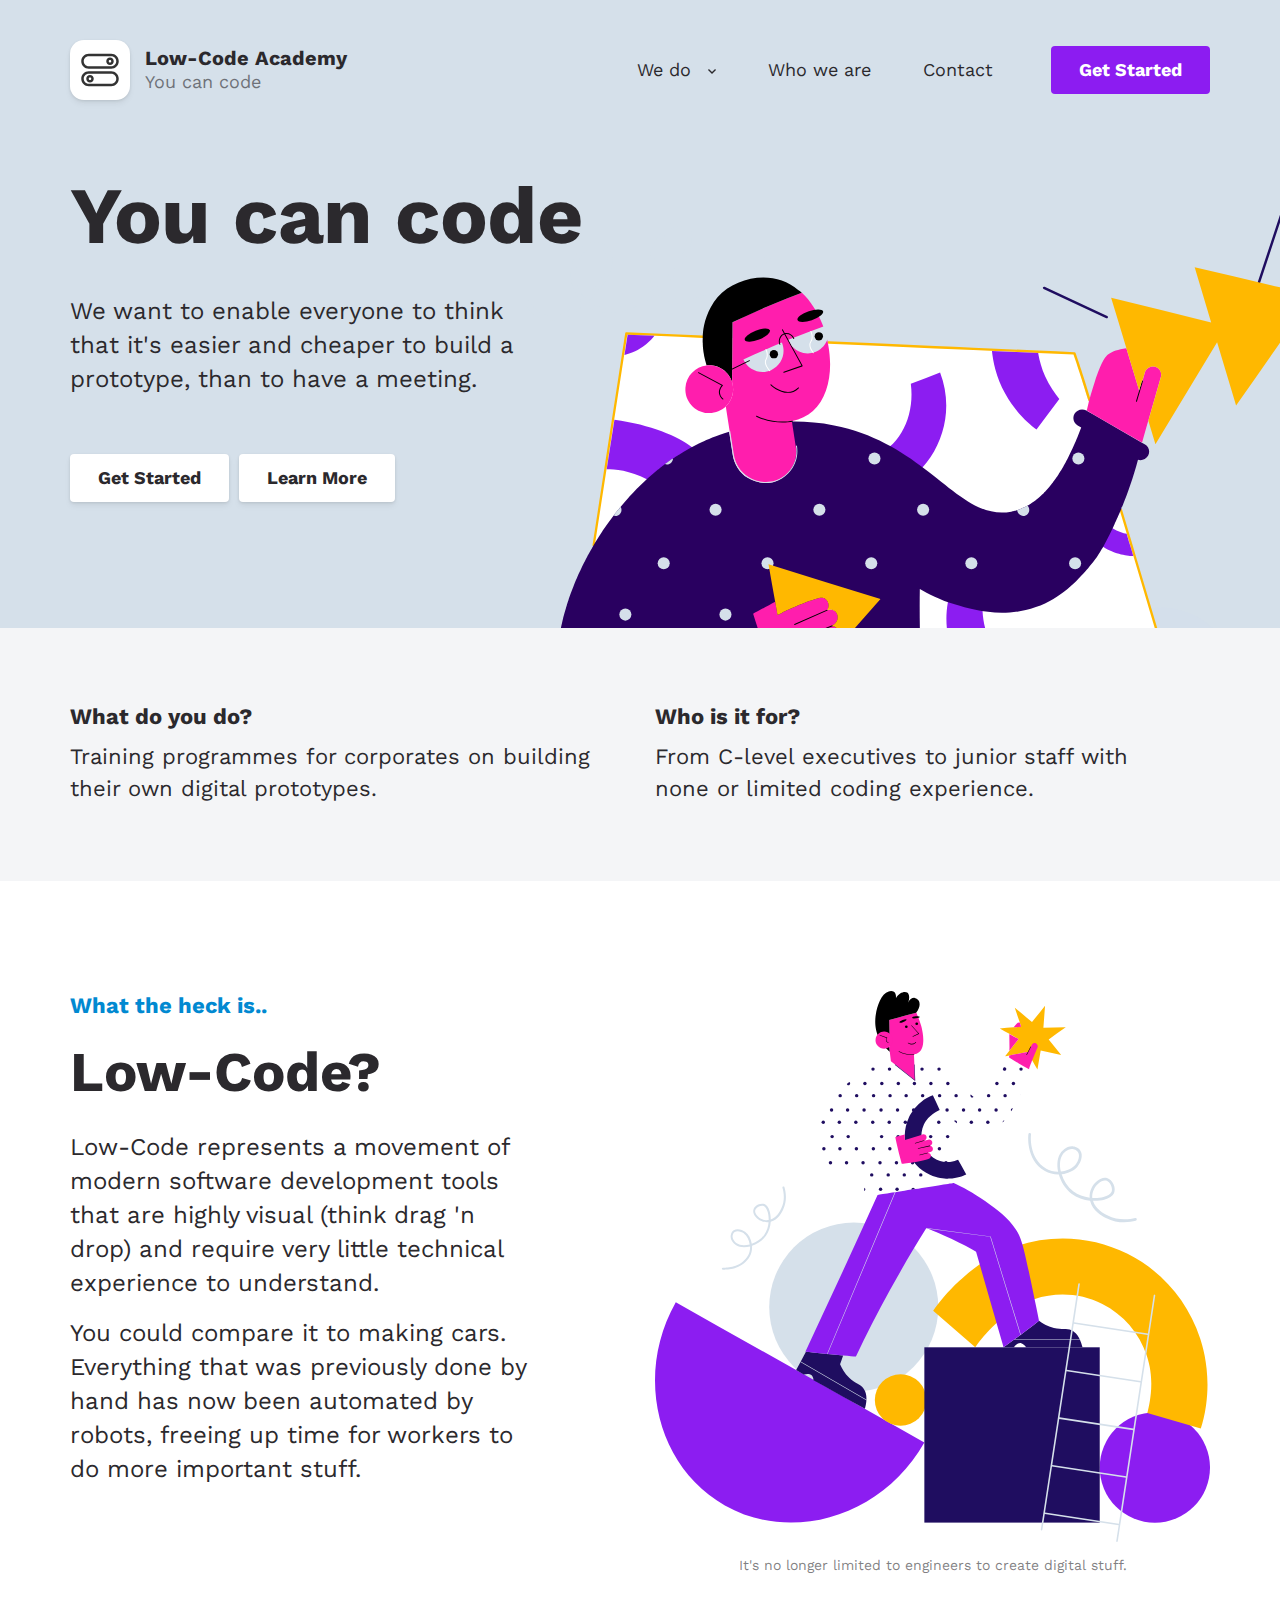
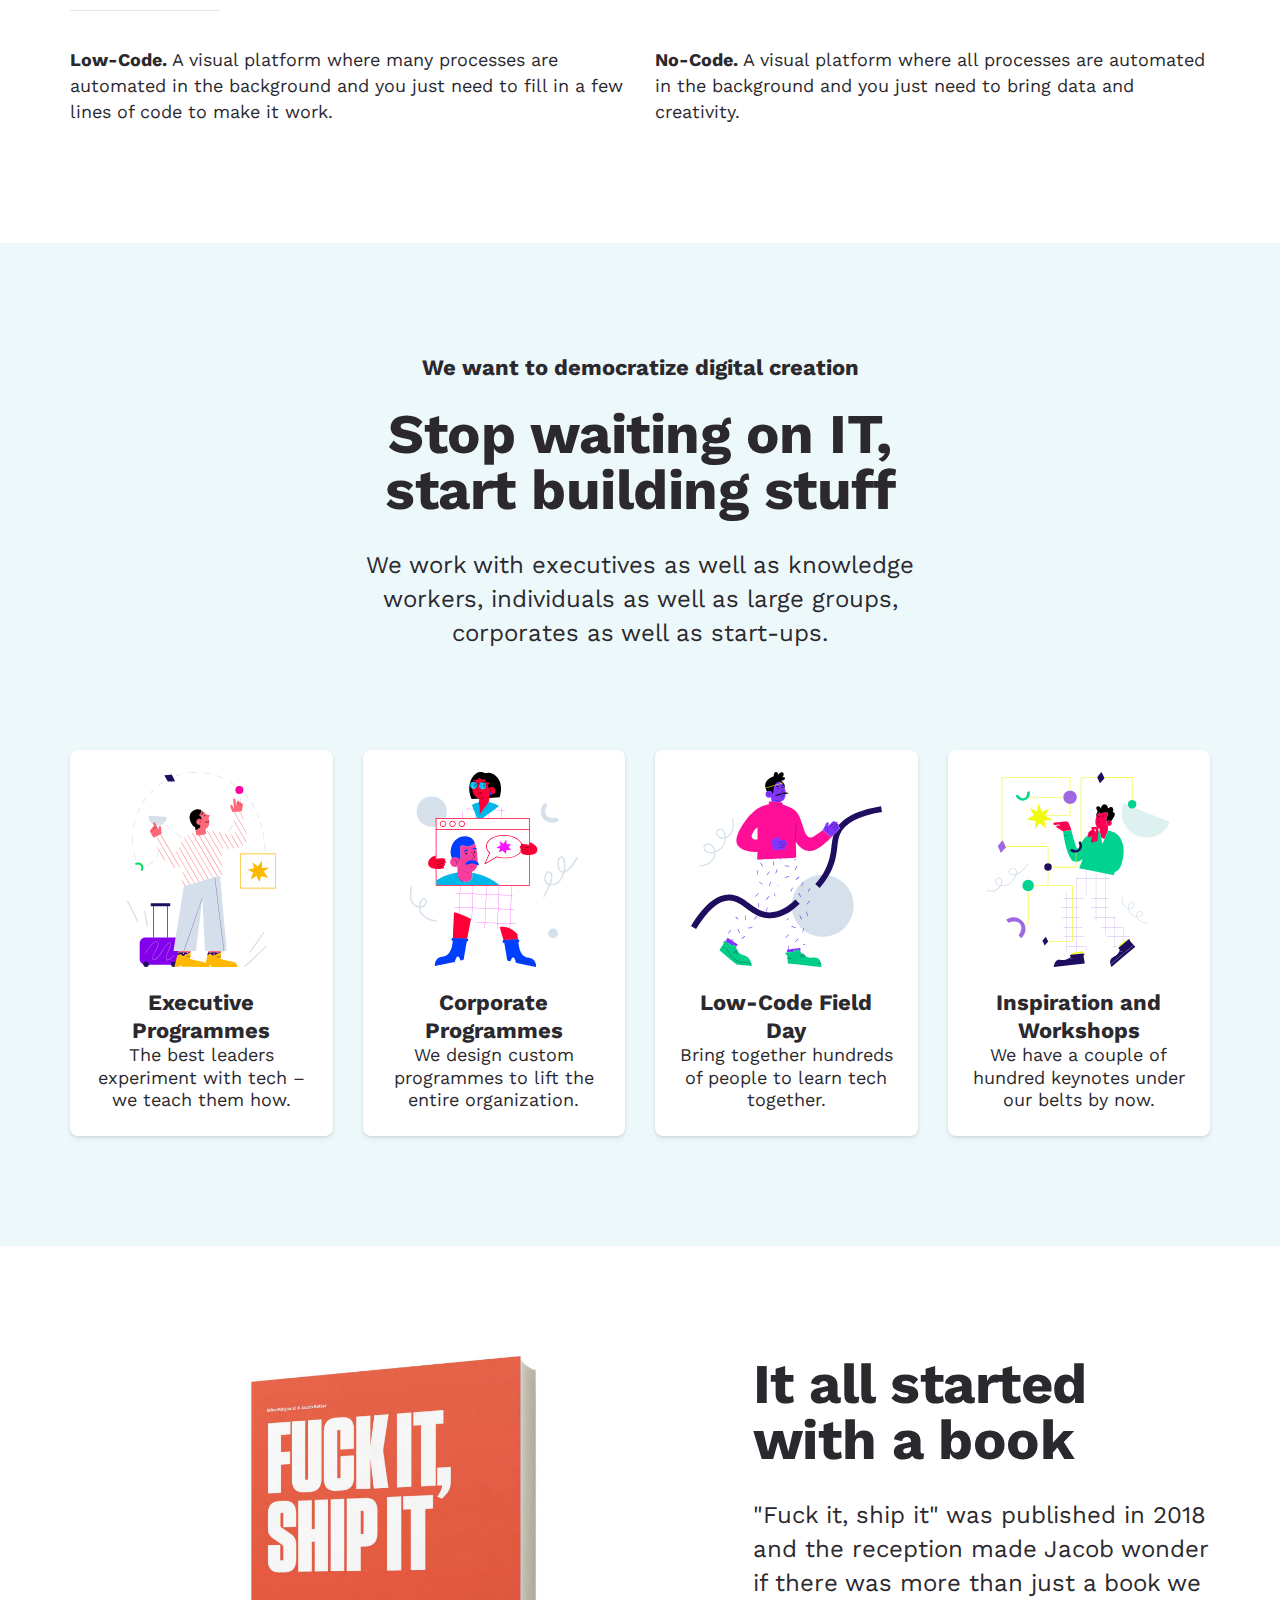
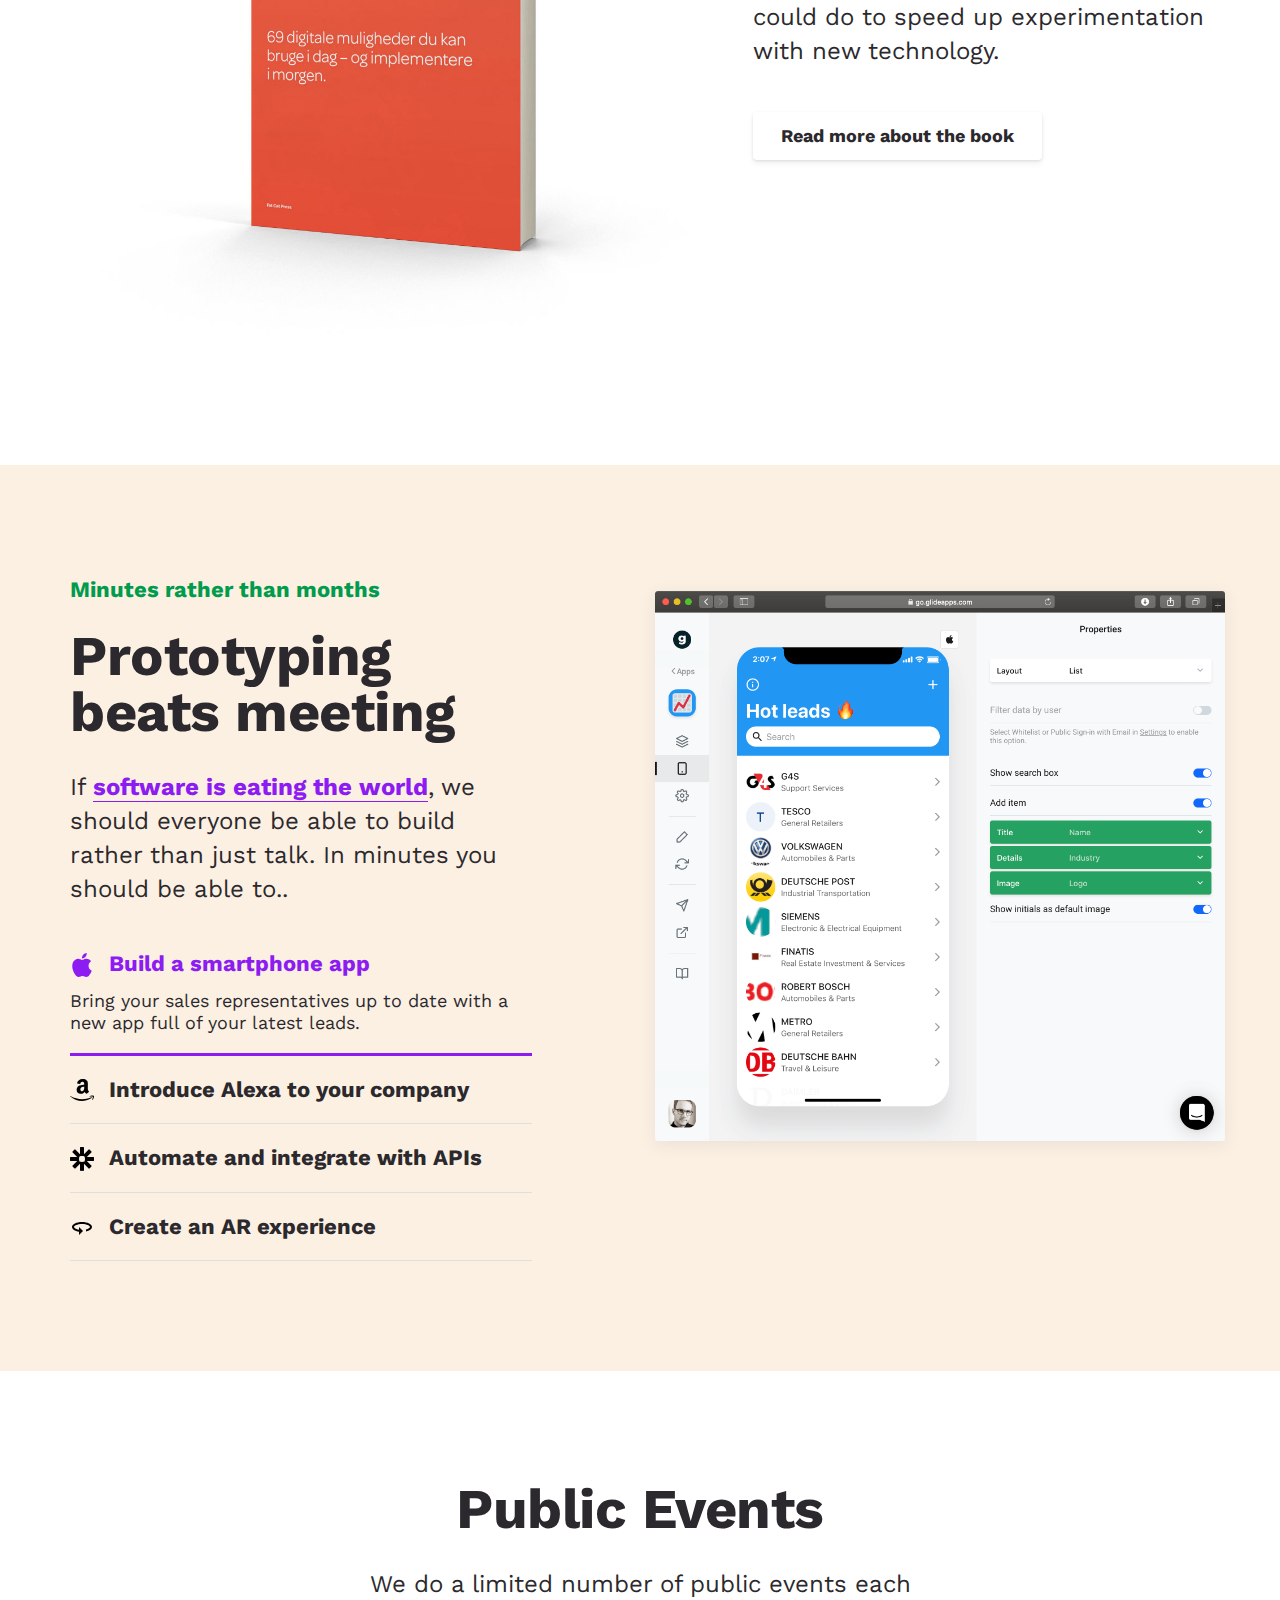
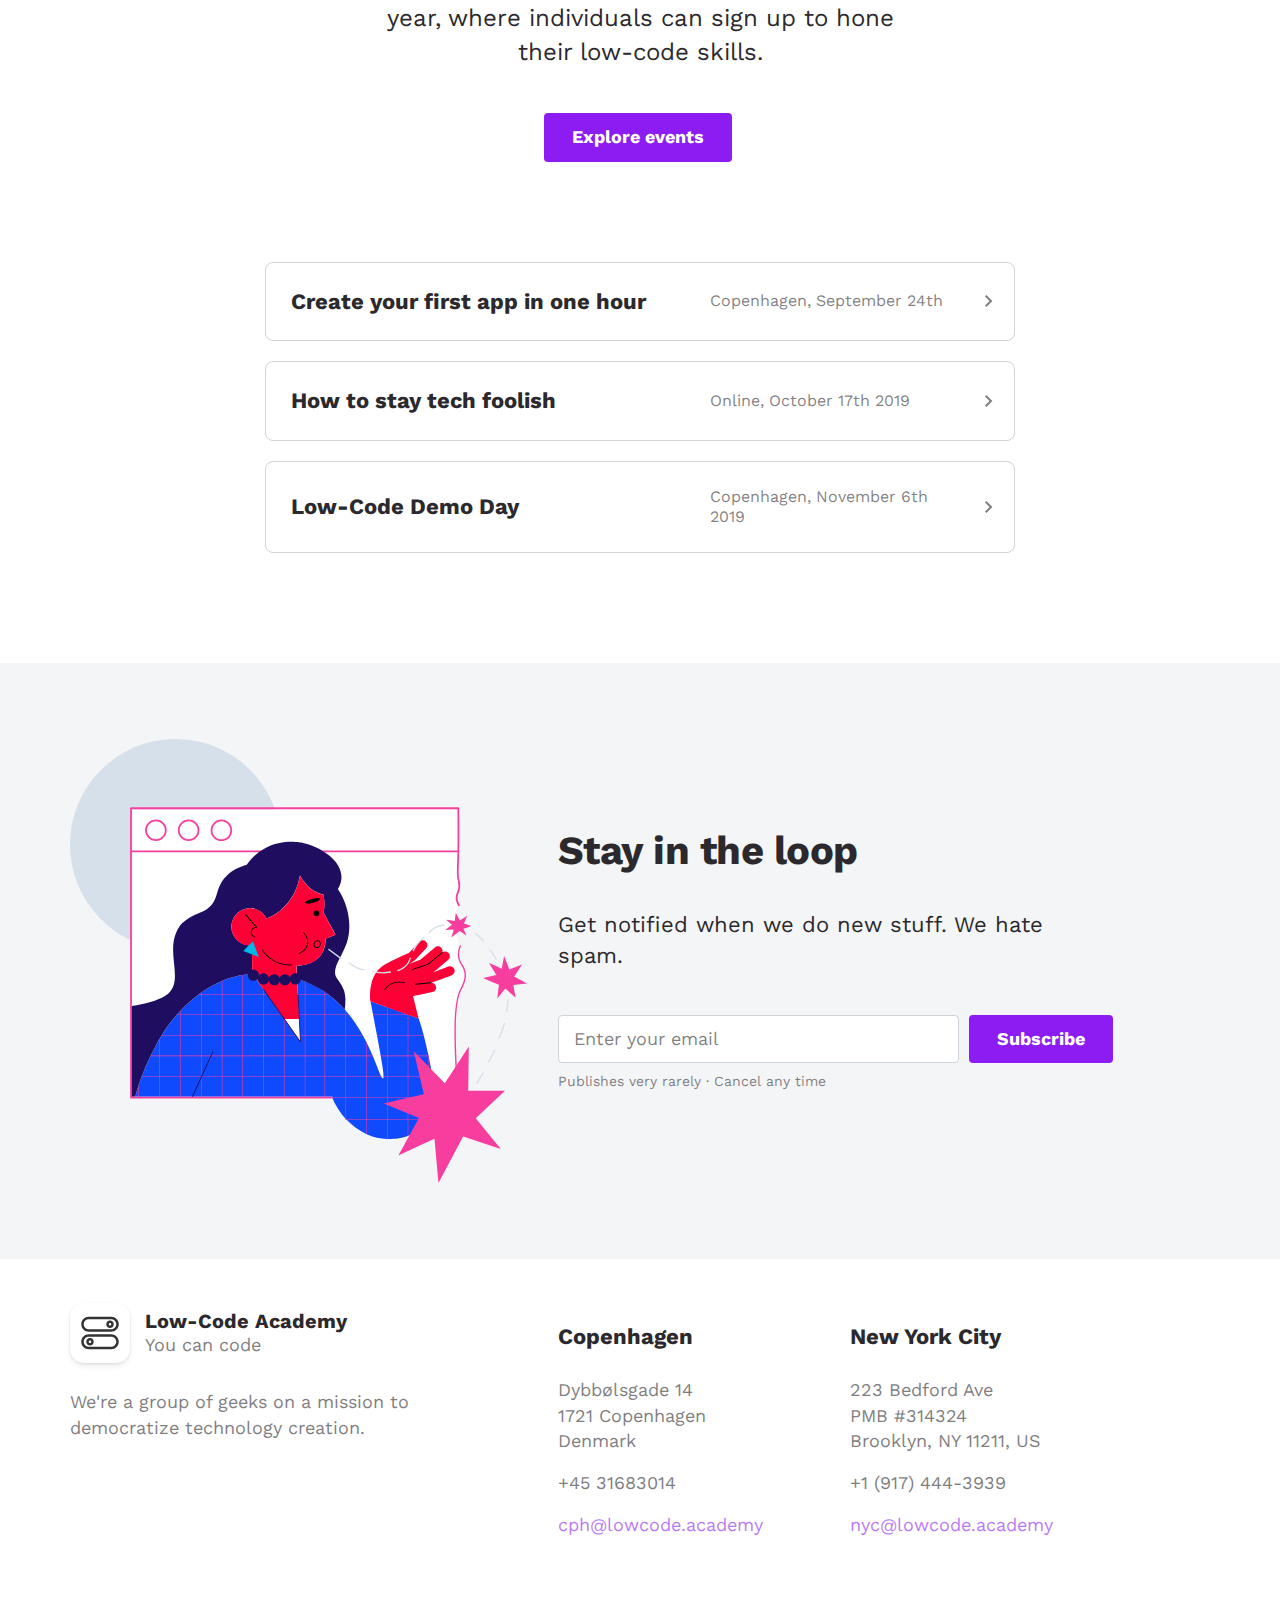
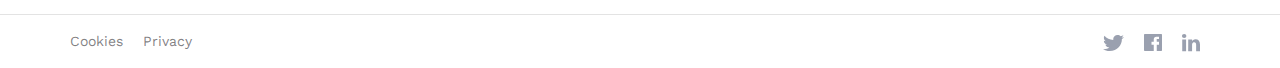
<file: index.html>
<!doctype html>
<html lang="en">
  <head>
    <meta charset="utf-8">
    <title>Low-Code Academy</title>
    <meta http-equiv="X-UA-Compatible" content="IE=Edge">
    <meta name="viewport" content="width=device-width, initial-scale=1">
    <meta name="theme-color" content="#fff">
    <meta name="format-detection" content="telephone=no">
    <link rel="apple-touch-icon" sizes="180x180" href="img/apple-touch-icon.png">
    <link rel="icon" type="image/png" sizes="32x32" href="img/favicon-32x32.png">
    <link rel="icon" type="image/png" sizes="16x16" href="img/favicon-16x16.png">
    <link rel="manifest" href="img/site.webmanifest">
    <link rel="mask-icon" href="img/safari-pinned-tab.svg" color="#2a505b">
    <meta name="msapplication-TileColor" content="#da532c">
    <meta name="theme-color" content="#ffffff">
    <link href="https://fonts.googleapis.com/css?family=Work+Sans:400,700" rel="stylesheet">
    <link rel="stylesheet" media="all" href="css/bootstrap.min.css">
    <link rel="stylesheet" media="all" href="css/lowcode.css">
    <meta name="description" content="">
    <!-- Twitter Card data -->
    <meta name="twitter:card" content="">
    <meta name="twitter:site" content="">
    <meta name="twitter:title" content="">
    <meta name="twitter:description" content="">
    <meta name="twitter:creator" content="">
    <meta name="twitter:image" content="">
    <!-- Open Graph data -->
    <meta property="og:title" content="">
    <meta property="og:type" content="article">
    <meta property="og:url" content="">
    <meta property="og:image" content="">
    <meta property="og:description" content="">
    <meta property="og:site_name" content="">
    <meta property="fb:admins" content="">
  </head>
  <body>
    <!-- BEGIN page -->
    <div class="page">
      <!-- BEGIN header -->
    <header class="header header-main">
      <div class="container">
        <nav class="navbar navbar-expand-lg">
          <a class="navbar-brand" href="/">
            <div class="navbar-logo">
              <img class="navbar-pic" src="img/logo.svg" alt="Low-Code Academy" style="padding:10px;">
            </div>
            <div class="navbar-group">
              <div class="navbar-title">Low-Code Academy</div>
              <div class="navbar-text">You can code</div>
            </div>
          </a>
          <button class="navbar-toggler" type="button" data-toggle="collapse" data-target="#navbarDropdown" aria-controls="navbarDropdown" aria-expanded="false" aria-label="Toggle navigation">
            <span class="navbar-toggler-icon"></span>
          </button>
          <div class="collapse navbar-collapse" id="navbarDropdown">
            <ul class="navbar-nav">

              <li class="nav-item">
                <a class="nav-link nav-link-drop" href="#">
                  <span>We do</span>
                  <svg class="nav-arrow" xmlns="http://www.w3.org/2000/svg" width="8" height="5" viewBox="0 0 8 5">
                    <polygon points=".94 0 4 3.09 7.06 0 8 .951 4 5 0 .951" />
                  </svg>
                </a>
                <div class="nav-drop">
                  <div class="row">
                    <div class="col-md-6">
                      <a class="nav-group" href="/executive-programmes/">
                        <div class="nav-title">Executive Programmes</div>
                        <div class="nav-text">Training in experimentation for the C-suite and beyond.</div>
                      </a>
                    </div>
                    <div class="col-md-6">
                      <a class="nav-group" href="/corporate-programmes/">
                        <div class="nav-title">Corporate Programmes</div>
                        <div class="nav-text">Tailor-made programmes to lift the entire organization.</div>
                      </a>
                    </div>
                    <div class="col-md-6">
                      <a class="nav-group" href="/field-day/">
                        <div class="nav-title">Low-Code Field Day</div>
                        <div class="nav-text">Train up to 1.000 people at the same time!</div>
                      </a>
                    </div>
                    <div class="col-md-6">
                      <a class="nav-group" href="/inspiration/">
                        <div class="nav-title">Inspiration</div>
                        <div class="nav-text">Experienced keynote speakers ready to rock.</div>
                      </a>
                    </div>
                    <div class="col-md-6">
                      <a class="nav-group" href="/events/">
                        <div class="nav-title">Public Events</div>
                        <div class="nav-text">A limited number of public events where everyone can join.</div>
                      </a>
                    </div>
                  </div>
                </div>
              </li>
                              <li class="nav-item">
                <a class="nav-link" href="/we-are/">Who we are</a>
              </li>
                              <li class="nav-item">
                <a class="nav-link" href="/contact/">Contact</a>
              </li>
            </ul>
            <a class="btn btn-primary" href="/get-started/">Get Started</a>
          </div>
        </nav>
      </div>
    </header>
    <!-- END header -->
      <!-- BEGIN inner -->
      <div class="inner">
        <div class="section section-main" style="background: #D5E0EA">
          <div class="container">
            <div class="section-body">
              <h1 class="title">You can code</h1>
              <div class="text">We want to enable everyone to think that it's easier and cheaper to build a prototype, than to have a meeting.</div>
              <div class="btn-group-simple">
                <button class="btn btn-secondary">Get Started</button>
                <button class="btn btn-secondary">Learn More</button>
              </div>
              <div class="preview">
                <img class="preview-pic" src="img/illustrations/nocomments/5_coming_soon.svg" alt="Foundation">
              </div>
            </div>
          </div>
        </div>
        <div class="section section-sm section-gray">
          <div class="container">
            <div class="row">
              <div class="col-md-6 mb-5 mb-lg-0">
                <div class="about">
                  <h4 class="about-title">What do you do?</h4>
                  <div class="about-text">Training programmes for corporates on building their own digital prototypes.</div>
                </div>
              </div>
              <div class="col-md-6">
                <div class="about">
                  <h4 class="about-title">Who is it for?</h4>
                  <div class="about-text">From C-level executives to junior staff with none or limited coding experience.</div>
                </div>
              </div>
            </div>
          </div>
        </div>

<div class="section">
          <div class="container">
            <div class="row">
              <div class="col-md-6 mb-5 mb-lg-0">
                <div class="wrap">
                  <div class="theme" style="color: #0189D1">What the heck is..</div>
                  <div class="title title-2">Low-Code?</div>
                  <div class="text"><p>Low-Code represents a movement of modern software development tools that are highly visual (think drag 'n drop) and require very little technical experience to understand.</p>
                    <p>You could compare it to making cars. Everything that was previously done by hand has now been automated by robots, freeing up time for workers to do more important stuff.</p></div>

                </div>
              </div>
              <div class="col-md-6">
                <figure class="preview">
                  <img class="preview-pic" src="img/illustrations/nocomments/18_page_under_construction.svg" alt="">
                  <figcaption class="preview-figcaption">It's no longer limited to engineers to create digital stuff.</figcaption>
                </figure>
              </div>
            </div>
            <div class="hr"></div>
            <div class="row">
              <div class="col-md-6 mb-5 mb-lg-0">
                <div class="benefit">
                  <div class="benefit-content"><strong>Low-Code.</strong> A visual platform where many processes are automated in the background and you just need to fill in a few lines of code to make it work.</div>
                </div>
              </div>
              <div class="col-md-6 mb-5 mb-lg-0">
                <div class="benefit">
                  <div class="benefit-content"><strong>No-Code.</strong> A visual platform where all processes are automated in the background and you just need to bring data and creativity.</div>

                </div>
              </div>

            </div>
          </div>
        </div>





                 <div class="section" style="background: #EDF8FB">
                  <div class="container">
                    <div class="center">
                      <div class="theme">We want to democratize digital creation</div>
                      <div class="title title-2">Stop waiting on IT, start building stuff</div>
                      <div class="text">We work with executives as well as knowledge workers, individuals as well as large groups, corporates as well as start-ups.</div>

                    </div>
                    <div class="row audience">
                      <div class="col-lg-3 col-md-6 mb-3 mb-lg-0">
                        <a href="/executive-programmes/" class="audience-item">
                          <div class="audience-preview">
                            <img class="audience-pic" src="img/illustrations/nocomments/14_location.svg" style="max-height:100%" alt="">
                          </div>
                          <div class="audience-title">Executive Programmes</div>
                            <div class="audience-content">The best leaders experiment with tech – we teach them how.</div>
                        </a>
                      </div>
                      <div class="col-lg-3 col-md-6 mb-3 mb-lg-0">
                        <a href="/corporate-programmes/" class="audience-item">
                          <div class="audience-preview">
                            <img class="audience-pic" src="img/illustrations/nocomments/4_welcome.svg" style="max-height:100%;" alt="">
                          </div>
                          <div class="audience-title">Corporate Programmes</div>
                            <div class="audience-content">We design custom programmes to lift the entire organization.</div>
                        </a>
                      </div>
                      <div class="col-lg-3 col-md-6 mb-3 mb-lg-0">
                        <a href="/field-day/" class="audience-item">
                          <div class="audience-preview">
                            <img class="audience-pic" src="img/illustrations/nocomments/1_done.svg" style="max-height:100%" alt="">
                          </div>
                          <div class="audience-title">Low-Code Field Day</div>
                            <div class="audience-content">Bring together hundreds of people to learn tech together.</div>
                        </a>
                      </div>
                      <div class="col-lg-3 col-md-6 mb-md-3 mb-lg-0">
                        <a href="/inspiration/" class="audience-item">
                          <div class="audience-preview">
                            <img class="audience-pic" src="img/illustrations/nocomments/8_searching.svg" style="max-height:100%" alt="">
                          </div>
                                            <div class="audience-title">Inspiration and Workshops</div>
                            <div class="audience-content">We have a couple of hundred keynotes under our belts by now.</div>
                        </a>
                      </div>
                    </div>
                  </div>
                </div>




        <div class="section">
          <div class="container">
            <div class="row">
              <div class="col-md-7">
                <figure class="preview">
                  <img class="preview-pic" src="img/fisi.jpg" alt="">
                </figure>
              </div>
              <div class="col-md-5 mb-0 mb-lg-0">
                <div class="wrap">

                  <div class="title title-2">It all started with a book</div>
                  <div class="text">"Fuck it, ship it" was published in 2018 and the reception made Jacob wonder if there was more than just a book we could do to speed up experimentation with new technology.</div>
                  <a class="btn btn-secondary" href="https://fckitshipit.dk">Read more about the book</a>
                </div>
              </div>

            </div>



          </div>
        </div>




                <div class="section" style="background: #FCF0E3">
                  <div class="container">
                    <div class="row">
                      <div class="col-md-6 mb-5 mb-lg-0">
                        <div class="wrap">
                          <div class="theme" style="color: #009B4D">Minutes rather than months</div>
                          <h2 class="title title-2">Prototyping beats meeting</h2>
                          <div class="text">If <a href="https://a16z.com/2011/08/20/why-software-is-eating-the-world/" class="link">software is eating the world</a>, we should everyone be able to build rather than just talk. In minutes you should be able to..</div>
                          <div class="accordion">
                            <div class="accordion-item active">
                              <div class="accordion-head">
                                <div class="accordion-icon">
                                  <svg xmlns="http://www.w3.org/2000/svg" width="24" height="24" viewBox="0 0 24 24">
                                    <path d="M7.078 23.55c-.473-.316-.893-.703-1.244-1.15-.383-.463-.738-.95-1.064-1.454-.766-1.12-1.365-2.345-1.78-3.636-.5-1.502-.743-2.94-.743-4.347 0-1.57.34-2.94 1.002-4.09.49-.9 1.22-1.653 2.1-2.182.85-.53 1.84-.82 2.84-.84.35 0 .73.05 1.13.15.29.08.64.21 1.07.37.55.21.85.34.95.37.32.12.59.17.8.17.16 0 .39-.05.645-.13.145-.05.42-.14.81-.31.386-.14.692-.26.935-.35.37-.11.728-.21 1.05-.26.39-.06.777-.08 1.148-.05.71.05 1.36.2 1.94.42 1.02.41 1.843 1.05 2.457 1.96-.26.16-.5.346-.725.55-.487.43-.9.94-1.23 1.505-.43.77-.65 1.64-.644 2.52.015 1.083.29 2.035.84 2.86.387.6.904 1.114 1.534 1.536.31.21.582.355.84.45-.12.375-.252.74-.405 1.1-.347.807-.76 1.58-1.25 2.31-.432.63-.772 1.1-1.03 1.41-.402.48-.79.84-1.18 1.097-.43.285-.935.436-1.452.436-.35.015-.7-.03-1.034-.127-.29-.095-.576-.202-.856-.323-.293-.134-.596-.248-.905-.34-.38-.1-.77-.148-1.164-.147-.4 0-.79.05-1.16.145-.31.088-.61.196-.907.325-.42.175-.695.29-.855.34-.324.096-.656.154-.99.175-.52 0-1.004-.15-1.486-.45zm6.854-18.46c-.68.34-1.326.484-1.973.436-.1-.646 0-1.31.27-2.037.24-.62.56-1.18 1-1.68.46-.52 1.01-.95 1.63-1.26.66-.34 1.29-.52 1.89-.55.08.68 0 1.35-.25 2.07-.228.64-.568 1.23-1 1.76-.435.52-.975.95-1.586 1.26z"/>
                                  </svg>
                                </div>
                                <div class="accordion-title">Build a smartphone app</div>
                              </div>
                              <div class="accordion-body">
                                <div class="accordion-text">Bring your sales representatives up to date with a new app full of your latest leads.</div>
                                <div class="accordion-preview">
                                  <img class="accordion-pic" src="img/glide.png" alt="">
                                </div>
                              </div>
                            </div>
                            <div class="accordion-item">
                              <div class="accordion-head">
                                <div class="accordion-icon">
                                  <svg xmlns="http://www.w3.org/2000/svg" width="24" height="24" viewBox="0 0 24 24">
                                    <path d="M.045 18.02c.072-.116.187-.124.348-.022 3.636 2.11 7.594 3.166 11.87 3.166 2.852 0 5.668-.533 8.447-1.595l.315-.14c.138-.06.234-.1.293-.13.226-.088.39-.046.525.13.12.174.09.336-.12.48-.256.19-.6.41-1.006.654-1.244.743-2.64 1.316-4.185 1.726-1.53.406-3.045.61-4.516.61-2.265 0-4.41-.396-6.435-1.187-2.02-.794-3.82-1.91-5.43-3.35-.1-.074-.15-.15-.15-.22 0-.047.02-.09.05-.13zm6.565-6.218c0-1.005.247-1.863.743-2.577.495-.71 1.17-1.25 2.04-1.615.796-.335 1.756-.575 2.912-.72.39-.046 1.033-.103 1.92-.174v-.37c0-.93-.105-1.558-.3-1.875-.302-.43-.78-.65-1.44-.65h-.182c-.48.046-.896.196-1.246.46-.35.27-.575.63-.675 1.096-.06.3-.206.465-.435.51l-2.52-.315c-.248-.06-.372-.18-.372-.39 0-.046.007-.09.022-.15.247-1.29.855-2.25 1.82-2.88.976-.616 2.1-.975 3.39-1.05h.54c1.65 0 2.957.434 3.888 1.29.135.15.27.3.405.48.12.165.224.314.283.45.075.134.15.33.195.57.06.254.105.42.135.51.03.104.062.3.076.615.01.313.02.493.02.553v5.28c0 .376.06.72.165 1.036.105.313.21.54.315.674l.51.674c.09.136.136.256.136.36 0 .12-.06.226-.18.314-1.2 1.05-1.86 1.62-1.963 1.71-.165.135-.375.15-.63.045-.195-.166-.375-.332-.526-.496l-.31-.347c-.06-.074-.166-.21-.317-.42l-.3-.435c-.81.886-1.603 1.44-2.4 1.665-.494.15-1.093.227-1.83.227-1.11 0-2.04-.343-2.76-1.034-.72-.69-1.08-1.665-1.08-2.94l-.05-.076zm3.753-.438c0 .566.14 1.02.425 1.364.285.34.675.512 1.155.512.045 0 .106-.007.195-.02.09-.016.134-.023.166-.023.614-.16 1.08-.553 1.424-1.178.165-.28.285-.58.36-.91.09-.32.12-.59.135-.8.015-.195.015-.54.015-1.005v-.54c-.84 0-1.484.06-1.92.18-1.275.36-1.92 1.17-1.92 2.43l-.035-.02zm9.162 7.027c.03-.06.075-.11.132-.17.362-.243.714-.41 1.05-.5.55-.133 1.09-.222 1.612-.24.14-.012.28 0 .41.03.65.06 1.05.168 1.172.33.063.09.09.228.09.39v.15c0 .51-.14 1.11-.415 1.8-.278.69-.664 1.248-1.156 1.68-.073.06-.14.09-.197.09-.03 0-.06 0-.09-.012-.09-.044-.107-.12-.064-.24.54-1.26.806-2.143.806-2.64 0-.15-.03-.27-.087-.344-.145-.166-.55-.257-1.224-.257-.243 0-.533.016-.87.046-.363.045-.7.09-1 .135-.09 0-.148-.014-.18-.044-.03-.03-.036-.047-.02-.077 0-.017.006-.03.02-.063v-.06z"/>
                                  </svg>
                                </div>
                                <div class="accordion-title">Introduce Alexa to your company</div>
                              </div>
                              <div class="accordion-body">
                                <div class="accordion-text">Develop a voice skill for Amazon Alexa, where any customer can order products by just speaking to their smart device.</div>
                                <div class="accordion-preview">
                                  <img class="accordion-pic" src="img/voiceflow.png" alt="">
                                </div>
                              </div>
                            </div>

                            <div class="accordion-item">
                              <div class="accordion-head">
                                <div class="accordion-icon">
                                  <svg xmlns="http://www.w3.org/2000/svg" width="24" height="24" viewBox="0 0 24 24">
        <path d="M15 12.004c0 .893-.165 1.746-.461 2.535-.787.297-1.643.461-2.535.461h-.009c-.893 0-1.745-.165-2.534-.461C9.164 13.75 9 12.896 9 12.004v-.009c0-.893.164-1.745.461-2.534C10.25 9.164 11.103 9 11.995 9h.009c.893 0 1.748.164 2.535.462.297.788.461 1.641.461 2.535v.007zM23.835 10H16.83l4.948-4.952c-.39-.548-.82-1.06-1.295-1.533-.473-.474-.985-.907-1.53-1.296l-4.954 4.949V.165C13.35.061 12.686 0 12.004 0h-.01c-.68 0-1.346.061-1.995.165V7.17l-4.95-4.949c-.549.386-1.06.821-1.534 1.294-.474.474-.908.987-1.296 1.533L7.168 10H.165S0 11.316 0 11.995v.009c0 .68.061 1.348.165 1.995H7.17l-4.949 4.952c.777 1.096 1.733 2.051 2.827 2.83L10 16.831v7.004c.648.105 1.313.165 1.991.165h.017c.679 0 1.344-.06 1.991-.165v-7.004l4.952 4.95c.548-.375 1.06-.812 1.529-1.29h.005c.473-.465.906-.976 1.296-1.531l-4.95-4.949h7.004c.105-.645.165-1.304.165-1.98V12c0-.678-.06-1.343-.165-1.99"/>
                                  </svg>
                                </div>
                                <div class="accordion-title">Automate and integrate with APIs</div>
                              </div>
                              <div class="accordion-body">
                                <div class="accordion-text">Make sure that every time someone signs up for a new e-learning product, they are automatically added to Litmos right away.</div>
                                <div class="accordion-preview">
                                  <img class="accordion-pic" src="img/zapier.png" alt="">
                                </div>
                              </div>
                            </div>

                            <div class="accordion-item">
                              <div class="accordion-head">
                                <div class="accordion-icon">
                                  <svg xmlns="http://www.w3.org/2000/svg" width="24" height="24" viewBox="0 0 24 24">
                                    <path d="M12 7C6.48 7 2 9.24 2 12c0 2.24 2.94 4.13 7 4.77V20l4-4-4-4v2.73c-3.15-.56-5-1.9-5-2.73 0-1.06 3.04-3 8-3s8 1.94 8 3c0 .73-1.46 1.89-4 2.53v2.05c3.53-.77 6-2.53 6-4.58 0-2.76-4.48-5-10-5z"/><path fill="none" d="M0 0h24v24H0z"/>
                                  </svg>
                                </div>
                                <div class="accordion-title">Create an AR experience</div>
                              </div>
                              <div class="accordion-body">
                                <div class="accordion-text">Create an immersive Augmented Reality (AR) experience for your customers to experience your products in new ways.</div>
                                <div class="accordion-preview">
                                  <img class="accordion-pic" src="img/torch.png" alt="">
                                </div>
                              </div>
                            </div>
                          </div>
                        </div>
                      </div>
                    </div>
                  </div>
                </div>




        <div class="section">
          <div class="container">
            <div class="center">
              <div class="title title-2">Public Events</div>
              <div class="text">We do a limited number of public events each year, where individuals can sign up to hone their low-code skills.</div>
              <div class="btn-group-simple">
                <button class="btn btn-primary">Explore events</button>
              </div>
            </div>
            <div class="vacancy">
              <a href="#" class="vacancy-item">
                <div class="vacancy-title">Create your first app in one hour</div>
                <div class="vacancy-text">Copenhagen, September 24th</div>
                <div class="vacancy-arrow">
                  <svg xmlns="http://www.w3.org/2000/svg" width="8" height="12" viewBox="0 0 8 12">
                    <polygon points="0 10.59 4.58 6 0 1.41 1.41 0 7.41 6 1.41 12" />
                  </svg>
                </div>
              </a>
              <a href="#" class="vacancy-item">
                <div class="vacancy-title">How to stay tech foolish</div>
                <div class="vacancy-text">Online, October 17th 2019</div>
                <div class="vacancy-arrow">
                  <svg xmlns="http://www.w3.org/2000/svg" width="8" height="12" viewBox="0 0 8 12">
                    <polygon points="0 10.59 4.58 6 0 1.41 1.41 0 7.41 6 1.41 12" />
                  </svg>
                </div>
              </a>
              <a href="#" class="vacancy-item">
                <div class="vacancy-title">Low-Code Demo Day</div>
                <div class="vacancy-text">Copenhagen, November 6th 2019</div>
                <div class="vacancy-arrow">
                  <svg xmlns="http://www.w3.org/2000/svg" width="8" height="12" viewBox="0 0 8 12">
                    <polygon points="0 10.59 4.58 6 0 1.41 1.41 0 7.41 6 1.41 12" />
                  </svg>
                </div>
              </a>
            </div>
          </div>
        </div>



        <div class="section section-sm section-gray">
          <div class="container">
            <div class="row align-items-center">
              <div class="col-md-5 mb-4 mb-lg-0">
                <figure class="preview">
                  <img class="preview-pic" src="img/illustrations/nocomments/12_message_sent.svg" alt="">
                </figure>
              </div>
              <div class="col-md-7 col-xl-6">
                <div class="title title-3">Stay in the loop</div>
                <div class="text text-sm">Get notified when we do new stuff. We hate spam.</div>
                <div class="subscribe">
                  <form class="subscribe-form">
                    <div class="form-group">
                      <input class="form-control" type="email" placeholder="Enter your email" required="">
                    </div>
                    <button class="btn btn-primary" type="submit">Subscribe</button>
                  </form>
                  <div class="subscribe-content">Publishes very rarely · Cancel any time</div>
                </div>
              </div>
            </div>
          </div>
        </div>
      </div>

      <!-- END inner -->
      <!-- BEGIN footer -->
      <footer class="footer">
        <div class="footer-section">
          <div class="container">
            <div class="row">
              <div class="col-lg-5 mb-3 mb-lg-0">
                <a class="navbar-brand" href="/">
                  <div class="navbar-logo">
                    <img class="navbar-pic" src="img/logo.svg" alt="Low-Code Academy" style="padding:10px;">
                  </div>
                  <div class="navbar-group">
                    <div class="navbar-title">Low-Code Academy</div>
                    <div class="navbar-text">You can code</div>
                  </div>
                </a>
                <div class="footer-text">We're a group of geeks on a mission to democratize technology creation.</div>

              </div>
              <div class="hr"></div>
              <div class="col-lg-3 col-md-6 mb-3 mb-lg-0">
                <div class="footer-category">Copenhagen</div>
<div class="footer-text"><p>Dybbølsgade 14<br />1721 Copenhagen<br />Denmark</p><p>+45 31683014</p><p><a href="mailto:cph@lowcode.academy">cph@lowcode.academy</a></div>
              </div>
              <div class="col-lg-3 col-md-6 mb-md-3 mb-lg-0">
                <div class="footer-category">New York City</div>
<div class="footer-text"><p>223 Bedford Ave<br />PMB #314324<br />Brooklyn, NY 11211, US<p>+1 (917) 444-3939</p><p><a href="mailto:nyc@lowcode.academy">nyc@lowcode.academy</a></div>

              </div>
            </div>
          </div>
        </div>
        <div class="footer-down">
          <div class="container">
            <div class="row align-items-center">
              <div class="col-lg-6">
                <nav class="footer-nav">
                  <a href="#" class="footer-link">Cookies</a>
                  <a href="#" class="footer-link">Privacy</a>
                </nav>
              </div>
              <div class="col-lg-6">
                <div class="socials">
                  <a class="socials-item" href="#">
                    <img class="socials-pic" src="img/icon-twitter.svg" alt="Twitter">
                  </a>
                  <a class="socials-item" href="#">
                    <img class="socials-pic" src="img/icon-facebook.svg" alt="Facebook">
                  </a>
                  <a class="socials-item" href="#">
                    <img class="socials-pic" src="img/icon-linkedin.svg" alt="LinkedIn">
                  </a>
                </div>
              </div>
            </div>
          </div>
        </div>
      </footer>
      <!-- END footer -->
    </div>
    <!-- END page -->
    <!-- BEGIN scripts -->
    <script src="js/lib/jquery-3.3.1.min.js"></script>
    <script src="js/lib/bootstrap.min.js"></script>
    <script src="js/lowcode.js"></script>
    <!-- END scripts -->
  </body>
</html>
</file>
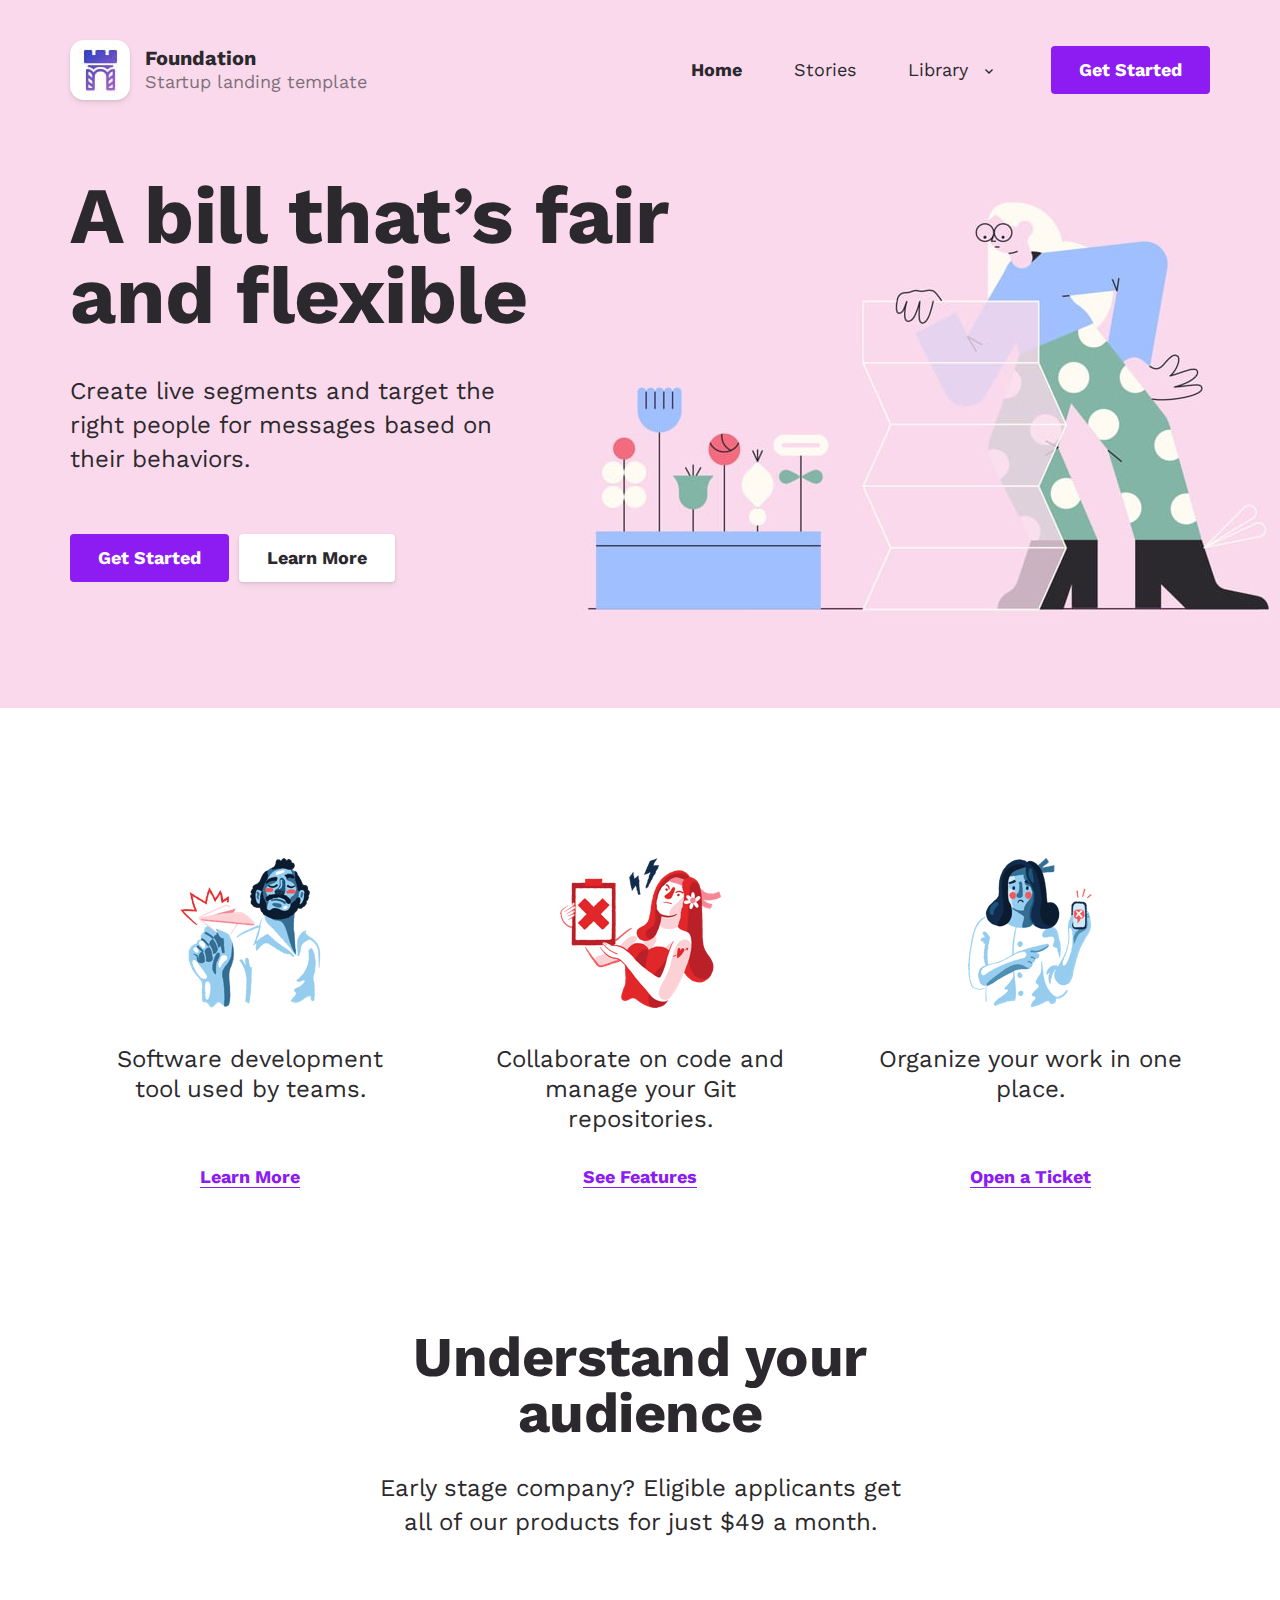
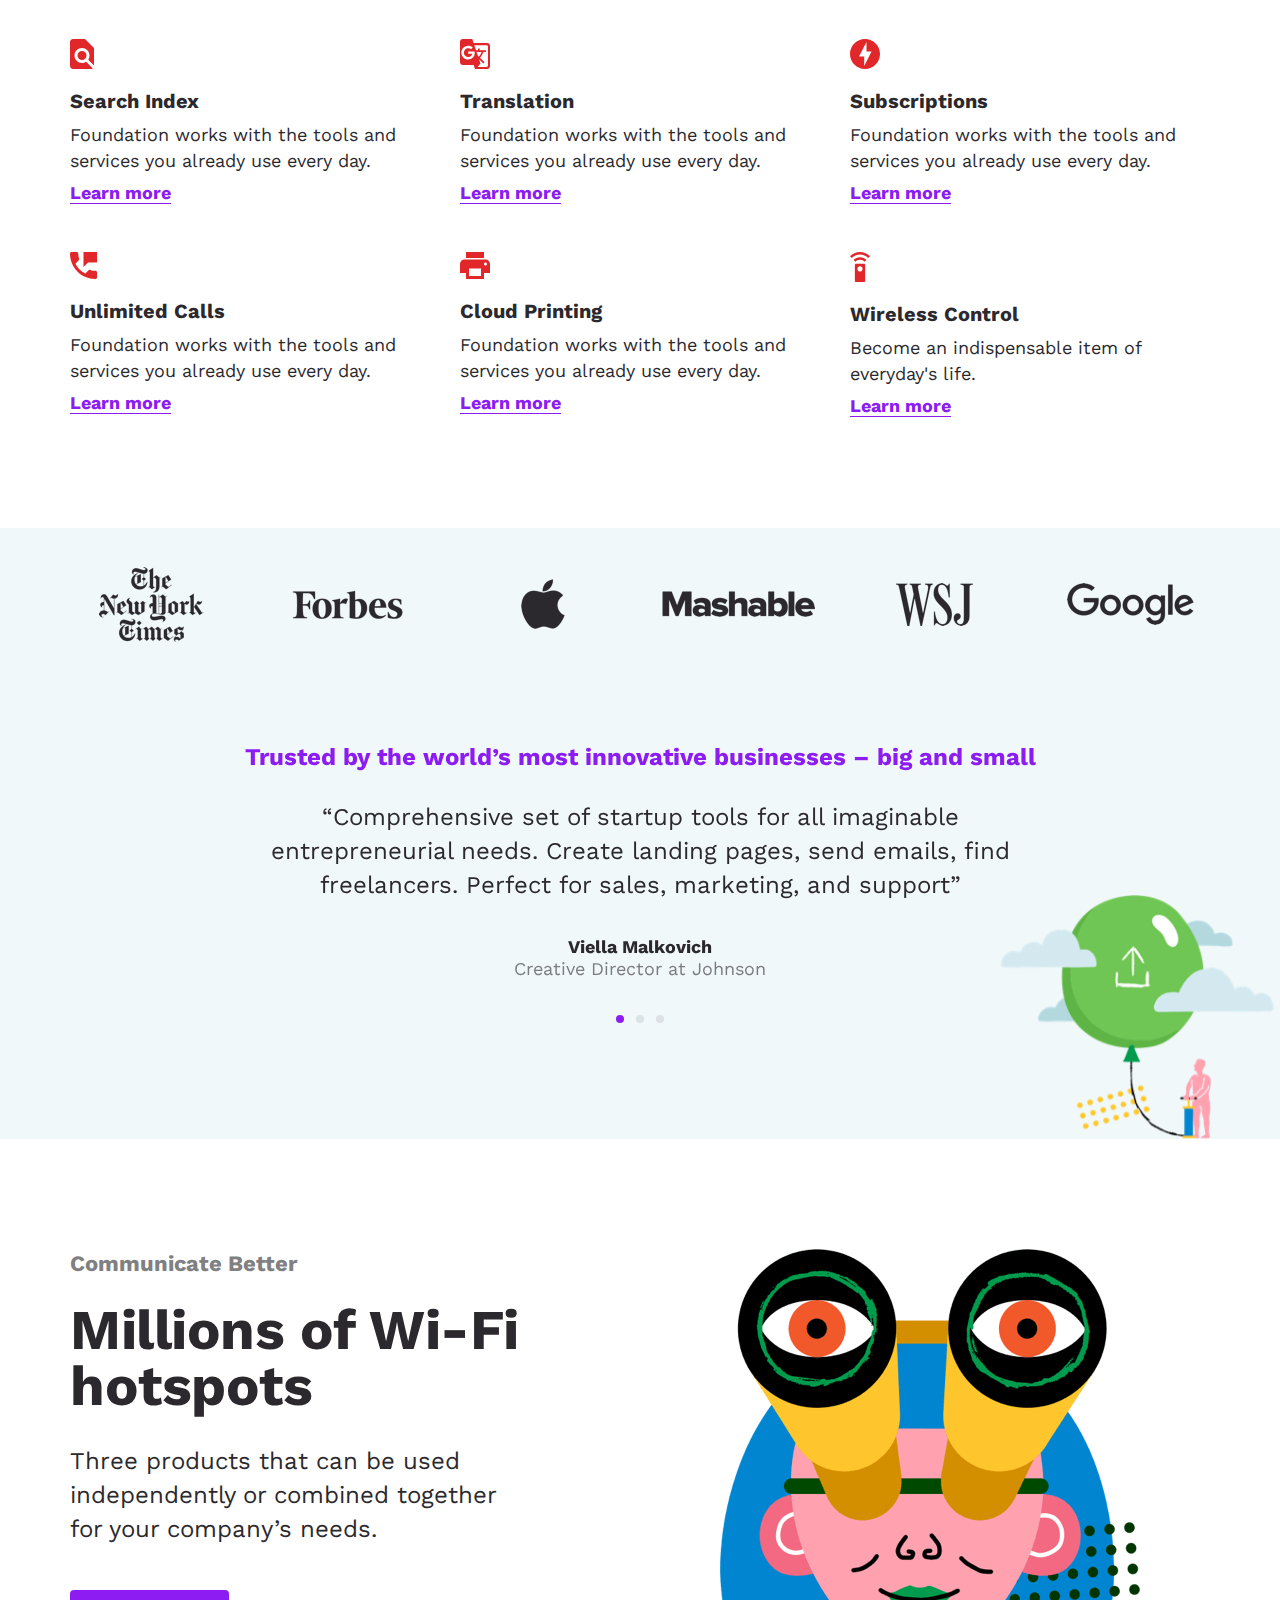
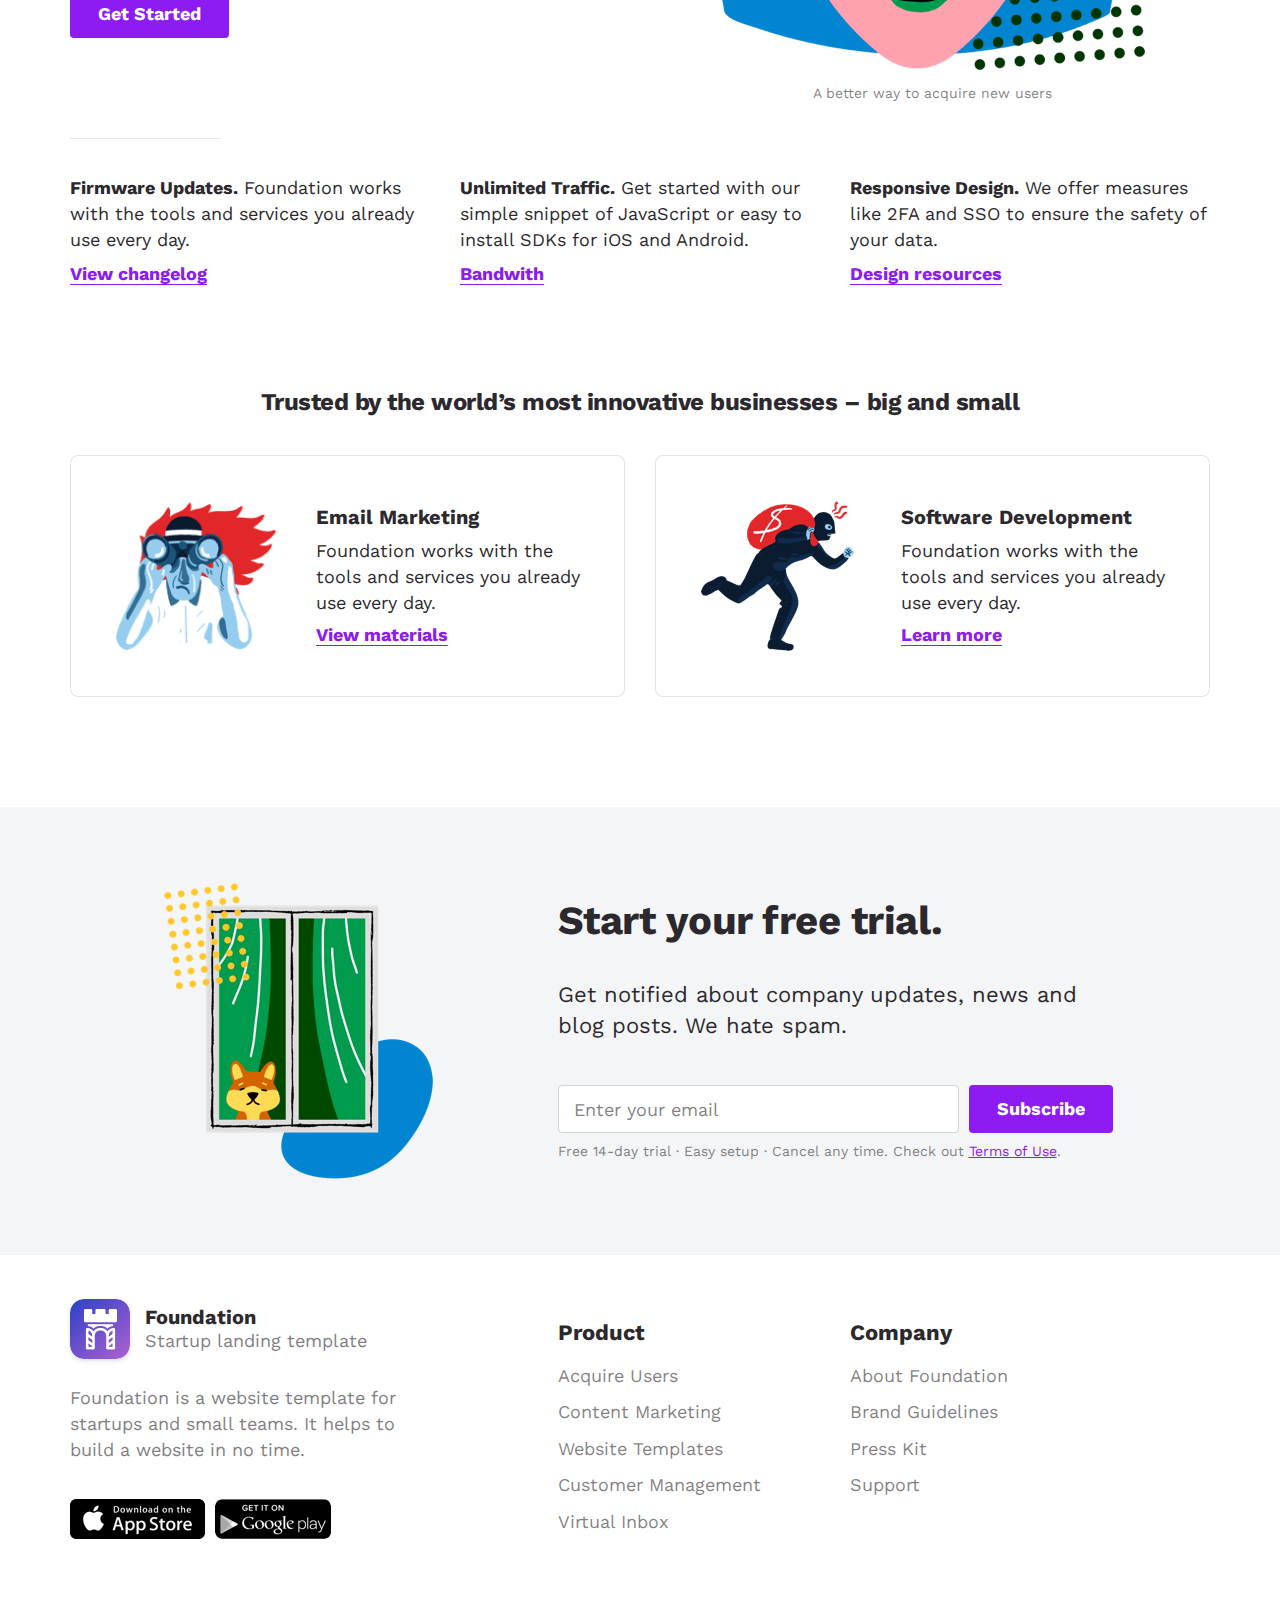
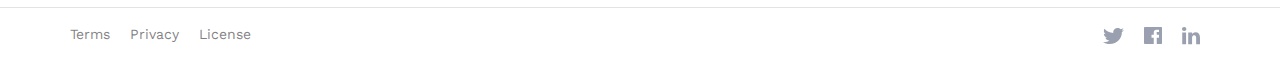
<file: additional.html>
<!doctype html>
<html lang="en">
  <head>
    <meta charset="utf-8">
    <title>Foundation - Startup landing template</title>
    <meta http-equiv="X-UA-Compatible" content="IE=Edge">
    <meta name="viewport" content="width=device-width, initial-scale=1">
    <meta name="theme-color" content="#fff">
    <meta name="format-detection" content="telephone=no">
    <link rel="apple-touch-icon" sizes="180x180" href="img/apple-touch-icon.png">
    <link rel="icon" type="image/png" sizes="32x32" href="img/favicon-32x32.png">
    <link rel="icon" type="image/png" sizes="16x16" href="img/favicon-16x16.png">
    <link rel="manifest" href="img/site.webmanifest">
    <link rel="mask-icon" href="img/safari-pinned-tab.svg" color="#2a505b">
    <meta name="msapplication-TileColor" content="#da532c">
    <meta name="theme-color" content="#ffffff">
    <link href="https://fonts.googleapis.com/css?family=Work+Sans:400,700" rel="stylesheet">
    <link rel="stylesheet" media="all" href="css/bootstrap.min.css">
    <link rel="stylesheet" media="all" href="css/lowcode.css">
    <meta name="description" content="">
    <!-- Twitter Card data -->
    <meta name="twitter:card" content="">
    <meta name="twitter:site" content="">
    <meta name="twitter:title" content="">
    <meta name="twitter:description" content="">
    <meta name="twitter:creator" content="">
    <meta name="twitter:image" content="">
    <!-- Open Graph data -->
    <meta property="og:title" content="">
    <meta property="og:type" content="article">
    <meta property="og:url" content="">
    <meta property="og:image" content="">
    <meta property="og:description" content="">
    <meta property="og:site_name" content="">
    <meta property="fb:admins" content="">
  </head>
  <body>
    <!-- BEGIN page -->
    <div class="page">
      <!-- BEGIN header -->
      <header class="header header-main">
        <div class="container">
          <nav class="navbar navbar-expand-lg">
            <a class="navbar-brand" href="/">
              <div class="navbar-logo">
                <img class="navbar-pic" src="img/foundation.jpg" srcset="img/foundation@2x.jpg 2x" alt="Foundation">
              </div>
              <div class="navbar-group">
                <div class="navbar-title">Foundation</div>
                <div class="navbar-text">Startup landing template</div>
              </div>
            </a>
            <button class="navbar-toggler" type="button" data-toggle="collapse" data-target="#navbarDropdown" aria-controls="navbarDropdown" aria-expanded="false" aria-label="Toggle navigation">
              <span class="navbar-toggler-icon"></span>
            </button>
            <div class="collapse navbar-collapse" id="navbarDropdown">
              <ul class="navbar-nav">
                <li class="nav-item">
                  <a class="nav-link active" href="#">Home</a>
                </li>
                <li class="nav-item">
                  <a class="nav-link" href="#">Stories</a>
                </li>
                <li class="nav-item">
                  <a class="nav-link nav-link-drop" href="#">
                    <span>Library</span>
                    <svg class="nav-arrow" xmlns="http://www.w3.org/2000/svg" width="8" height="5" viewBox="0 0 8 5">
                      <polygon points=".94 0 4 3.09 7.06 0 8 .951 4 5 0 .951" />
                    </svg>
                  </a>
                  <div class="nav-drop">
                    <div class="row">
                      <div class="col-md-6">
                        <a class="nav-group" href="#">
                          <div class="nav-title">Acquire Users</div>
                          <div class="nav-text">Work with the tools and services you use.</div>
                        </a>
                      </div>
                      <div class="col-md-6">
                        <a class="nav-group" href="#">
                          <div class="nav-title">Engage Customers</div>
                          <div class="nav-text">Get started with our simple snippet of JavaScript.</div>
                        </a>
                      </div>
                      <div class="col-md-6">
                        <a class="nav-group" href="#">
                          <div class="nav-title">Book Appointments</div>
                          <div class="nav-text">We offer measures like 2FA to ensure the safety.</div>
                        </a>
                      </div>
                      <div class="col-md-6">
                        <a class="nav-group" href="#">
                          <div class="nav-title">Generate Leads</div>
                          <div class="nav-text">Become a better designer by learning this courses.</div>
                        </a>
                      </div>
                    </div>
                  </div>
                </li>
              </ul>
              <a class="btn btn-primary" href="#">Get Started</a>
            </div>
          </nav>
        </div>
      </header>
      <!-- END header -->
      <!-- BEGIN inner -->
      <div class="inner">
        <div class="section section-main" style="background: #F9D9EB">
          <div class="container">
            <div class="section-body">
              <h1 class="title">A bill that’s fair and flexible</h1>
              <div class="text">Create live segments and target the right people for messages based on their behaviors.</div>
              <div class="btn-group-simple">
                <button class="btn btn-primary">Get Started</button>
                <button class="btn btn-secondary">Learn More</button>
              </div>
              <div class="preview">
                <img class="preview-pic" src="img/pablo-list-is-empty.jpg" srcset="img/pablo-list-is-empty@2x.jpg 2x" alt="Foundation">
              </div>
            </div>
          </div>
        </div>
        <div class="section">
          <div class="container">
            <div class="row mb-100">
              <div class="col-md-4">
                <div class="card">
                  <div class="card-preview">
                    <img class="card-pic" src="img/cherry-message-sent.png" srcset="img/cherry-message-sent@2x.png 2x" alt="">
                  </div>
                  <div class="card-text">Software development tool used by teams.</div>
                  <div class="card-foot">
                    <a class="link" href="#">Learn More</a>
                  </div>
                </div>
              </div>
              <div class="col-md-4">
                <div class="card">
                  <div class="card-preview">
                    <img class="card-pic" src="img/cherry-list-is-empty.png" srcset="img/cherry-list-is-empty@2x.png 2x" alt="">
                  </div>
                  <div class="card-text">Collaborate on code and manage your Git repositories.</div>
                  <div class="card-foot">
                    <a class="link" href="#">See Features</a>
                  </div>
                </div>
              </div>
              <div class="col-md-4">
                <div class="card">
                  <div class="card-preview">
                    <img class="card-pic" src="img/cherry-no-messages.png" srcset="img/cherry-no-messages@2x.png 2x" alt="">
                  </div>
                  <div class="card-text">Organize your work in one place.</div>
                  <div class="card-foot">
                    <a class="link" href="#">Open a Ticket</a>
                  </div>
                </div>
              </div>
            </div>
            <div class="center">
              <div class="title title-2">Understand your audience</div>
              <div class="text">Early stage company? Eligible applicants get all of our products for just $49 a month.</div>
            </div>
            <div class="row">
              <div class="col-md-4 mb-5">
                <div class="service">
                  <div class="service-preview">
                    <img class="service-icon" src="img/icon-1.svg" alt="">
                  </div>
                  <div class="service-title">Search Index</div>
                  <div class="service-text">Foundation works with the tools and services you already use every day.</div>
                  <a class="link" href="#">Learn more</a>
                </div>
              </div>
              <div class="col-md-4 mb-5">
                <div class="service">
                  <div class="service-preview">
                    <img class="service-icon" src="img/icon-2.svg" alt="">
                  </div>
                  <div class="service-title">Translation</div>
                  <div class="service-text">Foundation works with the tools and services you already use every day.</div>
                  <a class="link" href="#">Learn more</a>
                </div>
              </div>
              <div class="col-md-4 mb-5">
                <div class="service">
                  <div class="service-preview">
                    <img class="service-icon" src="img/icon-3.svg" alt="">
                  </div>
                  <div class="service-title">Subscriptions</div>
                  <div class="service-text">Foundation works with the tools and services you already use every day.</div>
                  <a class="link" href="#">Learn more</a>
                </div>
              </div>
              <div class="col-md-4 mb-5 mb-md-0">
                <div class="service">
                  <div class="service-preview">
                    <img class="service-icon" src="img/icon-4.svg" alt="">
                  </div>
                  <div class="service-title">Unlimited Calls</div>
                  <div class="service-text">Foundation works with the tools and services you already use every day.</div>
                  <a class="link" href="#">Learn more</a>
                </div>
              </div>
              <div class="col-md-4 mb-5 mb-md-0">
                <div class="service">
                  <div class="service-preview">
                    <img class="service-icon" src="img/icon-5.svg" alt="">
                  </div>
                  <div class="service-title">Cloud Printing</div>
                  <div class="service-text">Foundation works with the tools and services you already use every day.</div>
                  <a class="link" href="#">Learn more</a>
                </div>
              </div>
              <div class="col-md-4 mb-5 mb-md-0">
                <div class="service">
                  <div class="service-preview">
                    <img class="service-icon" src="img/icon-6.svg" alt="">
                  </div>
                  <div class="service-title">Wireless Control</div>
                  <div class="service-text">Become an indispensable item of everyday's life.</div>
                  <a class="link" href="#">Learn more</a>
                </div>
              </div>
            </div>
          </div>
        </div>
        <div class="section section-with-logos" style="background: #F1F8FA">
          <div class="container">
            <div class="row logos">
              <div class="col-lg-2 col-4">
                <img class="logos-pic" src="/img/the-new-york-times.png" srcset="img/the-new-york-times@2x.png 2x" alt="">
              </div>
              <div class="col-lg-2 col-4">
                <img class="logos-pic" src="/img/forbes.png" srcset="img/forbes@2x.png 2x" alt="">
              </div>
              <div class="col-lg-2 col-4">
                <img class="logos-pic" src="/img/apple.png" srcset="img/apple@2x.png 2x" alt="">
              </div>
              <div class="col-lg-2 col-4">
                <img class="logos-pic" src="/img/mashable.png" srcset="img/mashable@2x.png 2x" alt="">
              </div>
              <div class="col-lg-2 col-4">
                <img class="logos-pic" src="/img/wsj.png" srcset="img/wsj@2x.png 2x" alt="">
              </div>
              <div class="col-lg-2 col-4">
                <img class="logos-pic" src="/img/google.png" srcset="img/google@2x.png 2x" alt="">
              </div>
            </div>
            <div id="carouselExampleIndicators" class="carousel slide text-lg-center" data-ride="carousel">
              <div class="carousel-inner">
                <div class="carousel-item active">
                  <div class="review">
                    <div class="review-title">Trusted by the world’s most innovative businesses – big and small</div>
                    <div class="review-text">“Comprehensive set of startup tools for all imaginable entrepreneurial needs. Create landing pages, send emails, find freelancers. Perfect for sales, marketing, and support”</div>
                    <div class="review-name">Viella Malkovich</div>
                    <div class="review-position">Creative Director at Johnson</div>
                  </div>
                </div>
                <div class="carousel-item">
                  <div class="review">
                    <div class="review-title">Trusted by the world’s most innovative businesses – big and small</div>
                    <div class="review-text">“Comprehensive set of startup tools for all imaginable entrepreneurial needs. Create landing pages, send emails, find freelancers. Perfect for sales, marketing, and support”</div>
                    <div class="review-name">Viella Malkovich</div>
                    <div class="review-position">Creative Director at Johnson</div>
                  </div>
                </div>
                <div class="carousel-item">
                  <div class="review">
                    <div class="review-title">Trusted by the world’s most innovative businesses – big and small</div>
                    <div class="review-text">“Comprehensive set of startup tools for all imaginable entrepreneurial needs. Create landing pages, send emails, find freelancers. Perfect for sales, marketing, and support”</div>
                    <div class="review-name">Viella Malkovich</div>
                    <div class="review-position">Creative Director at Johnson</div>
                  </div>
                </div>
              </div>
              <ol class="carousel-indicators">
                <li data-target="#carouselExampleIndicators" data-slide-to="0" class="active"></li>
                <li data-target="#carouselExampleIndicators" data-slide-to="1"></li>
                <li data-target="#carouselExampleIndicators" data-slide-to="2"></li>
              </ol>
            </div>
            <div class="preview preview-review">
              <img class="preview-pic" src="img/rush-1.png" srcset="img/rush-1@2x.png 2x" alt="">
            </div>
          </div>
        </div>
        <div class="section">
          <div class="container">
            <div class="row">
              <div class="col-md-6 mb-5 mb-lg-0">
                <div class="wrap">
                  <div class="theme" style="color: #807F81">Communicate Better</div>
                  <div class="title title-2">Millions of Wi-Fi hotspots</div>
                  <div class="text">Three products that can be used independently or combined together for your company’s needs.</div>
                  <a class="btn btn-primary" href="#">Get Started</a>
                </div>
              </div>
              <div class="col-md-6">
                <figure class="preview">
                  <img class="preview-pic" src="img/rush-5.png" srcset="img/rush-5@2x.png 2x" alt="">
                  <figcaption class="preview-figcaption">A better way to acquire new users</figcaption>
                </figure>
              </div>
            </div>
            <div class="hr"></div>
            <div class="row mb-100">
              <div class="col-md-4 mb-5 mb-lg-0">
                <div class="benefit">
                  <div class="benefit-content"><strong>Firmware Updates.</strong> Foundation works with the tools and services you already use every day.</div>
                  <a class="link" href="#">View changelog</a>
                </div>
              </div>
              <div class="col-md-4 mb-5 mb-lg-0">
                <div class="benefit">
                  <div class="benefit-content"><strong>Unlimited Traffic.</strong> Get started with our simple snippet of JavaScript or easy to install SDKs for iOS and Android.</div>
                  <a class="link" href="#">Bandwith</a>
                </div>
              </div>
              <div class="col-md-4">
                <div class="benefit">
                  <div class="benefit-content"><strong>Responsive Design.</strong> We offer measures like 2FA and SSO to ensure the safety of your data.</div>
                  <a class="link" href="#">Design resources</a>
                </div>
              </div>
            </div>
            <div class="title title-4 text-center">Trusted by the world’s most innovative businesses – big and small</div>
            <div class="row">
              <div class="col-lg-6 mb-3 mb-lg-0">
                <div class="service service-horz">
                  <div class="service-preview">
                    <img class="service-pic" src="img/cherry-searching.png" srcset="img/cherry-searching@2x.png 2x" alt="">
                  </div>
                  <div class="service-group">
                    <div class="service-title">Email Marketing</div>
                    <div class="service-text">Foundation works with the tools and services you already use every day.</div>
                    <a class="link" href="#">View materials</a>
                  </div>
                </div>
              </div>
              <div class="col-lg-6">
                <div class="service service-horz">
                  <div class="service-preview">
                    <img class="service-pic" src="img/cherry-logged-out.png" srcset="img/cherry-logged-out@2x.png 2x" alt="">
                  </div>
                  <div class="service-group">
                    <div class="service-title">Software Development</div>
                    <div class="service-text">Foundation works with the tools and services you already use every day.</div>
                    <a class="link" href="#">Learn more</a>
                  </div>
                </div>
              </div>
            </div>
          </div>
        </div>
        <div class="section section-sm section-gray">
          <div class="container">
            <div class="row align-items-center">
              <div class="col-md-5 mb-4 mb-lg-0">
                <figure class="preview">
                  <img class="preview-pic" src="img/rush.png" srcset="img/rush@2x.png 2x" alt="">
                </figure>
              </div>
              <div class="col-md-7 col-xl-6">
                <div class="title title-3">Start your free trial.</div>
                <div class="text text-sm">Get notified about company updates, news and blog posts. We hate spam.</div>
                <div class="subscribe">
                  <form class="subscribe-form">
                    <div class="form-group">
                      <input class="form-control" type="email" placeholder="Enter your email" required="">
                    </div>
                    <button class="btn btn-primary" type="submit">Subscribe</button>
                  </form>
                  <div class="subscribe-content">Free 14-day trial · Easy setup · Cancel any time. Check out <a href="#">Terms of Use</a>.</div>
                </div>
              </div>
            </div>
          </div>
        </div>
      </div>
      <!-- END inner -->
      <!-- BEGIN footer -->
      <footer class="footer">
        <div class="footer-section">
          <div class="container">
            <div class="row">
              <div class="col-lg-5 mb-3 mb-lg-0">
                <a class="navbar-brand" href="/">
                  <div class="navbar-logo">
                    <img class="navbar-pic" src="img/foundation-color.png" srcset="img/foundation-color@2x.png 2x" alt="Foundation">
                  </div>
                  <div class="navbar-group">
                    <div class="navbar-title">Foundation</div>
                    <div class="navbar-text">Startup landing template</div>
                  </div>
                </a>
                <div class="footer-text">Foundation is a website template for startups and small teams. It helps to build a website in no time.</div>
                <div class="apps">
                  <a href="#" class="apps-link">
                    <img class="apps-pic" src="img/appstore.png" srcset="img/appstore@2x.png 2x" alt="Apple Store">
                  </a>
                  <a href="#" class="apps-link">
                    <img class="apps-pic" src="img/googleplay.png" srcset="img/googleplay@2x.png 2x" alt="Google Play">
                  </a>
                </div>
              </div>
              <div class="hr"></div>
              <div class="col-lg-3 col-md-6 mb-3 mb-lg-0">
                <div class="footer-category">Product</div>
                <div class="footer-menu">
                  <a class="footer-link" href="#">Acquire Users</a>
                  <a class="footer-link" href="#">Content Marketing</a>
                  <a class="footer-link" href="#">Website Templates</a>
                  <a class="footer-link" href="#">Customer Management</a>
                  <a class="footer-link" href="#">Virtual Inbox</a>
                </div>
              </div>
              <div class="col-lg-3 col-md-6 mb-md-3 mb-lg-0">
                <div class="footer-category">Company</div>
                <div class="footer-menu">
                  <a class="footer-link" href="#">About Foundation</a>
                  <a class="footer-link" href="#">Brand Guidelines</a>
                  <a class="footer-link" href="#">Press Kit</a>
                  <a class="footer-link" href="#">Support</a>
                </div>
              </div>
            </div>
          </div>
        </div>
        <div class="footer-down">
          <div class="container">
            <div class="row align-items-center">
              <div class="col-lg-6">
                <nav class="footer-nav">
                  <a href="#" class="footer-link">Terms</a>
                  <a href="#" class="footer-link">Privacy</a>
                  <a href="#" class="footer-link">License</a>
                </nav>
              </div>
              <div class="col-lg-6">
                <div class="socials">
                  <a class="socials-item" href="#">
                    <img class="socials-pic" src="img/icon-twitter.svg" alt="Twitter">
                  </a>
                  <a class="socials-item" href="#">
                    <img class="socials-pic" src="img/icon-facebook.svg" alt="Facebook">
                  </a>
                  <a class="socials-item" href="#">
                    <img class="socials-pic" src="img/icon-linkedin.svg" alt="LinkedIn">
                  </a>
                </div>
              </div>
            </div>
          </div>
        </div>
      </footer>
      <!-- END footer -->
    </div>
    <!-- END page -->
    <!-- BEGIN scripts -->
    <script src="js/lib/jquery-3.3.1.min.js"></script>
    <script src="js/lib/bootstrap.min.js"></script>
    <script src="js/lowcode.js"></script>
    <!-- END scripts -->
  </body>
</html>
</file>
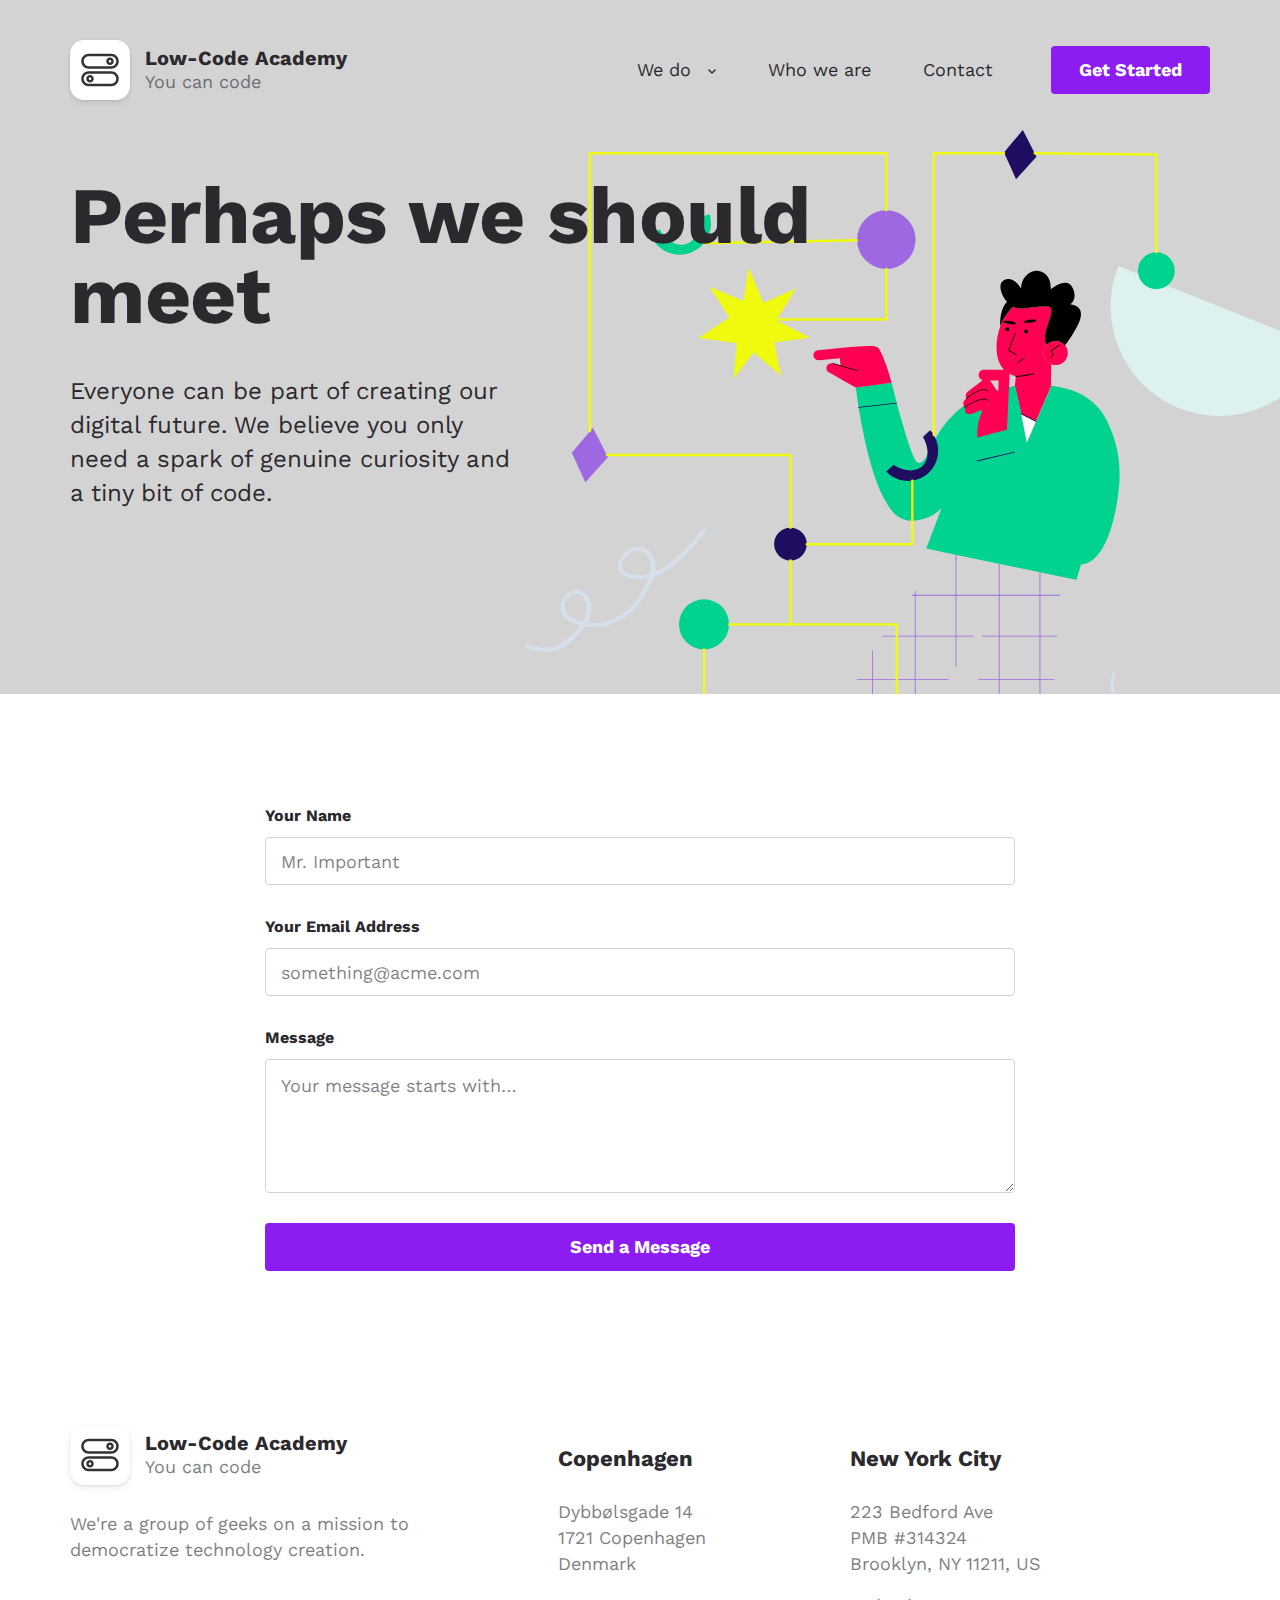
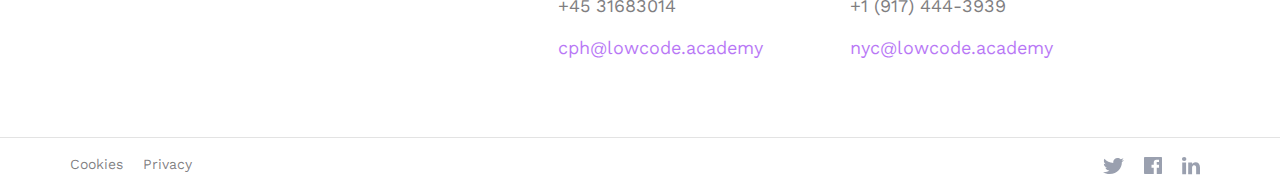
<file: contact.html>
<!doctype html>
<html lang="en">
  <head>
    <meta charset="utf-8">
    <title>Low-Code Academy: Contact</title>
    <meta http-equiv="X-UA-Compatible" content="IE=Edge">
    <meta name="viewport" content="width=device-width, initial-scale=1">
    <meta name="theme-color" content="#fff">
    <meta name="format-detection" content="telephone=no">
    <link rel="apple-touch-icon" sizes="180x180" href="img/apple-touch-icon.png">
    <link rel="icon" type="image/png" sizes="32x32" href="img/favicon-32x32.png">
    <link rel="icon" type="image/png" sizes="16x16" href="img/favicon-16x16.png">
    <link rel="manifest" href="img/site.webmanifest">
    <link rel="mask-icon" href="img/safari-pinned-tab.svg" color="#2a505b">
    <meta name="msapplication-TileColor" content="#da532c">
    <meta name="theme-color" content="#ffffff">
    <link href="https://fonts.googleapis.com/css?family=Work+Sans:400,700" rel="stylesheet">
    <link rel="stylesheet" media="all" href="css/bootstrap.min.css">
    <link rel="stylesheet" media="all" href="css/lowcode.css">
    <meta name="description" content="">
    <!-- Twitter Card data -->
    <meta name="twitter:card" content="">
    <meta name="twitter:site" content="">
    <meta name="twitter:title" content="">
    <meta name="twitter:description" content="">
    <meta name="twitter:creator" content="">
    <meta name="twitter:image" content="">
    <!-- Open Graph data -->
    <meta property="og:title" content="">
    <meta property="og:type" content="article">
    <meta property="og:url" content="">
    <meta property="og:image" content="">
    <meta property="og:description" content="">
    <meta property="og:site_name" content="">
    <meta property="fb:admins" content="">
  </head>
  <body>
    <!-- BEGIN page -->
    <div class="page">
      <!-- BEGIN header -->
    <header class="header header-main">
      <div class="container">
        <nav class="navbar navbar-expand-lg">
          <a class="navbar-brand" href="/">
            <div class="navbar-logo">
              <img class="navbar-pic" src="img/logo.svg" alt="Low-Code Academy" style="padding:10px;">
            </div>
            <div class="navbar-group">
              <div class="navbar-title">Low-Code Academy</div>
              <div class="navbar-text">You can code</div>
            </div>
          </a>
          <button class="navbar-toggler" type="button" data-toggle="collapse" data-target="#navbarDropdown" aria-controls="navbarDropdown" aria-expanded="false" aria-label="Toggle navigation">
            <span class="navbar-toggler-icon"></span>
          </button>
          <div class="collapse navbar-collapse" id="navbarDropdown">
            <ul class="navbar-nav">

              <li class="nav-item">
                <a class="nav-link nav-link-drop" href="#">
                  <span>We do</span>
                  <svg class="nav-arrow" xmlns="http://www.w3.org/2000/svg" width="8" height="5" viewBox="0 0 8 5">
                    <polygon points=".94 0 4 3.09 7.06 0 8 .951 4 5 0 .951" />
                  </svg>
                </a>
                <div class="nav-drop">
                  <div class="row">
                    <div class="col-md-6">
                      <a class="nav-group" href="/executive-programmes/">
                        <div class="nav-title">Executive Programmes</div>
                        <div class="nav-text">Training in experimentation for the C-suite and beyond.</div>
                      </a>
                    </div>
                    <div class="col-md-6">
                      <a class="nav-group" href="/corporate-programmes/">
                        <div class="nav-title">Corporate Programmes</div>
                        <div class="nav-text">Tailor-made programmes to lift the entire organization.</div>
                      </a>
                    </div>
                    <div class="col-md-6">
                      <a class="nav-group" href="/field-day/">
                        <div class="nav-title">Low-Code Field Day</div>
                        <div class="nav-text">Train up to 1.000 people at the same time!</div>
                      </a>
                    </div>
                    <div class="col-md-6">
                      <a class="nav-group" href="/inspiration/">
                        <div class="nav-title">Inspiration</div>
                        <div class="nav-text">Experienced keynote speakers ready to rock.</div>
                      </a>
                    </div>
                  </div>
                </div>
              </li>
                              <li class="nav-item">
                <a class="nav-link" href="/we-are/">Who we are</a>
              </li>
                              <li class="nav-item">
                <a class="nav-link" href="/contact/">Contact</a>
              </li>
            </ul>
            <a class="btn btn-primary" href="/get-started/">Get Started</a>
          </div>
        </nav>
      </div>
    </header>
    <!-- END header -->
      <!-- BEGIN inner -->
      <div class="inner">
        <div class="section section-main" style="background: lightgrey">
          <div class="container">
            <div class="section-body">
              <h1 class="title">Perhaps we should meet</h1>
              <div class="text">Everyone can be part of creating our  digital future. We believe you only need a spark of genuine curiosity and a tiny bit of code.</div>

              <div class="preview">
                <img class="preview-pic" src="img/illustrations/nocomments/8_searching.svg" style="margin-top:-4em;" alt="Foundation">
              </div>
            </div>
          </div>
        </div>



          <div class="section section-white">
            <div class="container container-sm">
              <form class="contacts">
                <div class="form-group">
                  <label for="Subject">Your Name</label>
                  <input type="email" class="form-control" id="Name" placeholder="Mr. Important" required="">
                </div>
                <div class="form-group">
                  <label for="Email">Your Email Address</label>
                  <input type="email" class="form-control" id="Email" placeholder="something@acme.com" required="">
                </div>

                <div class="form-group">
                  <label for="Message">Message</label>
                  <textarea class="form-control" id="Message" placeholder="Your message starts with…" rows="4" required=""></textarea>
                </div>
                <button class="btn btn-primary btn-block" type="submit">Send a Message</button>
              </form>
            </div>
          </div>

      </div>

      <!-- END inner -->
      <!-- BEGIN footer -->
      <footer class="footer">
        <div class="footer-section">
          <div class="container">
            <div class="row">
              <div class="col-lg-5 mb-3 mb-lg-0">
                <a class="navbar-brand" href="/">
                  <div class="navbar-logo">
                    <img class="navbar-pic" src="img/logo.svg" alt="Low-Code Academy" style="padding:10px;">
                  </div>
                  <div class="navbar-group">
                    <div class="navbar-title">Low-Code Academy</div>
                    <div class="navbar-text">You can code</div>
                  </div>
                </a>
                <div class="footer-text">We're a group of geeks on a mission to democratize technology creation.</div>

              </div>
              <div class="hr"></div>
              <div class="col-lg-3 col-md-6 mb-3 mb-lg-0">
                <div class="footer-category">Copenhagen</div>
<div class="footer-text"><p>Dybbølsgade 14<br />1721 Copenhagen<br />Denmark</p><p>+45 31683014</p><p><a href="mailto:cph@lowcode.academy">cph@lowcode.academy</a></div>
              </div>
              <div class="col-lg-3 col-md-6 mb-md-3 mb-lg-0">
                <div class="footer-category">New York City</div>
<div class="footer-text"><p>223 Bedford Ave<br />PMB #314324<br />Brooklyn, NY 11211, US<p>+1 (917) 444-3939</p><p><a href="mailto:nyc@lowcode.academy">nyc@lowcode.academy</a></div>

              </div>
            </div>
          </div>
        </div>
        <div class="footer-down">
          <div class="container">
            <div class="row align-items-center">
              <div class="col-lg-6">
                <nav class="footer-nav">
                  <a href="#" class="footer-link">Cookies</a>
                  <a href="#" class="footer-link">Privacy</a>
                </nav>
              </div>
              <div class="col-lg-6">
                <div class="socials">
                  <a class="socials-item" href="#">
                    <img class="socials-pic" src="img/icon-twitter.svg" alt="Twitter">
                  </a>
                  <a class="socials-item" href="#">
                    <img class="socials-pic" src="img/icon-facebook.svg" alt="Facebook">
                  </a>
                  <a class="socials-item" href="#">
                    <img class="socials-pic" src="img/icon-linkedin.svg" alt="LinkedIn">
                  </a>
                </div>
              </div>
            </div>
          </div>
        </div>
      </footer>
      <!-- END footer -->
    </div>
    <!-- END page -->
    <!-- BEGIN scripts -->
    <script src="js/lib/jquery-3.3.1.min.js"></script>
    <script src="js/lib/bootstrap.min.js"></script>
    <script src="js/lowcode.js"></script>
    <!-- END scripts -->
  </body>
</html>
</file>
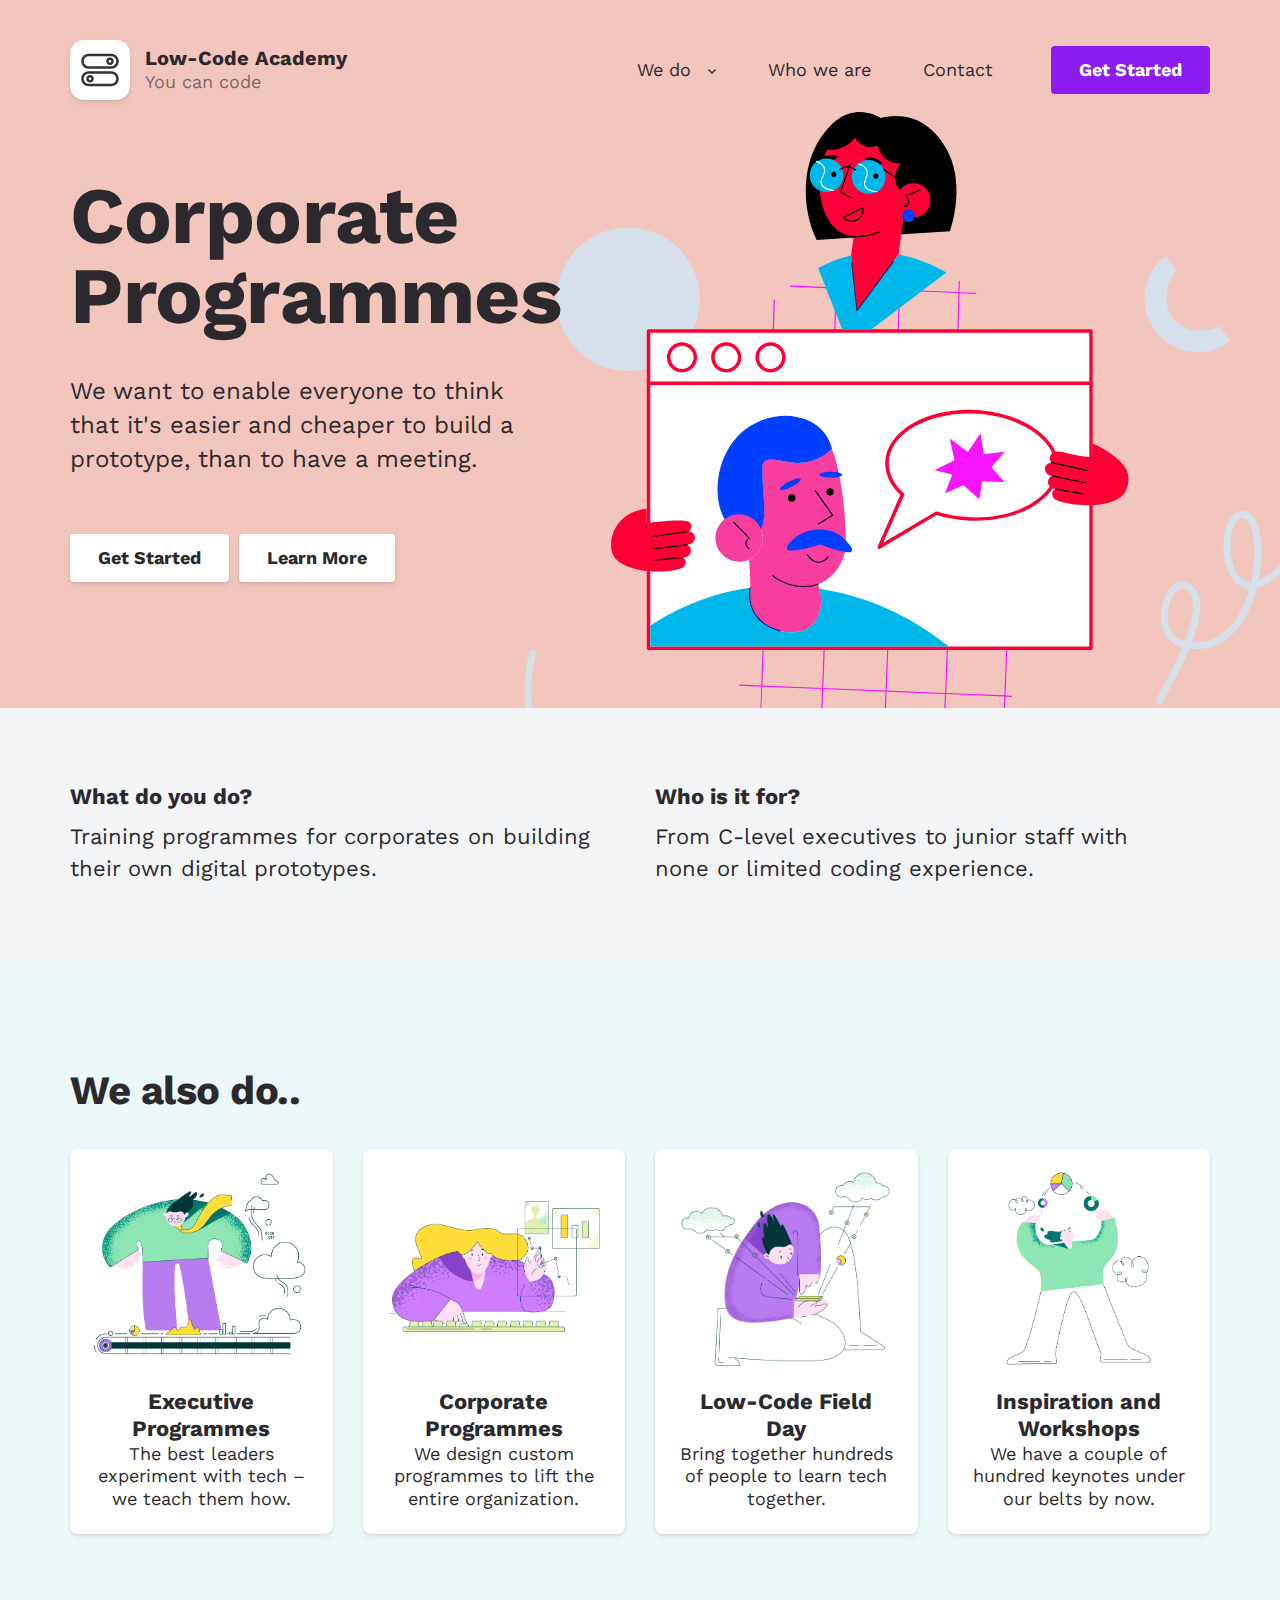
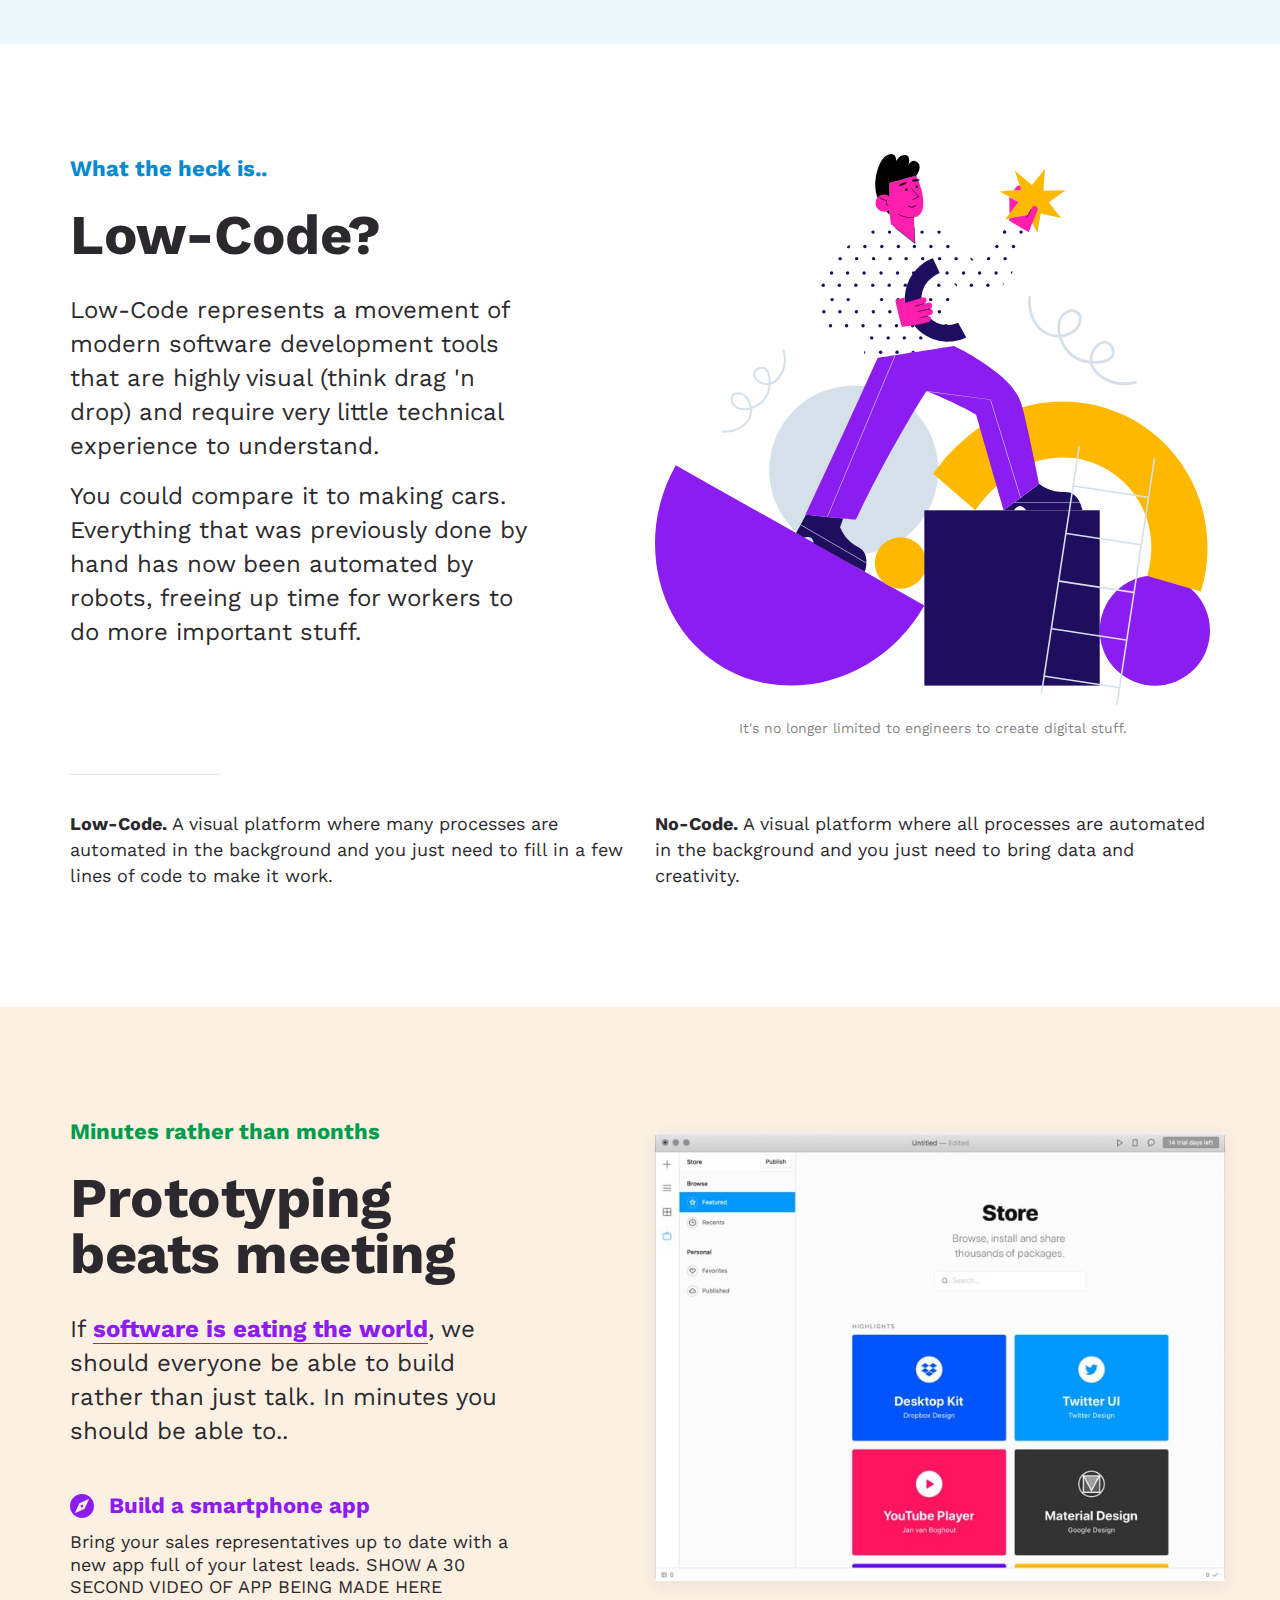
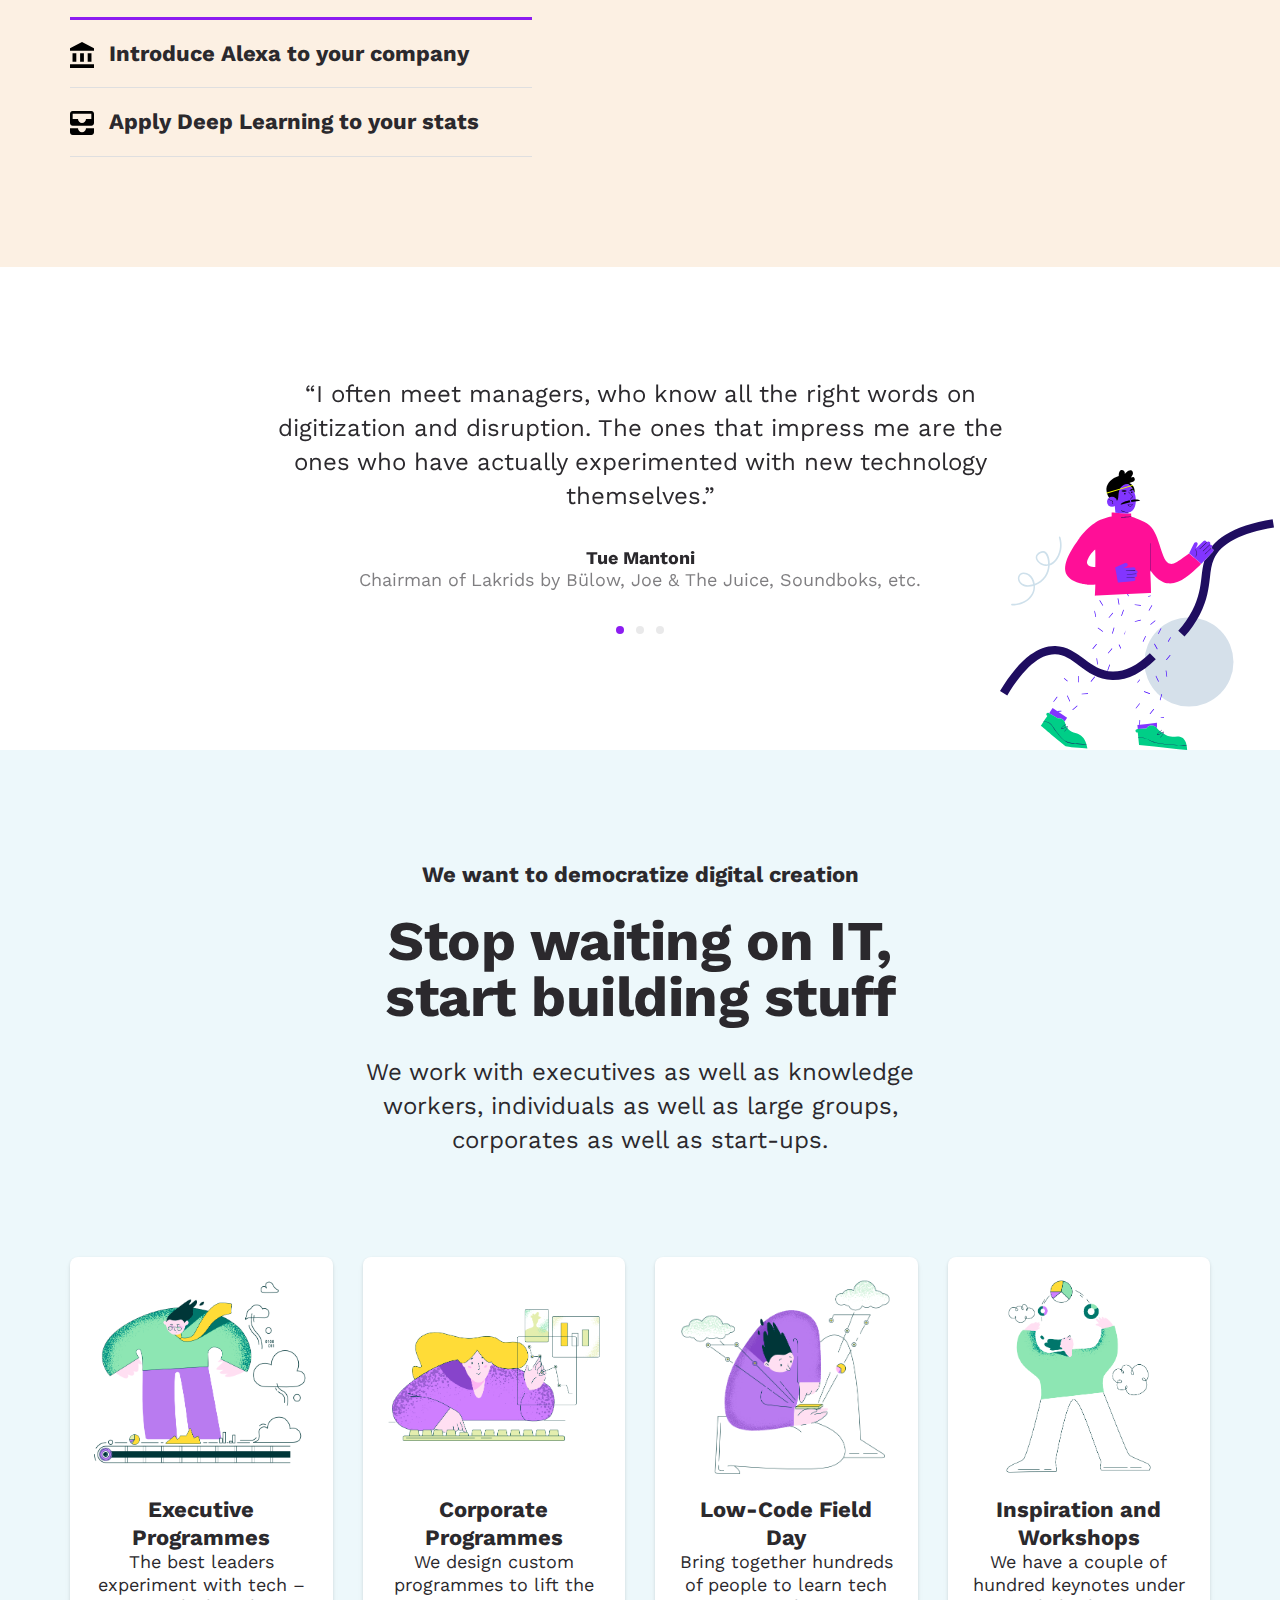
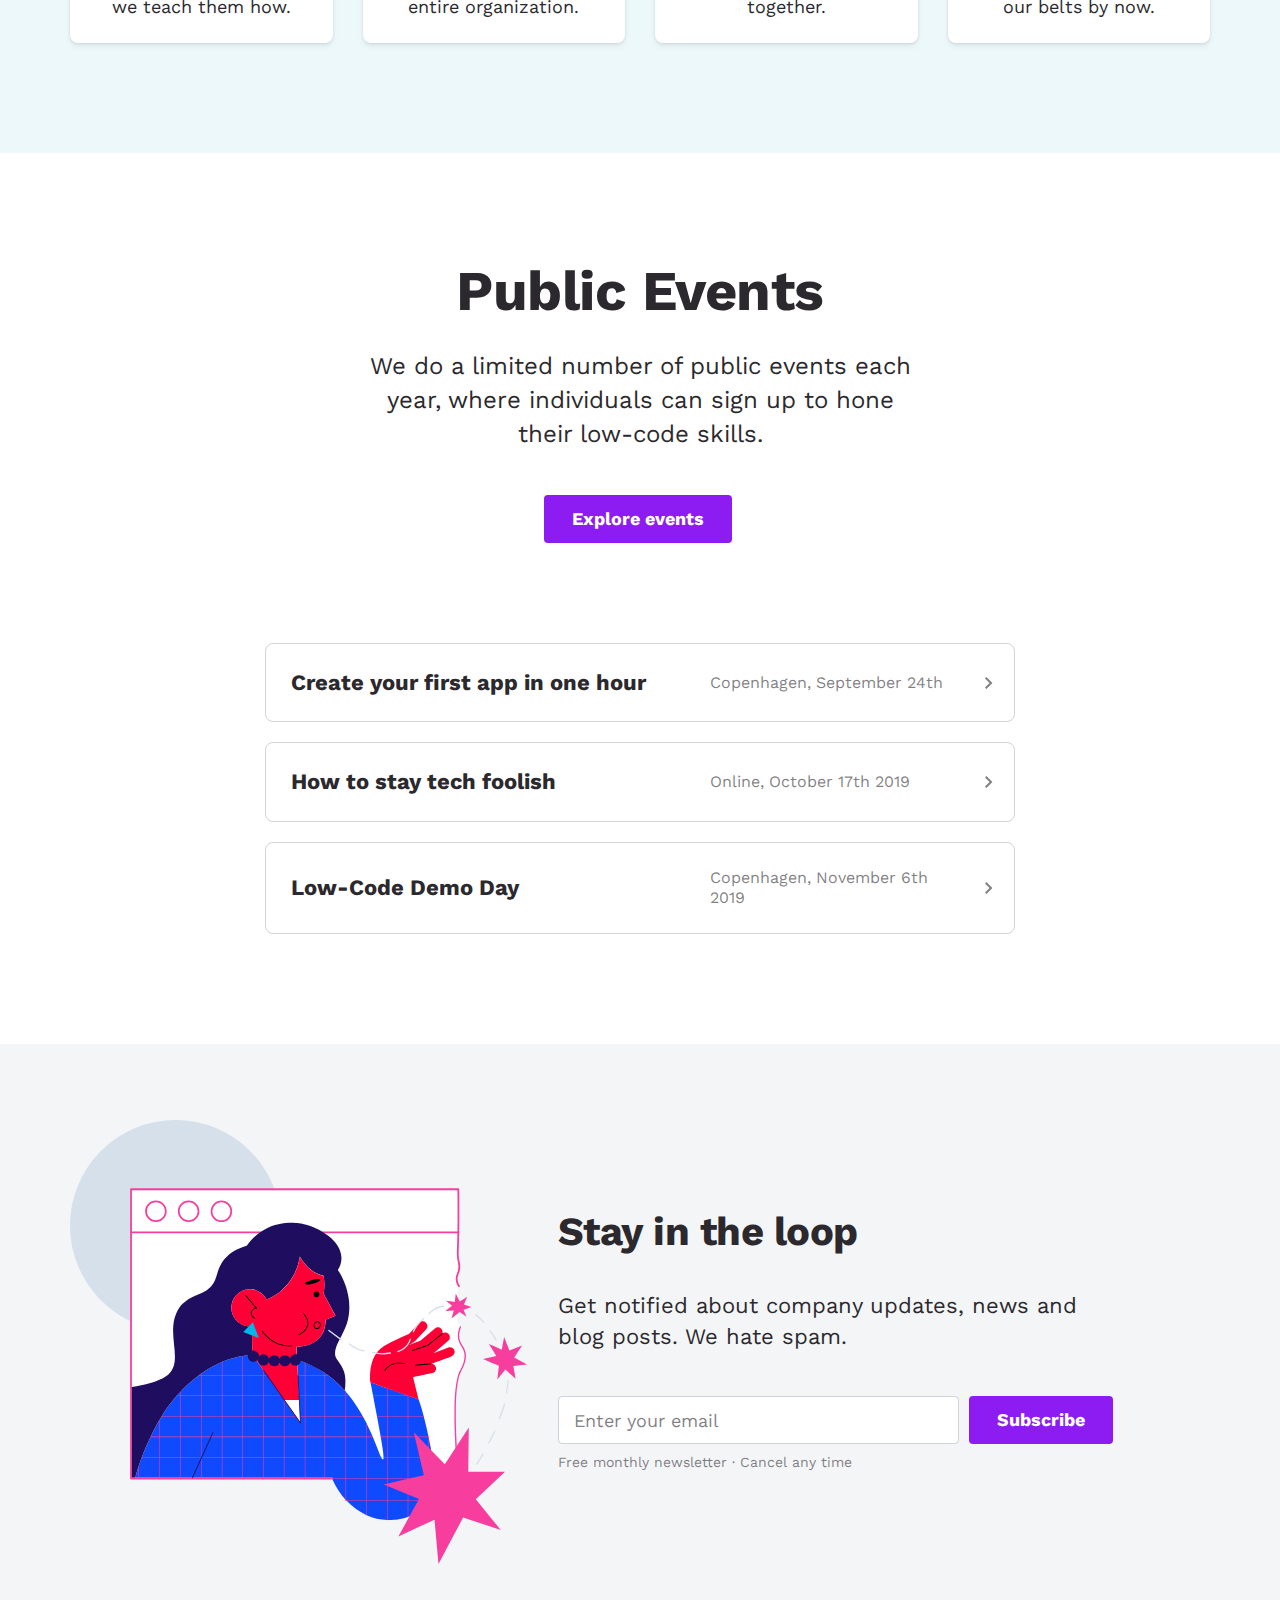
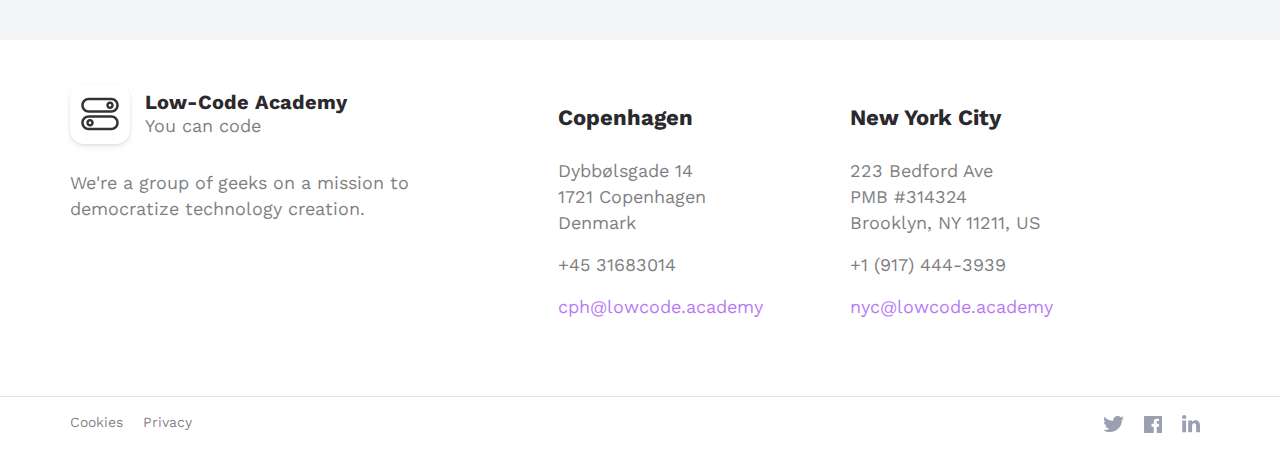
<file: corporate-programmes.html>
<!doctype html>
<html lang="en">
  <head>
    <meta charset="utf-8">
    <title>Low-Code Academy: Corporate Programmes</title>
    <meta http-equiv="X-UA-Compatible" content="IE=Edge">
    <meta name="viewport" content="width=device-width, initial-scale=1">
    <meta name="theme-color" content="#fff">
    <meta name="format-detection" content="telephone=no">
    <link rel="apple-touch-icon" sizes="180x180" href="img/apple-touch-icon.png">
    <link rel="icon" type="image/png" sizes="32x32" href="img/favicon-32x32.png">
    <link rel="icon" type="image/png" sizes="16x16" href="img/favicon-16x16.png">
    <link rel="manifest" href="img/site.webmanifest">
    <link rel="mask-icon" href="img/safari-pinned-tab.svg" color="#2a505b">
    <meta name="msapplication-TileColor" content="#da532c">
    <meta name="theme-color" content="#ffffff">
    <link href="https://fonts.googleapis.com/css?family=Work+Sans:400,700" rel="stylesheet">
    <link rel="stylesheet" media="all" href="css/bootstrap.min.css">
    <link rel="stylesheet" media="all" href="css/lowcode.css">
    <meta name="description" content="">
    <!-- Twitter Card data -->
    <meta name="twitter:card" content="">
    <meta name="twitter:site" content="">
    <meta name="twitter:title" content="">
    <meta name="twitter:description" content="">
    <meta name="twitter:creator" content="">
    <meta name="twitter:image" content="">
    <!-- Open Graph data -->
    <meta property="og:title" content="">
    <meta property="og:type" content="article">
    <meta property="og:url" content="">
    <meta property="og:image" content="">
    <meta property="og:description" content="">
    <meta property="og:site_name" content="">
    <meta property="fb:admins" content="">
  </head>
  <body>
    <!-- BEGIN page -->
    <div class="page">
      <!-- BEGIN header -->
    <header class="header header-main">
      <div class="container">
        <nav class="navbar navbar-expand-lg">
          <a class="navbar-brand" href="/">
            <div class="navbar-logo">
              <img class="navbar-pic" src="img/logo.svg" alt="Low-Code Academy" style="padding:10px;">
            </div>
            <div class="navbar-group">
              <div class="navbar-title">Low-Code Academy</div>
              <div class="navbar-text">You can code</div>
            </div>
          </a>
          <button class="navbar-toggler" type="button" data-toggle="collapse" data-target="#navbarDropdown" aria-controls="navbarDropdown" aria-expanded="false" aria-label="Toggle navigation">
            <span class="navbar-toggler-icon"></span>
          </button>
          <div class="collapse navbar-collapse" id="navbarDropdown">
            <ul class="navbar-nav">

              <li class="nav-item">
                <a class="nav-link nav-link-drop" href="#">
                  <span>We do</span>
                  <svg class="nav-arrow" xmlns="http://www.w3.org/2000/svg" width="8" height="5" viewBox="0 0 8 5">
                    <polygon points=".94 0 4 3.09 7.06 0 8 .951 4 5 0 .951" />
                  </svg>
                </a>
                <div class="nav-drop">
                  <div class="row">
                    <div class="col-md-6">
                      <a class="nav-group" href="/executive-programmes/">
                        <div class="nav-title">Executive Programmes</div>
                        <div class="nav-text">Training in experimentation for the C-suite and beyond.</div>
                      </a>
                    </div>
                    <div class="col-md-6">
                      <a class="nav-group" href="/corporate-programmes/">
                        <div class="nav-title">Corporate Programmes</div>
                        <div class="nav-text">Tailor-made programmes to lift the entire organization.</div>
                      </a>
                    </div>
                    <div class="col-md-6">
                      <a class="nav-group" href="/field-day/">
                        <div class="nav-title">Low-Code Field Day</div>
                        <div class="nav-text">Train up to 1.000 people at the same time!</div>
                      </a>
                    </div>
                    <div class="col-md-6">
                      <a class="nav-group" href="/inspiration/">
                        <div class="nav-title">Inspiration</div>
                        <div class="nav-text">Experienced keynote speakers ready to rock.</div>
                      </a>
                    </div>
                  </div>
                </div>
              </li>
                              <li class="nav-item">
                <a class="nav-link" href="/we-are/">Who we are</a>
              </li>
                              <li class="nav-item">
                <a class="nav-link" href="/contact/">Contact</a>
              </li>
            </ul>
            <a class="btn btn-primary" href="/get-started/">Get Started</a>
          </div>
        </nav>
      </div>
    </header>
    <!-- END header -->
      <!-- BEGIN inner -->
      <div class="inner">
        <div class="section section-main" style="background: #F3C6BD">
          <div class="container">
            <div class="section-body">
              <h1 class="title">Corporate Programmes</h1>
              <div class="text">We want to enable everyone to think that it's easier and cheaper to build a prototype, than to have a meeting.</div>
              <div class="btn-group-simple">
                <button class="btn btn-secondary">Get Started</button>
                <button class="btn btn-secondary">Learn More</button>
              </div>
              <div class="preview">
                <img class="preview-pic" src="img/illustrations/nocomments/4_welcome.svg" style="margin-top:-5em;" alt="Foundation">
              </div>
            </div>
          </div>
        </div>
        <div class="section section-sm section-gray">
          <div class="container">
            <div class="row">
              <div class="col-md-6 mb-5 mb-lg-0">
                <div class="about">
                  <h4 class="about-title">What do you do?</h4>
                  <div class="about-text">Training programmes for corporates on building their own digital prototypes.</div>
                </div>
              </div>
              <div class="col-md-6">
                <div class="about">
                  <h4 class="about-title">Who is it for?</h4>
                  <div class="about-text">From C-level executives to junior staff with none or limited coding experience.</div>
                </div>
              </div>
            </div>
          </div>
        </div>


         <div class="section" style="background: #EDF8FB">
          <div class="container">
               <div class="title title-3">We also do..</div>
            <div class="row audience">
              <div class="col-lg-3 col-md-6 mb-3 mb-lg-0">
                <a href="#" class="audience-item">
                  <div class="audience-preview">
                    <img class="audience-pic" src="img/illustrations/followme/20.png" style="max-height:100%" alt="">
                  </div>
                  <div class="audience-title">Executive Programmes</div>
                    <div class="audience-content">The best leaders experiment with tech – we teach them how.</div>
                </a>
              </div>
              <div class="col-lg-3 col-md-6 mb-3 mb-lg-0">
                <a href="#" class="audience-item">
                  <div class="audience-preview">
                    <img class="audience-pic" src="img/illustrations/followme/3.png" style="max-height:100%;padding-top:30px;" alt="">
                  </div>
                  <div class="audience-title">Corporate Programmes</div>
                    <div class="audience-content">We design custom programmes to lift the entire organization.</div>
                </a>
              </div>
              <div class="col-lg-3 col-md-6 mb-3 mb-lg-0">
                <a href="#" class="audience-item">
                  <div class="audience-preview">
                    <img class="audience-pic" src="img/illustrations/followme/10.png" style="max-height:100%" alt="">
                  </div>
                  <div class="audience-title">Low-Code Field Day</div>
                    <div class="audience-content">Bring together hundreds of people to learn tech together.</div>
                </a>
              </div>
              <div class="col-lg-3 col-md-6 mb-md-3 mb-lg-0">
                <a href="#" class="audience-item">
                  <div class="audience-preview">
                    <img class="audience-pic" src="img/illustrations/followme/6.png" style="max-height:100%" alt="">
                  </div>
                                    <div class="audience-title">Inspiration and Workshops</div>
                    <div class="audience-content">We have a couple of hundred keynotes under our belts by now.</div>
                </a>
              </div>
            </div>
          </div>
        </div>

<div class="section">
          <div class="container">
            <div class="row">
              <div class="col-md-6 mb-5 mb-lg-0">
                <div class="wrap">
                  <div class="theme" style="color: #0189D1">What the heck is..</div>
                  <div class="title title-2">Low-Code?</div>
                  <div class="text"><p>Low-Code represents a movement of modern software development tools that are highly visual (think drag 'n drop) and require very little technical experience to understand.</p>
                    <p>You could compare it to making cars. Everything that was previously done by hand has now been automated by robots, freeing up time for workers to do more important stuff.</p></div>

                </div>
              </div>
              <div class="col-md-6">
                <figure class="preview">
                  <img class="preview-pic" src="img/illustrations/nocomments/18_page_under_construction.svg" alt="">
                  <figcaption class="preview-figcaption">It's no longer limited to engineers to create digital stuff.</figcaption>
                </figure>
              </div>
            </div>
            <div class="hr"></div>
            <div class="row">
              <div class="col-md-6 mb-5 mb-lg-0">
                <div class="benefit">
                  <div class="benefit-content"><strong>Low-Code.</strong> A visual platform where many processes are automated in the background and you just need to fill in a few lines of code to make it work.</div>
                </div>
              </div>
              <div class="col-md-6 mb-5 mb-lg-0">
                <div class="benefit">
                  <div class="benefit-content"><strong>No-Code.</strong> A visual platform where all processes are automated in the background and you just need to bring data and creativity.</div>

                </div>
              </div>

            </div>
          </div>
        </div>


        <div class="section" style="background: #FCF0E3">
          <div class="container">
            <div class="row">
              <div class="col-md-6 mb-5 mb-lg-0">
                <div class="wrap">
                  <div class="theme" style="color: #009B4D">Minutes rather than months</div>
                  <h2 class="title title-2">Prototyping beats meeting</h2>
                  <div class="text">If <a href="https://a16z.com/2011/08/20/why-software-is-eating-the-world/" class="link">software is eating the world</a>, we should everyone be able to build rather than just talk. In minutes you should be able to..</div>
                  <div class="accordion">
                    <div class="accordion-item active">
                      <div class="accordion-head">
                        <div class="accordion-icon">
                          <svg xmlns="http://www.w3.org/2000/svg" width="20" height="20" viewBox="0 0 20 20">
                            <path d="M10,8.9 C9.39,8.9 8.9,9.39 8.9,10 C8.9,10.61 9.39,11.1 10,11.1 C10.61,11.1 11.1,10.61 11.1,10 C11.1,9.39 10.61,8.9 10,8.9 Z M10,0 C4.48,0 0,4.48 0,10 C0,15.52 4.48,20 10,20 C15.52,20 20,15.52 20,10 C20,4.48 15.52,0 10,0 Z M12.19,12.19 L4,16 L7.81,7.81 L16,4 L12.19,12.19 Z" />
                          </svg>
                        </div>
                        <div class="accordion-title">Build a smartphone app</div>
                      </div>
                      <div class="accordion-body">
                        <div class="accordion-text">Bring your sales representatives up to date with a new app full of your latest leads. SHOW A 30 SECOND VIDEO OF APP BEING MADE HERE</div>
                        <div class="accordion-preview">
                          <img class="accordion-pic" src="img/app.jpg" srcset="img/app@2x.jpg 2x" alt="">
                        </div>
                      </div>
                    </div>
                    <div class="accordion-item">
                      <div class="accordion-head">
                        <div class="accordion-icon">
                          <svg xmlns="http://www.w3.org/2000/svg" width="23" height="25" viewBox="0 0 23 25">
                            <path d="M2.421053,10.71429 L2.421053,19.04762 L6.052632,19.04762 L6.052632,10.71429 L2.421053,10.71429 Z M9.684211,10.71429 L9.684211,19.04762 L13.315789,19.04762 L13.315789,10.71429 L9.684211,10.71429 Z M0,25 L23,25 L23,21.42857 L0,21.42857 L0,25 Z M16.947368,10.71429 L16.947368,19.04762 L20.578947,19.04762 L20.578947,10.71429 L16.947368,10.71429 Z M11.5,0 L0,5.95238 L0,8.33333 L23,8.33333 L23,5.95238 L11.5,0 Z" />
                          </svg>
                        </div>
                        <div class="accordion-title">Introduce Alexa to your company</div>
                      </div>
                      <div class="accordion-body">
                        <div class="accordion-text">Develop a voice skill for Amazon Alexa, where any customer can order products by just speaking to their smart device.</div>
                        <div class="accordion-preview">
                          <img class="accordion-pic" src="img/app-2.jpg" srcset="img/app-2@2x.jpg 2x" alt="">
                        </div>
                      </div>
                    </div>
                    <div class="accordion-item">
                      <div class="accordion-head">
                        <div class="accordion-icon">
                          <svg xmlns="http://www.w3.org/2000/svg" width="22" height="22" viewBox="0 0 22 22">
                            <path d="M19.555556,0 L2.444444,0 C1.1,0 0,1.1 0,2.44444 L0,11 C0,12.34444 1.1,13.44444 2.444444,13.44444 L19.555556,13.44444 C20.9,13.44444 22,12.34444 22,11 L22,2.44444 C22,1.1 20.9,0 19.555556,0 Z M19.555556,7.33333 L14.666667,7.33333 C14.666667,9.31333 12.98,11 11,11 C9.02,11 7.333333,9.31333 7.333333,7.33333 L2.444444,7.33333 L2.444444,2.44444 L19.555556,2.44444 L19.555556,7.33333 Z M14.666667,15.88889 L22,15.88889 L22,19.55556 C22,20.9 20.9,22 19.555556,22 L2.444444,22 C1.1,22 0,20.9 0,19.55556 L0,15.88889 L7.333333,15.88889 C7.333333,17.91778 8.971111,19.55556 11,19.55556 C13.028889,19.55556 14.666667,17.91778 14.666667,15.88889 Z" />
                          </svg>
                        </div>
                        <div class="accordion-title">Apply Deep Learning to your stats</div>
                      </div>
                      <div class="accordion-body">
                        <div class="accordion-text">Run a quick analysis on support requests throughout the last ten years and predict how busy you're going to be next week.</div>
                        <div class="accordion-preview">
                          <img class="accordion-pic" src="img/app-3.jpg" srcset="img/app-3@2x.jpg 2x" alt="">
                        </div>
                      </div>
                    </div>
                  </div>
                </div>
              </div>
            </div>
          </div>
        </div>


<div class="section" style="min-height:25em;">
          <div class="container">

            <div id="carouselExampleIndicators" class="carousel slide text-lg-center" data-ride="carousel">
              <div class="carousel-inner">
                <div class="carousel-item active">
                  <div class="review">

                    <div class="review-text">“I often meet managers, who know all the right words on digitization and disruption. The ones that impress me are the ones who have actually experimented with new technology themselves.”</div>
                    <div class="review-name">Tue Mantoni</div>
                    <div class="review-position">Chairman of Lakrids by Bülow, Joe & The Juice, Soundboks, etc.</div>
                  </div>
                </div>
                <div class="carousel-item">
                  <div class="review">

                    <div class="review-text">“The best way to do something 'lean' is to gather a tight group of people, give them very little money, and very little time.”</div>
                    <div class="review-name">Bob Klein</div>
                    <div class="review-position">Chief Engineer of the F-14</div>
                  </div>
                </div>
                <div class="carousel-item">
                  <div class="review">

                    <div class="review-text">“If a picture is worth 1000 words, a prototype is worth 1000 meetings.”</div>
                    <div class="review-name">David Kelley</div>
                    <div class="review-position">Founder of IDEO and professor at Stanford University</div>
                  </div>
                </div>
              </div>
              <ol class="carousel-indicators">
                <li data-target="#carouselExampleIndicators" data-slide-to="0" class="active"></li>
                <li data-target="#carouselExampleIndicators" data-slide-to="1"></li>
                <li data-target="#carouselExampleIndicators" data-slide-to="2"></li>
              </ol>
            </div>
            <div class="preview preview-review">
              <img class="preview-pic" src="img/illustrations/nocomments/1_done.svg" alt="">
            </div>
          </div>
        </div>

         <div class="section" style="background: #EDF8FB">
          <div class="container">
            <div class="center">
              <div class="theme">We want to democratize digital creation</div>
              <div class="title title-2">Stop waiting on IT, start building stuff</div>
              <div class="text">We work with executives as well as knowledge workers, individuals as well as large groups, corporates as well as start-ups.</div>

            </div>
            <div class="row audience">
              <div class="col-lg-3 col-md-6 mb-3 mb-lg-0">
                <a href="#" class="audience-item">
                  <div class="audience-preview">
                    <img class="audience-pic" src="img/illustrations/followme/20.png" style="max-height:100%" alt="">
                  </div>
                  <div class="audience-title">Executive Programmes</div>
                    <div class="audience-content">The best leaders experiment with tech – we teach them how.</div>
                </a>
              </div>
              <div class="col-lg-3 col-md-6 mb-3 mb-lg-0">
                <a href="#" class="audience-item">
                  <div class="audience-preview">
                    <img class="audience-pic" src="img/illustrations/followme/3.png" style="max-height:100%;padding-top:30px;" alt="">
                  </div>
                  <div class="audience-title">Corporate Programmes</div>
                    <div class="audience-content">We design custom programmes to lift the entire organization.</div>
                </a>
              </div>
              <div class="col-lg-3 col-md-6 mb-3 mb-lg-0">
                <a href="#" class="audience-item">
                  <div class="audience-preview">
                    <img class="audience-pic" src="img/illustrations/followme/10.png" style="max-height:100%" alt="">
                  </div>
                  <div class="audience-title">Low-Code Field Day</div>
                    <div class="audience-content">Bring together hundreds of people to learn tech together.</div>
                </a>
              </div>
              <div class="col-lg-3 col-md-6 mb-md-3 mb-lg-0">
                <a href="#" class="audience-item">
                  <div class="audience-preview">
                    <img class="audience-pic" src="img/illustrations/followme/6.png" style="max-height:100%" alt="">
                  </div>
                                    <div class="audience-title">Inspiration and Workshops</div>
                    <div class="audience-content">We have a couple of hundred keynotes under our belts by now.</div>
                </a>
              </div>
            </div>
          </div>
        </div>




        <div class="section">
          <div class="container">
            <div class="center">
              <div class="title title-2">Public Events</div>
              <div class="text">We do a limited number of public events each year, where individuals can sign up to hone their low-code skills.</div>
              <div class="btn-group-simple">
                <button class="btn btn-primary">Explore events</button>
              </div>
            </div>
            <div class="vacancy">
              <a href="#" class="vacancy-item">
                <div class="vacancy-title">Create your first app in one hour</div>
                <div class="vacancy-text">Copenhagen, September 24th</div>
                <div class="vacancy-arrow">
                  <svg xmlns="http://www.w3.org/2000/svg" width="8" height="12" viewBox="0 0 8 12">
                    <polygon points="0 10.59 4.58 6 0 1.41 1.41 0 7.41 6 1.41 12" />
                  </svg>
                </div>
              </a>
              <a href="#" class="vacancy-item">
                <div class="vacancy-title">How to stay tech foolish</div>
                <div class="vacancy-text">Online, October 17th 2019</div>
                <div class="vacancy-arrow">
                  <svg xmlns="http://www.w3.org/2000/svg" width="8" height="12" viewBox="0 0 8 12">
                    <polygon points="0 10.59 4.58 6 0 1.41 1.41 0 7.41 6 1.41 12" />
                  </svg>
                </div>
              </a>
              <a href="#" class="vacancy-item">
                <div class="vacancy-title">Low-Code Demo Day</div>
                <div class="vacancy-text">Copenhagen, November 6th 2019</div>
                <div class="vacancy-arrow">
                  <svg xmlns="http://www.w3.org/2000/svg" width="8" height="12" viewBox="0 0 8 12">
                    <polygon points="0 10.59 4.58 6 0 1.41 1.41 0 7.41 6 1.41 12" />
                  </svg>
                </div>
              </a>
            </div>
          </div>
        </div>



        <div class="section section-sm section-gray">
          <div class="container">
            <div class="row align-items-center">
              <div class="col-md-5 mb-4 mb-lg-0">
                <figure class="preview">
                  <img class="preview-pic" src="img/illustrations/nocomments/12_message_sent.svg" alt="">
                </figure>
              </div>
              <div class="col-md-7 col-xl-6">
                <div class="title title-3">Stay in the loop</div>
                <div class="text text-sm">Get notified about company updates, news and blog posts. We hate spam.</div>
                <div class="subscribe">
                  <form class="subscribe-form">
                    <div class="form-group">
                      <input class="form-control" type="email" placeholder="Enter your email" required="">
                    </div>
                    <button class="btn btn-primary" type="submit">Subscribe</button>
                  </form>
                  <div class="subscribe-content">Free monthly newsletter · Cancel any time</div>
                </div>
              </div>
            </div>
          </div>
        </div>
      </div>

      <!-- END inner -->
      <!-- BEGIN footer -->
      <footer class="footer">
        <div class="footer-section">
          <div class="container">
            <div class="row">
              <div class="col-lg-5 mb-3 mb-lg-0">
                <a class="navbar-brand" href="/">
                  <div class="navbar-logo">
                    <img class="navbar-pic" src="img/logo.svg" alt="Low-Code Academy" style="padding:10px;">
                  </div>
                  <div class="navbar-group">
                    <div class="navbar-title">Low-Code Academy</div>
                    <div class="navbar-text">You can code</div>
                  </div>
                </a>
                <div class="footer-text">We're a group of geeks on a mission to democratize technology creation.</div>

              </div>
              <div class="hr"></div>
              <div class="col-lg-3 col-md-6 mb-3 mb-lg-0">
                <div class="footer-category">Copenhagen</div>
<div class="footer-text"><p>Dybbølsgade 14<br />1721 Copenhagen<br />Denmark</p><p>+45 31683014</p><p><a href="mailto:cph@lowcode.academy">cph@lowcode.academy</a></div>
              </div>
              <div class="col-lg-3 col-md-6 mb-md-3 mb-lg-0">
                <div class="footer-category">New York City</div>
<div class="footer-text"><p>223 Bedford Ave<br />PMB #314324<br />Brooklyn, NY 11211, US<p>+1 (917) 444-3939</p><p><a href="mailto:nyc@lowcode.academy">nyc@lowcode.academy</a></div>

              </div>
            </div>
          </div>
        </div>
        <div class="footer-down">
          <div class="container">
            <div class="row align-items-center">
              <div class="col-lg-6">
                <nav class="footer-nav">
                  <a href="#" class="footer-link">Cookies</a>
                  <a href="#" class="footer-link">Privacy</a>
                </nav>
              </div>
              <div class="col-lg-6">
                <div class="socials">
                  <a class="socials-item" href="#">
                    <img class="socials-pic" src="img/icon-twitter.svg" alt="Twitter">
                  </a>
                  <a class="socials-item" href="#">
                    <img class="socials-pic" src="img/icon-facebook.svg" alt="Facebook">
                  </a>
                  <a class="socials-item" href="#">
                    <img class="socials-pic" src="img/icon-linkedin.svg" alt="LinkedIn">
                  </a>
                </div>
              </div>
            </div>
          </div>
        </div>
      </footer>
      <!-- END footer -->
    </div>
    <!-- END page -->
    <!-- BEGIN scripts -->
    <script src="js/lib/jquery-3.3.1.min.js"></script>
    <script src="js/lib/bootstrap.min.js"></script>
    <script src="js/lowcode.js"></script>
    <!-- END scripts -->
  </body>
</html>
</file>
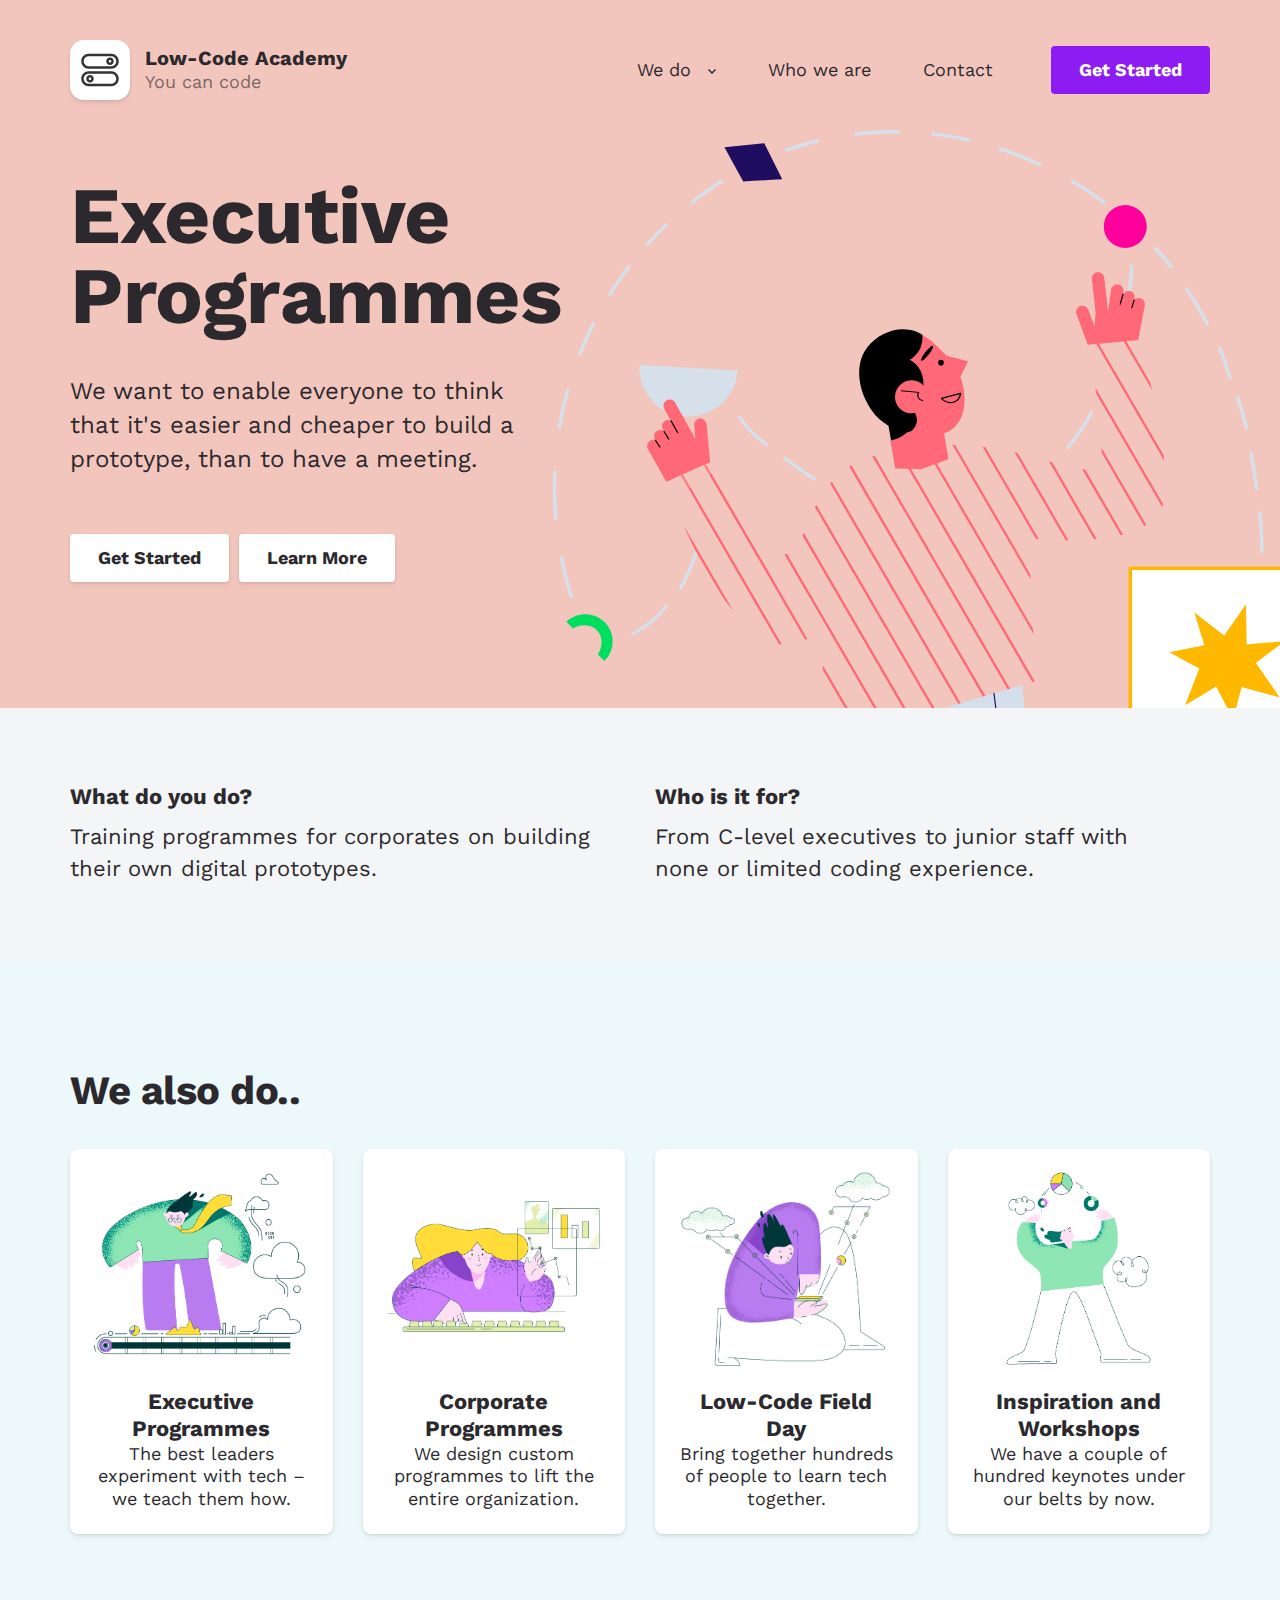
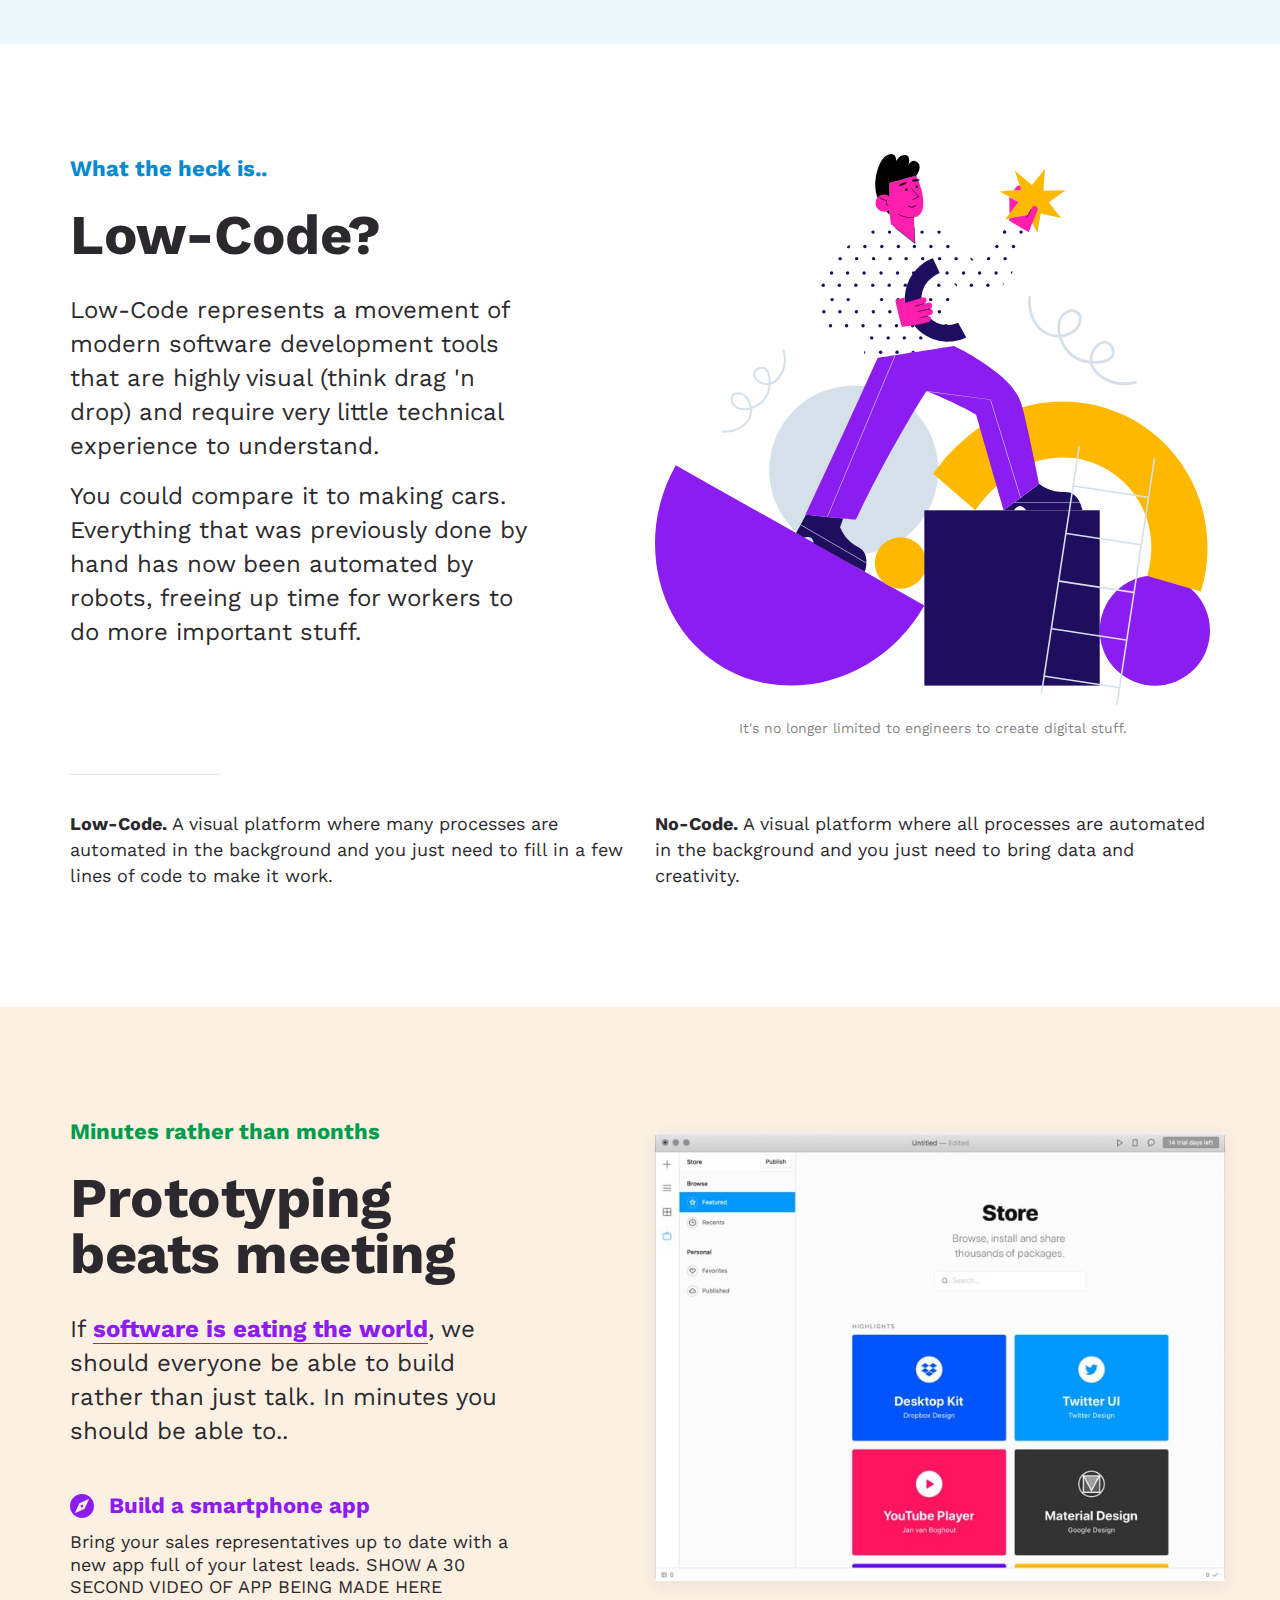
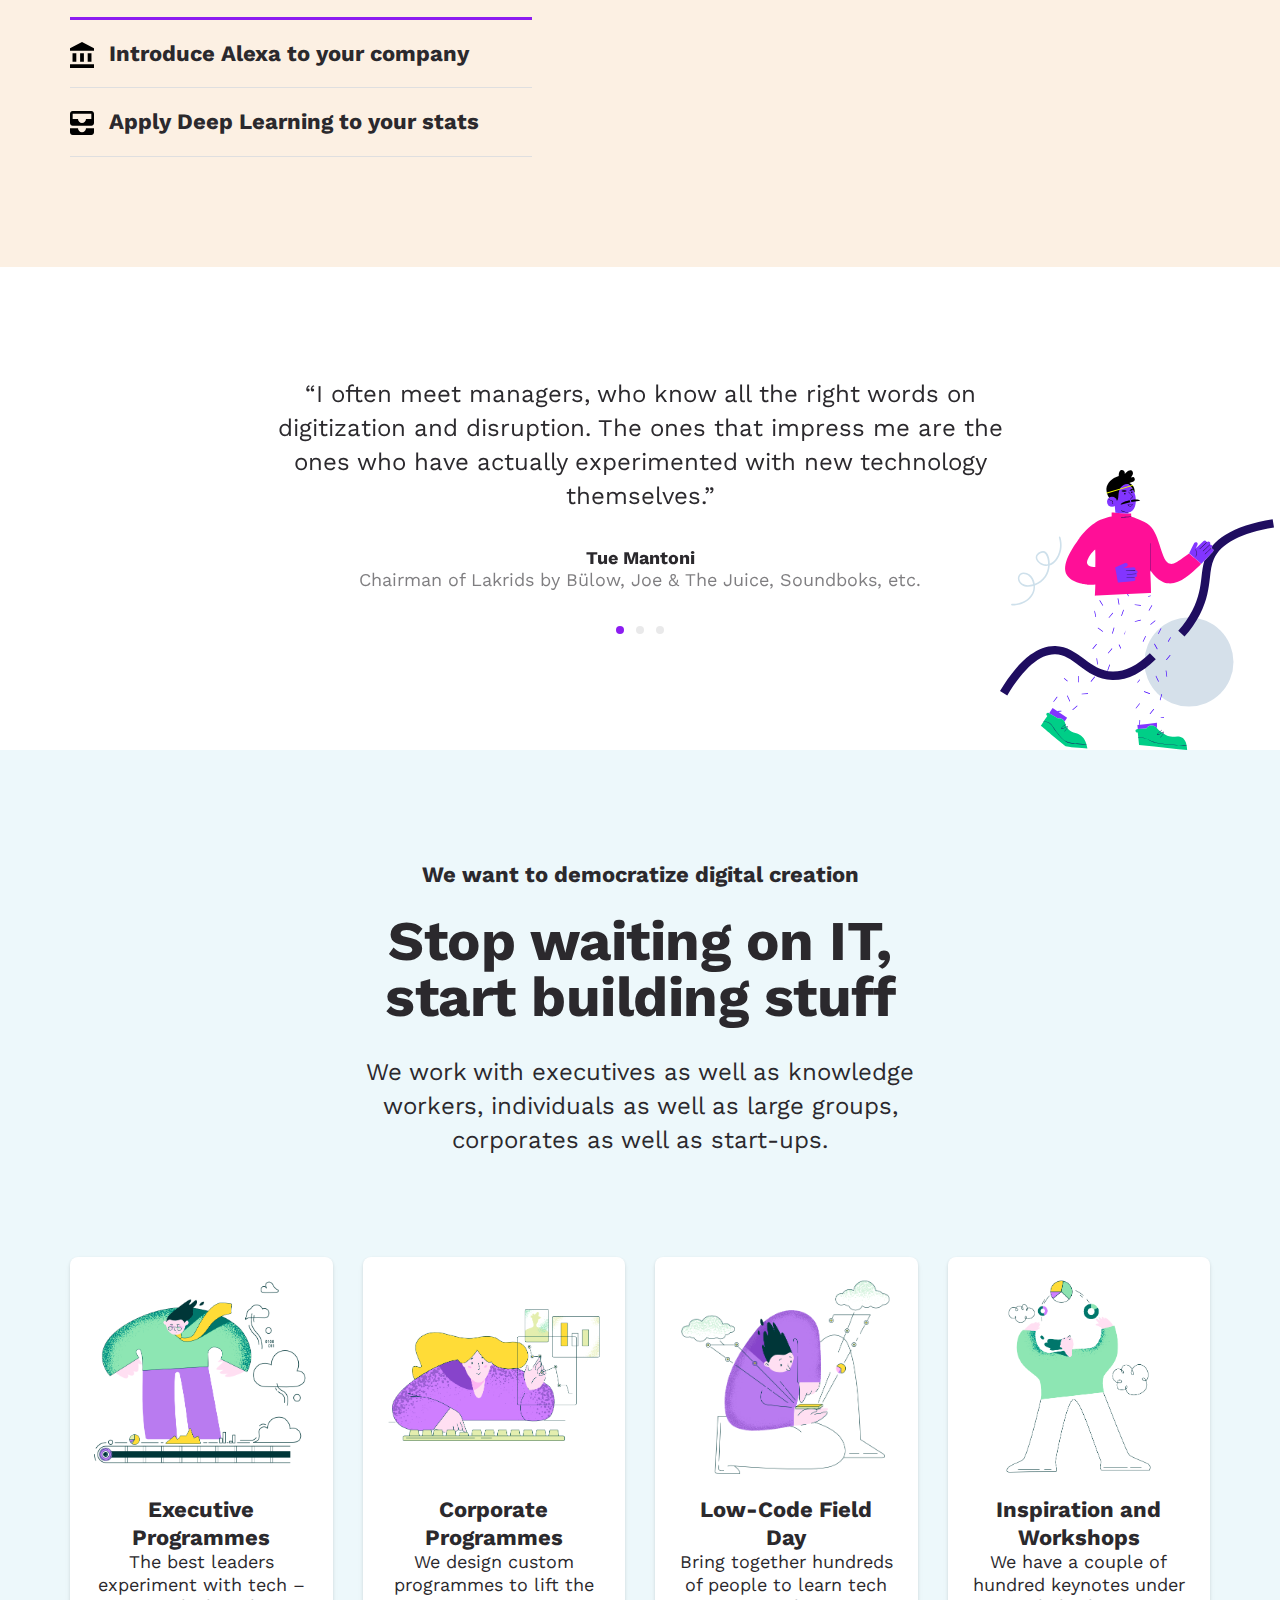
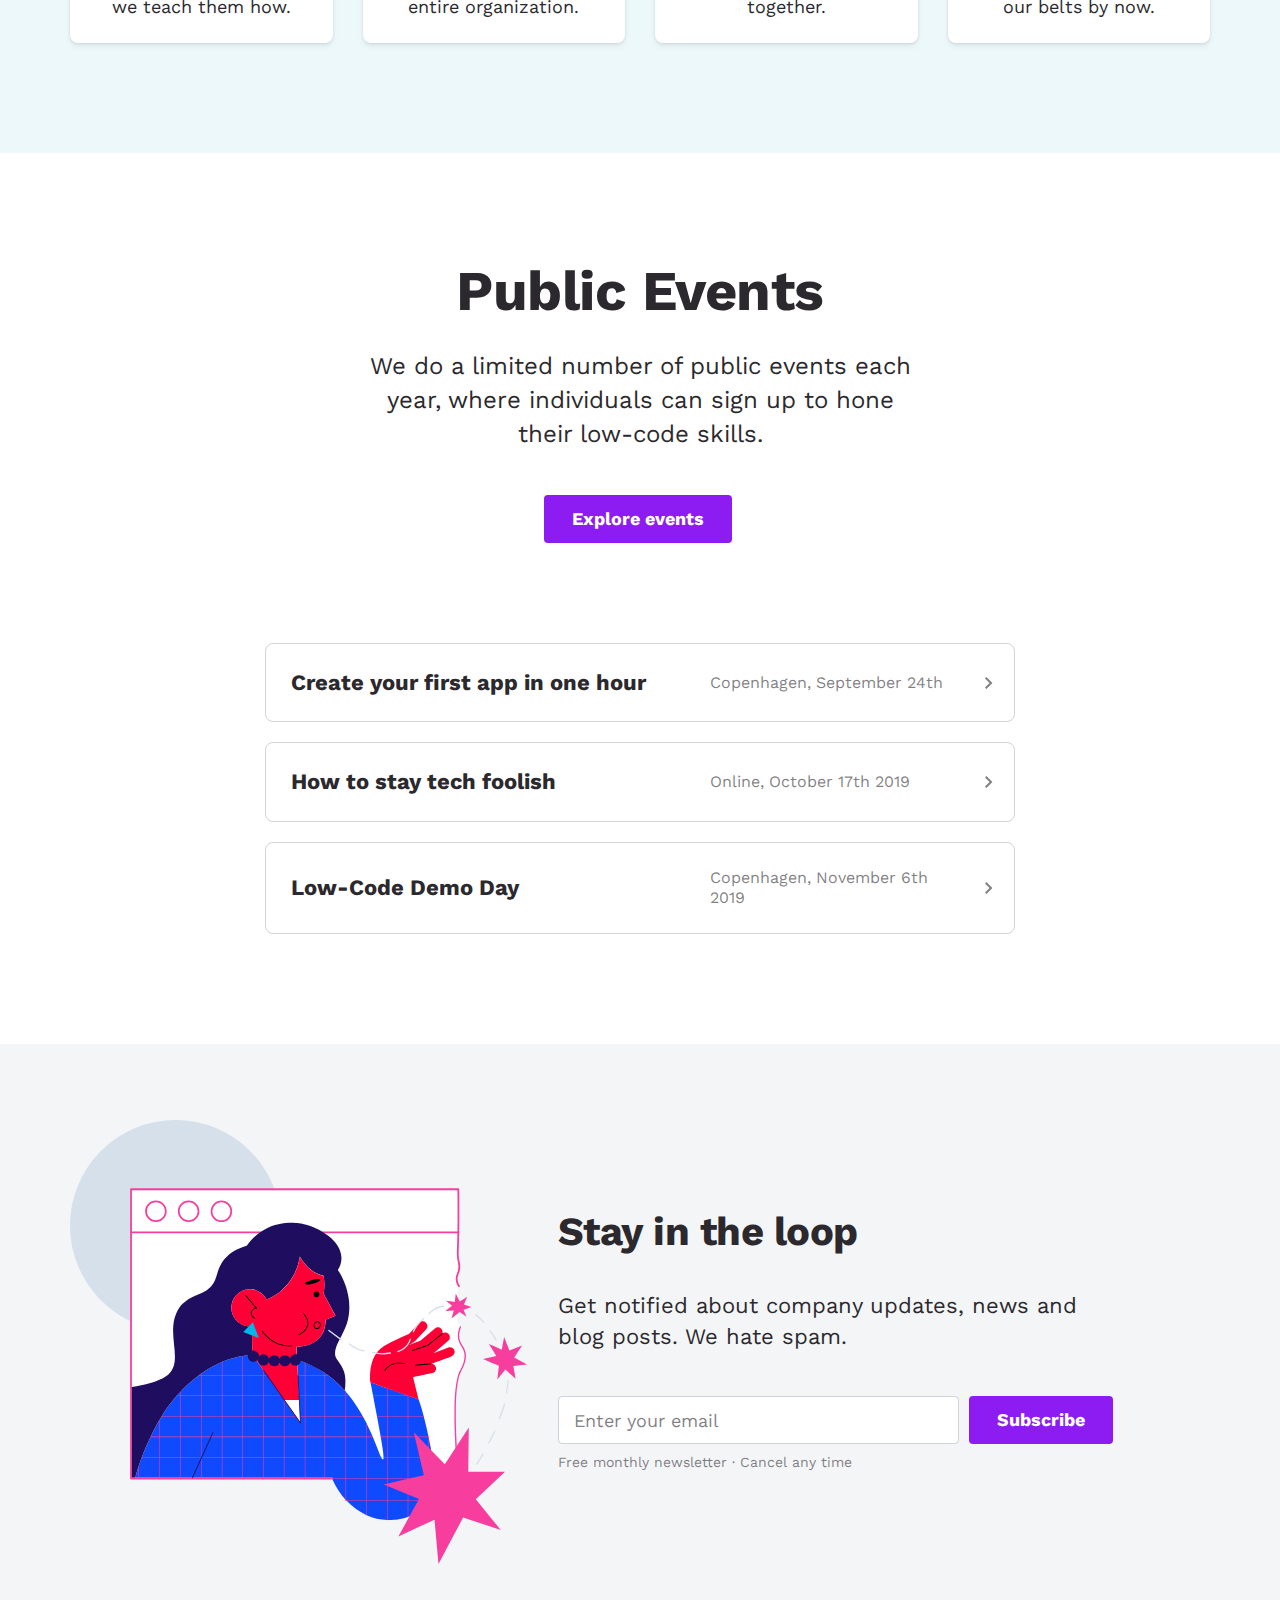
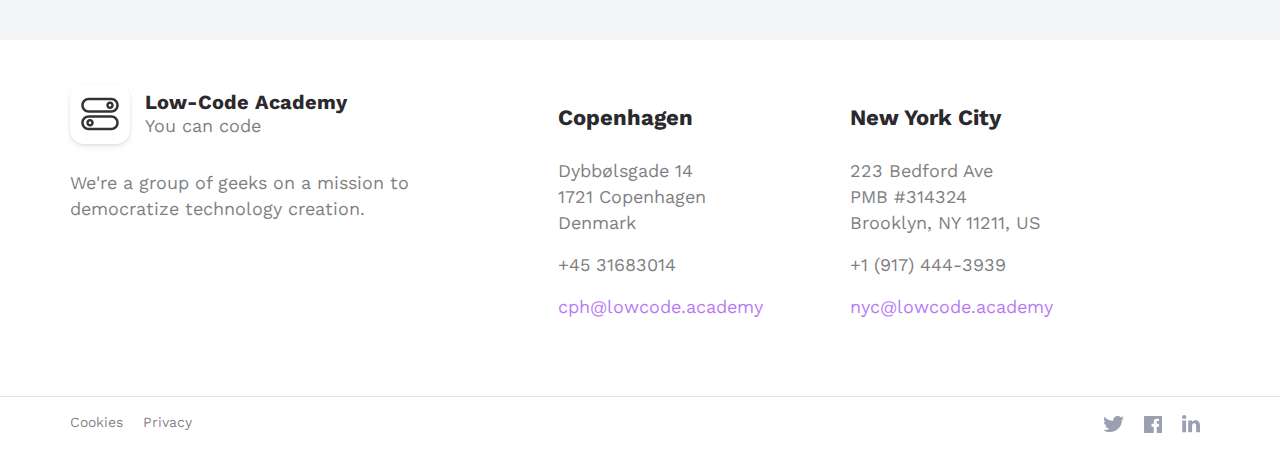
<file: executive-programmes.html>
<!doctype html>
<html lang="en">
  <head>
    <meta charset="utf-8">
    <title>Low-Code Academy: Executive Programmes</title>
    <meta http-equiv="X-UA-Compatible" content="IE=Edge">
    <meta name="viewport" content="width=device-width, initial-scale=1">
    <meta name="theme-color" content="#fff">
    <meta name="format-detection" content="telephone=no">
    <link rel="apple-touch-icon" sizes="180x180" href="img/apple-touch-icon.png">
    <link rel="icon" type="image/png" sizes="32x32" href="img/favicon-32x32.png">
    <link rel="icon" type="image/png" sizes="16x16" href="img/favicon-16x16.png">
    <link rel="manifest" href="img/site.webmanifest">
    <link rel="mask-icon" href="img/safari-pinned-tab.svg" color="#2a505b">
    <meta name="msapplication-TileColor" content="#da532c">
    <meta name="theme-color" content="#ffffff">
    <link href="https://fonts.googleapis.com/css?family=Work+Sans:400,700" rel="stylesheet">
    <link rel="stylesheet" media="all" href="css/bootstrap.min.css">
    <link rel="stylesheet" media="all" href="css/lowcode.css">
    <meta name="description" content="">
    <!-- Twitter Card data -->
    <meta name="twitter:card" content="">
    <meta name="twitter:site" content="">
    <meta name="twitter:title" content="">
    <meta name="twitter:description" content="">
    <meta name="twitter:creator" content="">
    <meta name="twitter:image" content="">
    <!-- Open Graph data -->
    <meta property="og:title" content="">
    <meta property="og:type" content="article">
    <meta property="og:url" content="">
    <meta property="og:image" content="">
    <meta property="og:description" content="">
    <meta property="og:site_name" content="">
    <meta property="fb:admins" content="">
  </head>
  <body>
    <!-- BEGIN page -->
    <div class="page">
      <!-- BEGIN header -->
    <header class="header header-main">
      <div class="container">
        <nav class="navbar navbar-expand-lg">
          <a class="navbar-brand" href="/">
            <div class="navbar-logo">
              <img class="navbar-pic" src="img/logo.svg" alt="Low-Code Academy" style="padding:10px;">
            </div>
            <div class="navbar-group">
              <div class="navbar-title">Low-Code Academy</div>
              <div class="navbar-text">You can code</div>
            </div>
          </a>
          <button class="navbar-toggler" type="button" data-toggle="collapse" data-target="#navbarDropdown" aria-controls="navbarDropdown" aria-expanded="false" aria-label="Toggle navigation">
            <span class="navbar-toggler-icon"></span>
          </button>
          <div class="collapse navbar-collapse" id="navbarDropdown">
            <ul class="navbar-nav">

              <li class="nav-item">
                <a class="nav-link nav-link-drop" href="#">
                  <span>We do</span>
                  <svg class="nav-arrow" xmlns="http://www.w3.org/2000/svg" width="8" height="5" viewBox="0 0 8 5">
                    <polygon points=".94 0 4 3.09 7.06 0 8 .951 4 5 0 .951" />
                  </svg>
                </a>
                <div class="nav-drop">
                  <div class="row">
                    <div class="col-md-6">
                      <a class="nav-group" href="/executive-programmes/">
                        <div class="nav-title">Executive Programmes</div>
                        <div class="nav-text">Training in experimentation for the C-suite and beyond.</div>
                      </a>
                    </div>
                    <div class="col-md-6">
                      <a class="nav-group" href="/corporate-programmes/">
                        <div class="nav-title">Corporate Programmes</div>
                        <div class="nav-text">Tailor-made programmes to lift the entire organization.</div>
                      </a>
                    </div>
                    <div class="col-md-6">
                      <a class="nav-group" href="/field-day/">
                        <div class="nav-title">Low-Code Field Day</div>
                        <div class="nav-text">Train up to 1.000 people at the same time!</div>
                      </a>
                    </div>
                    <div class="col-md-6">
                      <a class="nav-group" href="/inspiration/">
                        <div class="nav-title">Inspiration</div>
                        <div class="nav-text">Experienced keynote speakers ready to rock.</div>
                      </a>
                    </div>
                  </div>
                </div>
              </li>
                              <li class="nav-item">
                <a class="nav-link" href="/we-are/">Who we are</a>
              </li>
                              <li class="nav-item">
                <a class="nav-link" href="/contact/">Contact</a>
              </li>
            </ul>
            <a class="btn btn-primary" href="/get-started/">Get Started</a>
          </div>
        </nav>
      </div>
    </header>
    <!-- END header -->
      <!-- BEGIN inner -->
      <div class="inner">
        <div class="section section-main" style="background: #F3C6BD">
          <div class="container">
            <div class="section-body">
              <h1 class="title">Executive Programmes</h1>
              <div class="text">We want to enable everyone to think that it's easier and cheaper to build a prototype, than to have a meeting.</div>
              <div class="btn-group-simple">
                <button class="btn btn-secondary">Get Started</button>
                <button class="btn btn-secondary">Learn More</button>
              </div>
              <div class="preview">
                <img class="preview-pic" src="img/illustrations/nocomments/14_location.svg" style="margin-top:-4em;" alt="Foundation">
              </div>
            </div>
          </div>
        </div>
        <div class="section section-sm section-gray">
          <div class="container">
            <div class="row">
              <div class="col-md-6 mb-5 mb-lg-0">
                <div class="about">
                  <h4 class="about-title">What do you do?</h4>
                  <div class="about-text">Training programmes for corporates on building their own digital prototypes.</div>
                </div>
              </div>
              <div class="col-md-6">
                <div class="about">
                  <h4 class="about-title">Who is it for?</h4>
                  <div class="about-text">From C-level executives to junior staff with none or limited coding experience.</div>
                </div>
              </div>
            </div>
          </div>
        </div>


         <div class="section" style="background: #EDF8FB">
          <div class="container">
               <div class="title title-3">We also do..</div>
            <div class="row audience">
              <div class="col-lg-3 col-md-6 mb-3 mb-lg-0">
                <a href="#" class="audience-item">
                  <div class="audience-preview">
                    <img class="audience-pic" src="img/illustrations/followme/20.png" style="max-height:100%" alt="">
                  </div>
                  <div class="audience-title">Executive Programmes</div>
                    <div class="audience-content">The best leaders experiment with tech – we teach them how.</div>
                </a>
              </div>
              <div class="col-lg-3 col-md-6 mb-3 mb-lg-0">
                <a href="#" class="audience-item">
                  <div class="audience-preview">
                    <img class="audience-pic" src="img/illustrations/followme/3.png" style="max-height:100%;padding-top:30px;" alt="">
                  </div>
                  <div class="audience-title">Corporate Programmes</div>
                    <div class="audience-content">We design custom programmes to lift the entire organization.</div>
                </a>
              </div>
              <div class="col-lg-3 col-md-6 mb-3 mb-lg-0">
                <a href="#" class="audience-item">
                  <div class="audience-preview">
                    <img class="audience-pic" src="img/illustrations/followme/10.png" style="max-height:100%" alt="">
                  </div>
                  <div class="audience-title">Low-Code Field Day</div>
                    <div class="audience-content">Bring together hundreds of people to learn tech together.</div>
                </a>
              </div>
              <div class="col-lg-3 col-md-6 mb-md-3 mb-lg-0">
                <a href="#" class="audience-item">
                  <div class="audience-preview">
                    <img class="audience-pic" src="img/illustrations/followme/6.png" style="max-height:100%" alt="">
                  </div>
                                    <div class="audience-title">Inspiration and Workshops</div>
                    <div class="audience-content">We have a couple of hundred keynotes under our belts by now.</div>
                </a>
              </div>
            </div>
          </div>
        </div>

<div class="section">
          <div class="container">
            <div class="row">
              <div class="col-md-6 mb-5 mb-lg-0">
                <div class="wrap">
                  <div class="theme" style="color: #0189D1">What the heck is..</div>
                  <div class="title title-2">Low-Code?</div>
                  <div class="text"><p>Low-Code represents a movement of modern software development tools that are highly visual (think drag 'n drop) and require very little technical experience to understand.</p>
                    <p>You could compare it to making cars. Everything that was previously done by hand has now been automated by robots, freeing up time for workers to do more important stuff.</p></div>

                </div>
              </div>
              <div class="col-md-6">
                <figure class="preview">
                  <img class="preview-pic" src="img/illustrations/nocomments/18_page_under_construction.svg" alt="">
                  <figcaption class="preview-figcaption">It's no longer limited to engineers to create digital stuff.</figcaption>
                </figure>
              </div>
            </div>
            <div class="hr"></div>
            <div class="row">
              <div class="col-md-6 mb-5 mb-lg-0">
                <div class="benefit">
                  <div class="benefit-content"><strong>Low-Code.</strong> A visual platform where many processes are automated in the background and you just need to fill in a few lines of code to make it work.</div>
                </div>
              </div>
              <div class="col-md-6 mb-5 mb-lg-0">
                <div class="benefit">
                  <div class="benefit-content"><strong>No-Code.</strong> A visual platform where all processes are automated in the background and you just need to bring data and creativity.</div>

                </div>
              </div>

            </div>
          </div>
        </div>


        <div class="section" style="background: #FCF0E3">
          <div class="container">
            <div class="row">
              <div class="col-md-6 mb-5 mb-lg-0">
                <div class="wrap">
                  <div class="theme" style="color: #009B4D">Minutes rather than months</div>
                  <h2 class="title title-2">Prototyping beats meeting</h2>
                  <div class="text">If <a href="https://a16z.com/2011/08/20/why-software-is-eating-the-world/" class="link">software is eating the world</a>, we should everyone be able to build rather than just talk. In minutes you should be able to..</div>
                  <div class="accordion">
                    <div class="accordion-item active">
                      <div class="accordion-head">
                        <div class="accordion-icon">
                          <svg xmlns="http://www.w3.org/2000/svg" width="20" height="20" viewBox="0 0 20 20">
                            <path d="M10,8.9 C9.39,8.9 8.9,9.39 8.9,10 C8.9,10.61 9.39,11.1 10,11.1 C10.61,11.1 11.1,10.61 11.1,10 C11.1,9.39 10.61,8.9 10,8.9 Z M10,0 C4.48,0 0,4.48 0,10 C0,15.52 4.48,20 10,20 C15.52,20 20,15.52 20,10 C20,4.48 15.52,0 10,0 Z M12.19,12.19 L4,16 L7.81,7.81 L16,4 L12.19,12.19 Z" />
                          </svg>
                        </div>
                        <div class="accordion-title">Build a smartphone app</div>
                      </div>
                      <div class="accordion-body">
                        <div class="accordion-text">Bring your sales representatives up to date with a new app full of your latest leads. SHOW A 30 SECOND VIDEO OF APP BEING MADE HERE</div>
                        <div class="accordion-preview">
                          <img class="accordion-pic" src="img/app.jpg" srcset="img/app@2x.jpg 2x" alt="">
                        </div>
                      </div>
                    </div>
                    <div class="accordion-item">
                      <div class="accordion-head">
                        <div class="accordion-icon">
                          <svg xmlns="http://www.w3.org/2000/svg" width="23" height="25" viewBox="0 0 23 25">
                            <path d="M2.421053,10.71429 L2.421053,19.04762 L6.052632,19.04762 L6.052632,10.71429 L2.421053,10.71429 Z M9.684211,10.71429 L9.684211,19.04762 L13.315789,19.04762 L13.315789,10.71429 L9.684211,10.71429 Z M0,25 L23,25 L23,21.42857 L0,21.42857 L0,25 Z M16.947368,10.71429 L16.947368,19.04762 L20.578947,19.04762 L20.578947,10.71429 L16.947368,10.71429 Z M11.5,0 L0,5.95238 L0,8.33333 L23,8.33333 L23,5.95238 L11.5,0 Z" />
                          </svg>
                        </div>
                        <div class="accordion-title">Introduce Alexa to your company</div>
                      </div>
                      <div class="accordion-body">
                        <div class="accordion-text">Develop a voice skill for Amazon Alexa, where any customer can order products by just speaking to their smart device.</div>
                        <div class="accordion-preview">
                          <img class="accordion-pic" src="img/app-2.jpg" srcset="img/app-2@2x.jpg 2x" alt="">
                        </div>
                      </div>
                    </div>
                    <div class="accordion-item">
                      <div class="accordion-head">
                        <div class="accordion-icon">
                          <svg xmlns="http://www.w3.org/2000/svg" width="22" height="22" viewBox="0 0 22 22">
                            <path d="M19.555556,0 L2.444444,0 C1.1,0 0,1.1 0,2.44444 L0,11 C0,12.34444 1.1,13.44444 2.444444,13.44444 L19.555556,13.44444 C20.9,13.44444 22,12.34444 22,11 L22,2.44444 C22,1.1 20.9,0 19.555556,0 Z M19.555556,7.33333 L14.666667,7.33333 C14.666667,9.31333 12.98,11 11,11 C9.02,11 7.333333,9.31333 7.333333,7.33333 L2.444444,7.33333 L2.444444,2.44444 L19.555556,2.44444 L19.555556,7.33333 Z M14.666667,15.88889 L22,15.88889 L22,19.55556 C22,20.9 20.9,22 19.555556,22 L2.444444,22 C1.1,22 0,20.9 0,19.55556 L0,15.88889 L7.333333,15.88889 C7.333333,17.91778 8.971111,19.55556 11,19.55556 C13.028889,19.55556 14.666667,17.91778 14.666667,15.88889 Z" />
                          </svg>
                        </div>
                        <div class="accordion-title">Apply Deep Learning to your stats</div>
                      </div>
                      <div class="accordion-body">
                        <div class="accordion-text">Run a quick analysis on support requests throughout the last ten years and predict how busy you're going to be next week.</div>
                        <div class="accordion-preview">
                          <img class="accordion-pic" src="img/app-3.jpg" srcset="img/app-3@2x.jpg 2x" alt="">
                        </div>
                      </div>
                    </div>
                  </div>
                </div>
              </div>
            </div>
          </div>
        </div>


<div class="section" style="min-height:25em;">
          <div class="container">

            <div id="carouselExampleIndicators" class="carousel slide text-lg-center" data-ride="carousel">
              <div class="carousel-inner">
                <div class="carousel-item active">
                  <div class="review">

                    <div class="review-text">“I often meet managers, who know all the right words on digitization and disruption. The ones that impress me are the ones who have actually experimented with new technology themselves.”</div>
                    <div class="review-name">Tue Mantoni</div>
                    <div class="review-position">Chairman of Lakrids by Bülow, Joe & The Juice, Soundboks, etc.</div>
                  </div>
                </div>
                <div class="carousel-item">
                  <div class="review">

                    <div class="review-text">“The best way to do something 'lean' is to gather a tight group of people, give them very little money, and very little time.”</div>
                    <div class="review-name">Bob Klein</div>
                    <div class="review-position">Chief Engineer of the F-14</div>
                  </div>
                </div>
                <div class="carousel-item">
                  <div class="review">

                    <div class="review-text">“If a picture is worth 1000 words, a prototype is worth 1000 meetings.”</div>
                    <div class="review-name">David Kelley</div>
                    <div class="review-position">Founder of IDEO and professor at Stanford University</div>
                  </div>
                </div>
              </div>
              <ol class="carousel-indicators">
                <li data-target="#carouselExampleIndicators" data-slide-to="0" class="active"></li>
                <li data-target="#carouselExampleIndicators" data-slide-to="1"></li>
                <li data-target="#carouselExampleIndicators" data-slide-to="2"></li>
              </ol>
            </div>
            <div class="preview preview-review">
              <img class="preview-pic" src="img/illustrations/nocomments/1_done.svg" alt="">
            </div>
          </div>
        </div>

         <div class="section" style="background: #EDF8FB">
          <div class="container">
            <div class="center">
              <div class="theme">We want to democratize digital creation</div>
              <div class="title title-2">Stop waiting on IT, start building stuff</div>
              <div class="text">We work with executives as well as knowledge workers, individuals as well as large groups, corporates as well as start-ups.</div>

            </div>
            <div class="row audience">
              <div class="col-lg-3 col-md-6 mb-3 mb-lg-0">
                <a href="#" class="audience-item">
                  <div class="audience-preview">
                    <img class="audience-pic" src="img/illustrations/followme/20.png" style="max-height:100%" alt="">
                  </div>
                  <div class="audience-title">Executive Programmes</div>
                    <div class="audience-content">The best leaders experiment with tech – we teach them how.</div>
                </a>
              </div>
              <div class="col-lg-3 col-md-6 mb-3 mb-lg-0">
                <a href="#" class="audience-item">
                  <div class="audience-preview">
                    <img class="audience-pic" src="img/illustrations/followme/3.png" style="max-height:100%;padding-top:30px;" alt="">
                  </div>
                  <div class="audience-title">Corporate Programmes</div>
                    <div class="audience-content">We design custom programmes to lift the entire organization.</div>
                </a>
              </div>
              <div class="col-lg-3 col-md-6 mb-3 mb-lg-0">
                <a href="#" class="audience-item">
                  <div class="audience-preview">
                    <img class="audience-pic" src="img/illustrations/followme/10.png" style="max-height:100%" alt="">
                  </div>
                  <div class="audience-title">Low-Code Field Day</div>
                    <div class="audience-content">Bring together hundreds of people to learn tech together.</div>
                </a>
              </div>
              <div class="col-lg-3 col-md-6 mb-md-3 mb-lg-0">
                <a href="#" class="audience-item">
                  <div class="audience-preview">
                    <img class="audience-pic" src="img/illustrations/followme/6.png" style="max-height:100%" alt="">
                  </div>
                                    <div class="audience-title">Inspiration and Workshops</div>
                    <div class="audience-content">We have a couple of hundred keynotes under our belts by now.</div>
                </a>
              </div>
            </div>
          </div>
        </div>




        <div class="section">
          <div class="container">
            <div class="center">
              <div class="title title-2">Public Events</div>
              <div class="text">We do a limited number of public events each year, where individuals can sign up to hone their low-code skills.</div>
              <div class="btn-group-simple">
                <button class="btn btn-primary">Explore events</button>
              </div>
            </div>
            <div class="vacancy">
              <a href="#" class="vacancy-item">
                <div class="vacancy-title">Create your first app in one hour</div>
                <div class="vacancy-text">Copenhagen, September 24th</div>
                <div class="vacancy-arrow">
                  <svg xmlns="http://www.w3.org/2000/svg" width="8" height="12" viewBox="0 0 8 12">
                    <polygon points="0 10.59 4.58 6 0 1.41 1.41 0 7.41 6 1.41 12" />
                  </svg>
                </div>
              </a>
              <a href="#" class="vacancy-item">
                <div class="vacancy-title">How to stay tech foolish</div>
                <div class="vacancy-text">Online, October 17th 2019</div>
                <div class="vacancy-arrow">
                  <svg xmlns="http://www.w3.org/2000/svg" width="8" height="12" viewBox="0 0 8 12">
                    <polygon points="0 10.59 4.58 6 0 1.41 1.41 0 7.41 6 1.41 12" />
                  </svg>
                </div>
              </a>
              <a href="#" class="vacancy-item">
                <div class="vacancy-title">Low-Code Demo Day</div>
                <div class="vacancy-text">Copenhagen, November 6th 2019</div>
                <div class="vacancy-arrow">
                  <svg xmlns="http://www.w3.org/2000/svg" width="8" height="12" viewBox="0 0 8 12">
                    <polygon points="0 10.59 4.58 6 0 1.41 1.41 0 7.41 6 1.41 12" />
                  </svg>
                </div>
              </a>
            </div>
          </div>
        </div>



        <div class="section section-sm section-gray">
          <div class="container">
            <div class="row align-items-center">
              <div class="col-md-5 mb-4 mb-lg-0">
                <figure class="preview">
                  <img class="preview-pic" src="img/illustrations/nocomments/12_message_sent.svg" alt="">
                </figure>
              </div>
              <div class="col-md-7 col-xl-6">
                <div class="title title-3">Stay in the loop</div>
                <div class="text text-sm">Get notified about company updates, news and blog posts. We hate spam.</div>
                <div class="subscribe">
                  <form class="subscribe-form">
                    <div class="form-group">
                      <input class="form-control" type="email" placeholder="Enter your email" required="">
                    </div>
                    <button class="btn btn-primary" type="submit">Subscribe</button>
                  </form>
                  <div class="subscribe-content">Free monthly newsletter · Cancel any time</div>
                </div>
              </div>
            </div>
          </div>
        </div>
      </div>

      <!-- END inner -->
      <!-- BEGIN footer -->
      <footer class="footer">
        <div class="footer-section">
          <div class="container">
            <div class="row">
              <div class="col-lg-5 mb-3 mb-lg-0">
                <a class="navbar-brand" href="/">
                  <div class="navbar-logo">
                    <img class="navbar-pic" src="img/logo.svg" alt="Low-Code Academy" style="padding:10px;">
                  </div>
                  <div class="navbar-group">
                    <div class="navbar-title">Low-Code Academy</div>
                    <div class="navbar-text">You can code</div>
                  </div>
                </a>
                <div class="footer-text">We're a group of geeks on a mission to democratize technology creation.</div>

              </div>
              <div class="hr"></div>
              <div class="col-lg-3 col-md-6 mb-3 mb-lg-0">
                <div class="footer-category">Copenhagen</div>
<div class="footer-text"><p>Dybbølsgade 14<br />1721 Copenhagen<br />Denmark</p><p>+45 31683014</p><p><a href="mailto:cph@lowcode.academy">cph@lowcode.academy</a></div>
              </div>
              <div class="col-lg-3 col-md-6 mb-md-3 mb-lg-0">
                <div class="footer-category">New York City</div>
<div class="footer-text"><p>223 Bedford Ave<br />PMB #314324<br />Brooklyn, NY 11211, US<p>+1 (917) 444-3939</p><p><a href="mailto:nyc@lowcode.academy">nyc@lowcode.academy</a></div>

              </div>
            </div>
          </div>
        </div>
        <div class="footer-down">
          <div class="container">
            <div class="row align-items-center">
              <div class="col-lg-6">
                <nav class="footer-nav">
                  <a href="#" class="footer-link">Cookies</a>
                  <a href="#" class="footer-link">Privacy</a>
                </nav>
              </div>
              <div class="col-lg-6">
                <div class="socials">
                  <a class="socials-item" href="#">
                    <img class="socials-pic" src="img/icon-twitter.svg" alt="Twitter">
                  </a>
                  <a class="socials-item" href="#">
                    <img class="socials-pic" src="img/icon-facebook.svg" alt="Facebook">
                  </a>
                  <a class="socials-item" href="#">
                    <img class="socials-pic" src="img/icon-linkedin.svg" alt="LinkedIn">
                  </a>
                </div>
              </div>
            </div>
          </div>
        </div>
      </footer>
      <!-- END footer -->
    </div>
    <!-- END page -->
    <!-- BEGIN scripts -->
    <script src="js/lib/jquery-3.3.1.min.js"></script>
    <script src="js/lib/bootstrap.min.js"></script>
    <script src="js/lowcode.js"></script>
    <!-- END scripts -->
  </body>
</html>
</file>
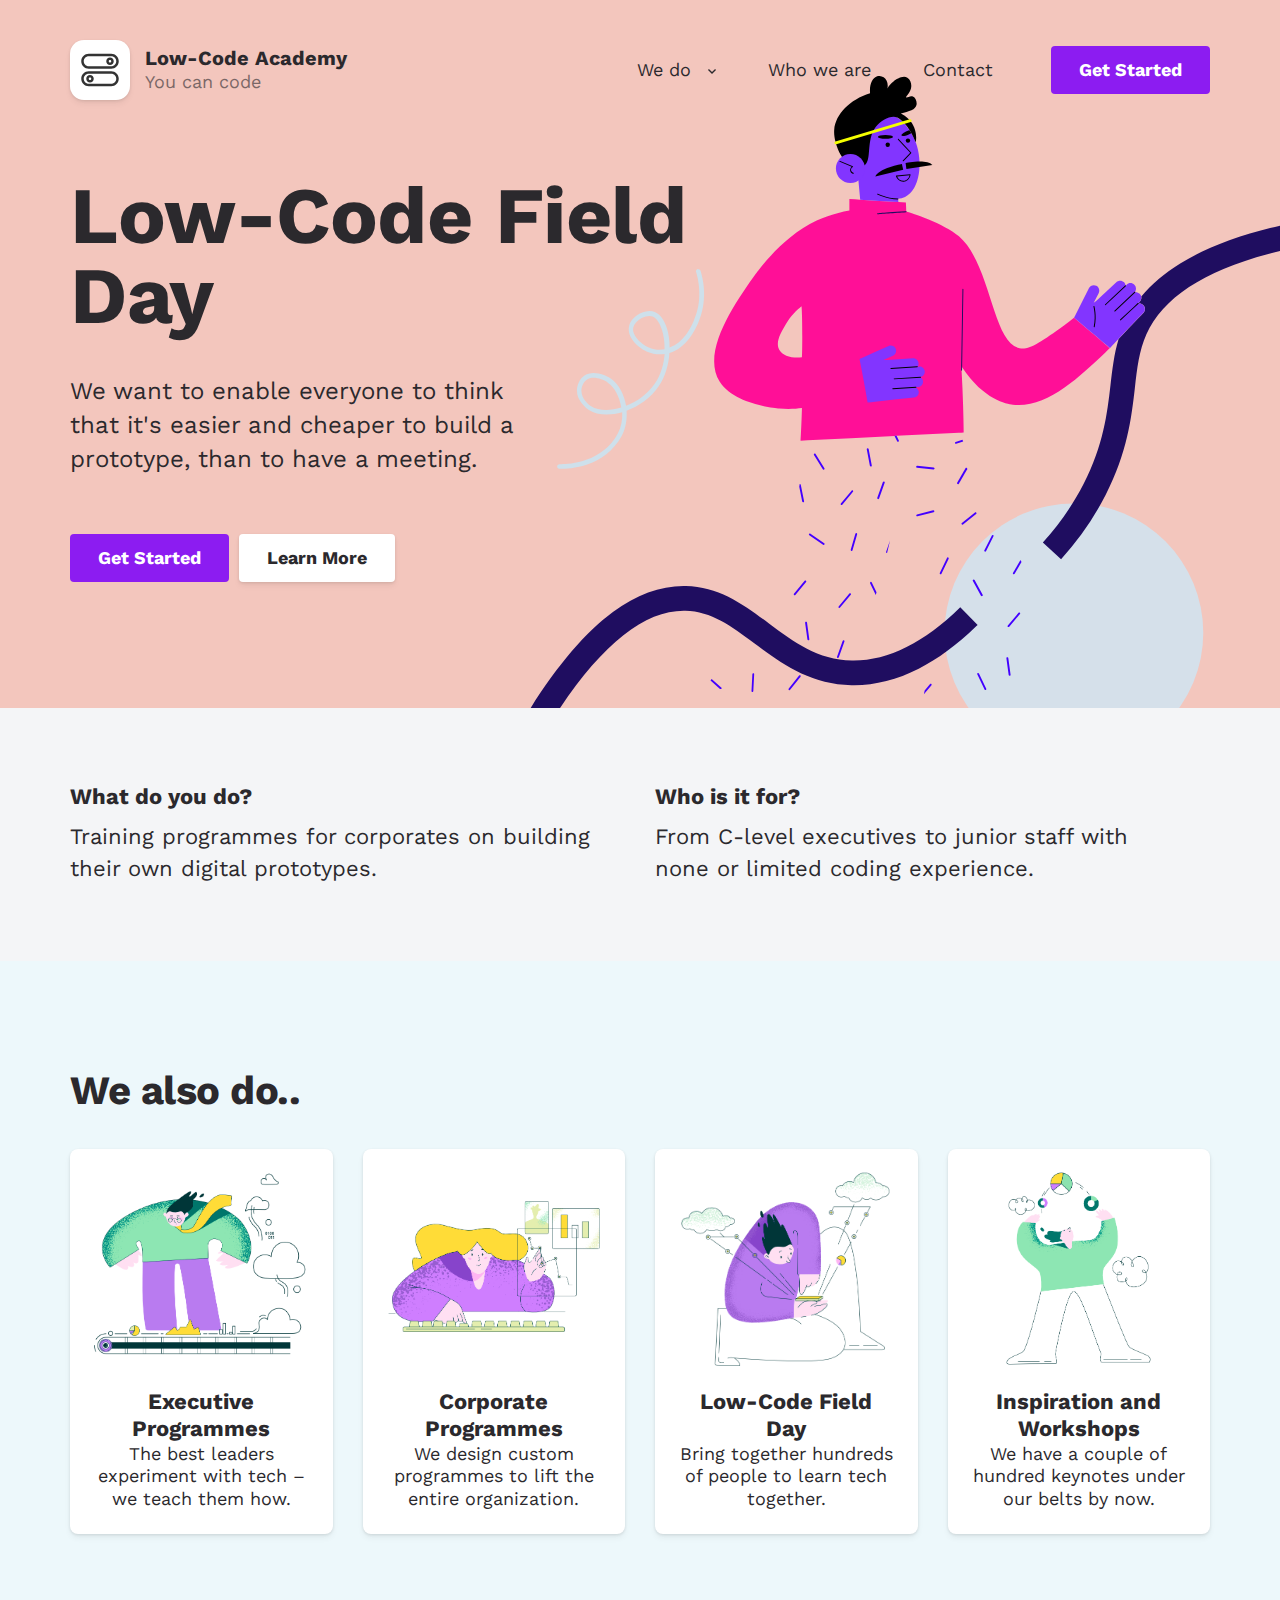
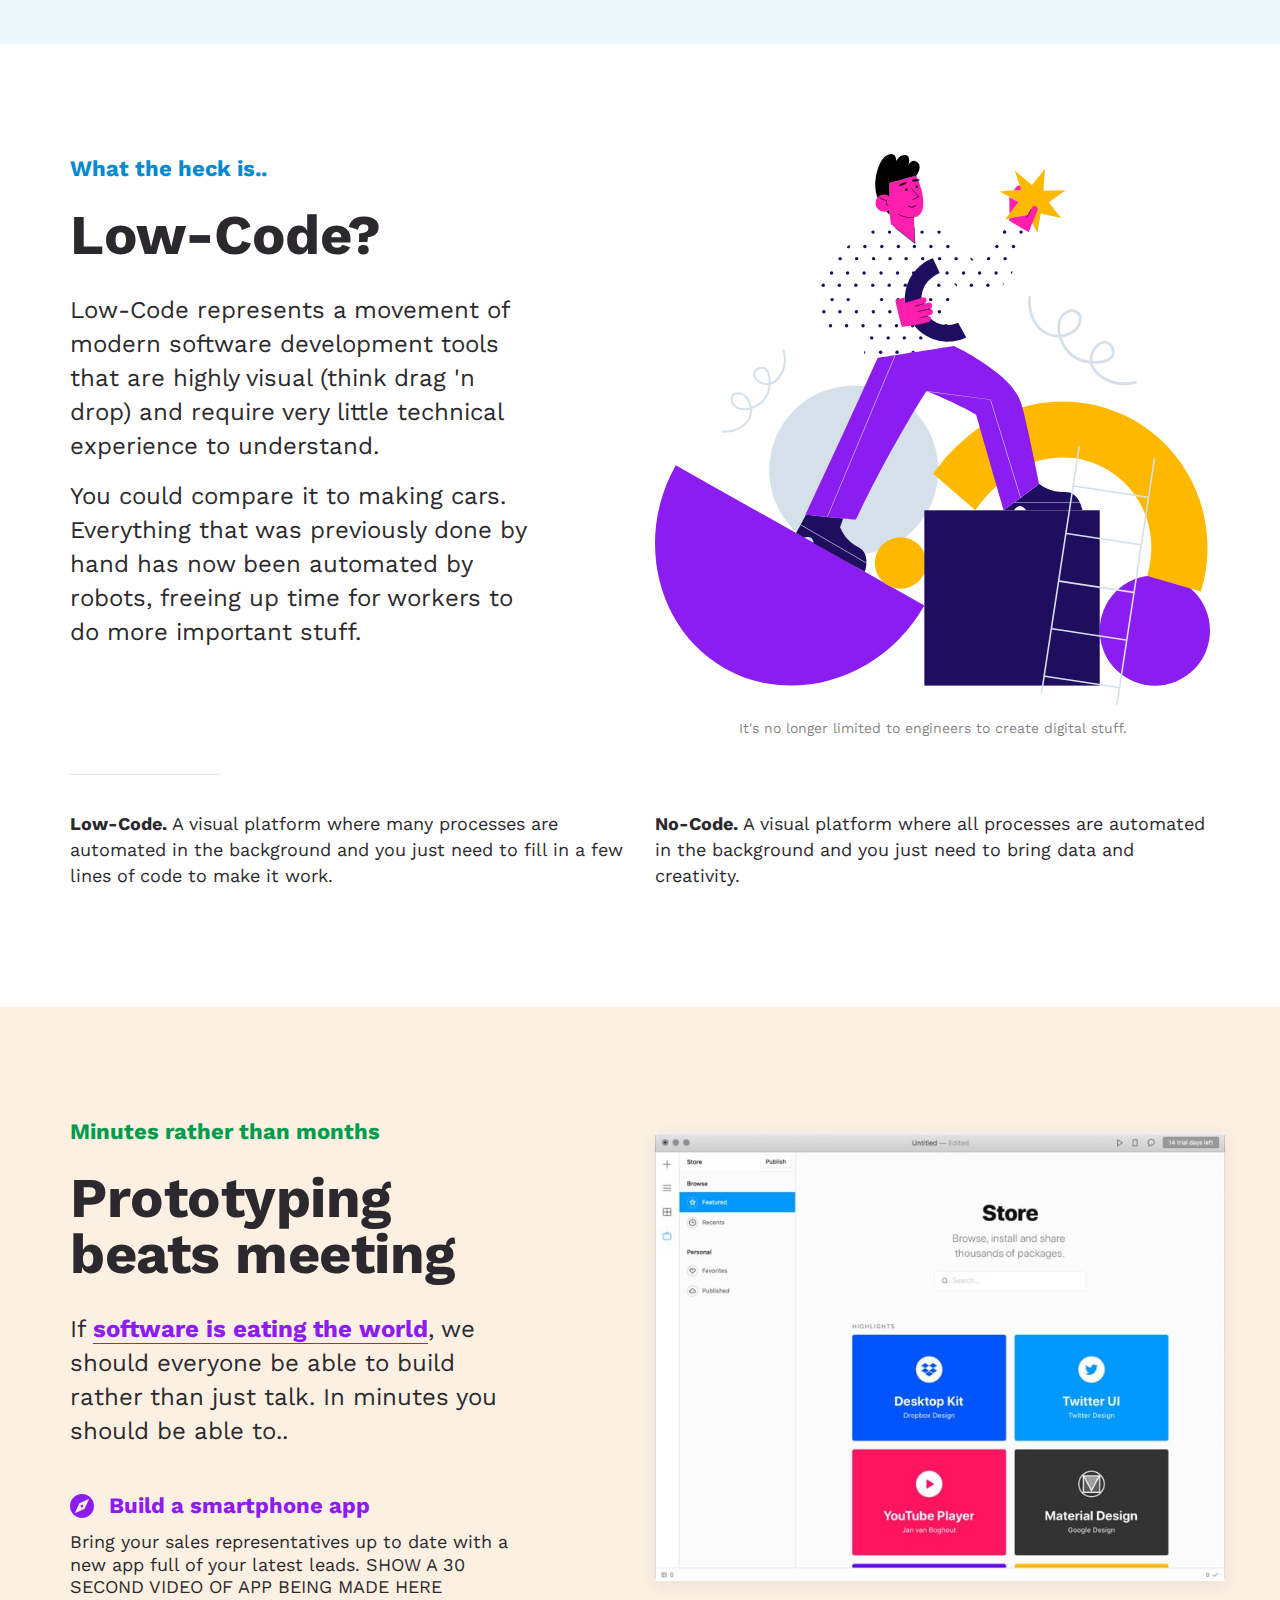
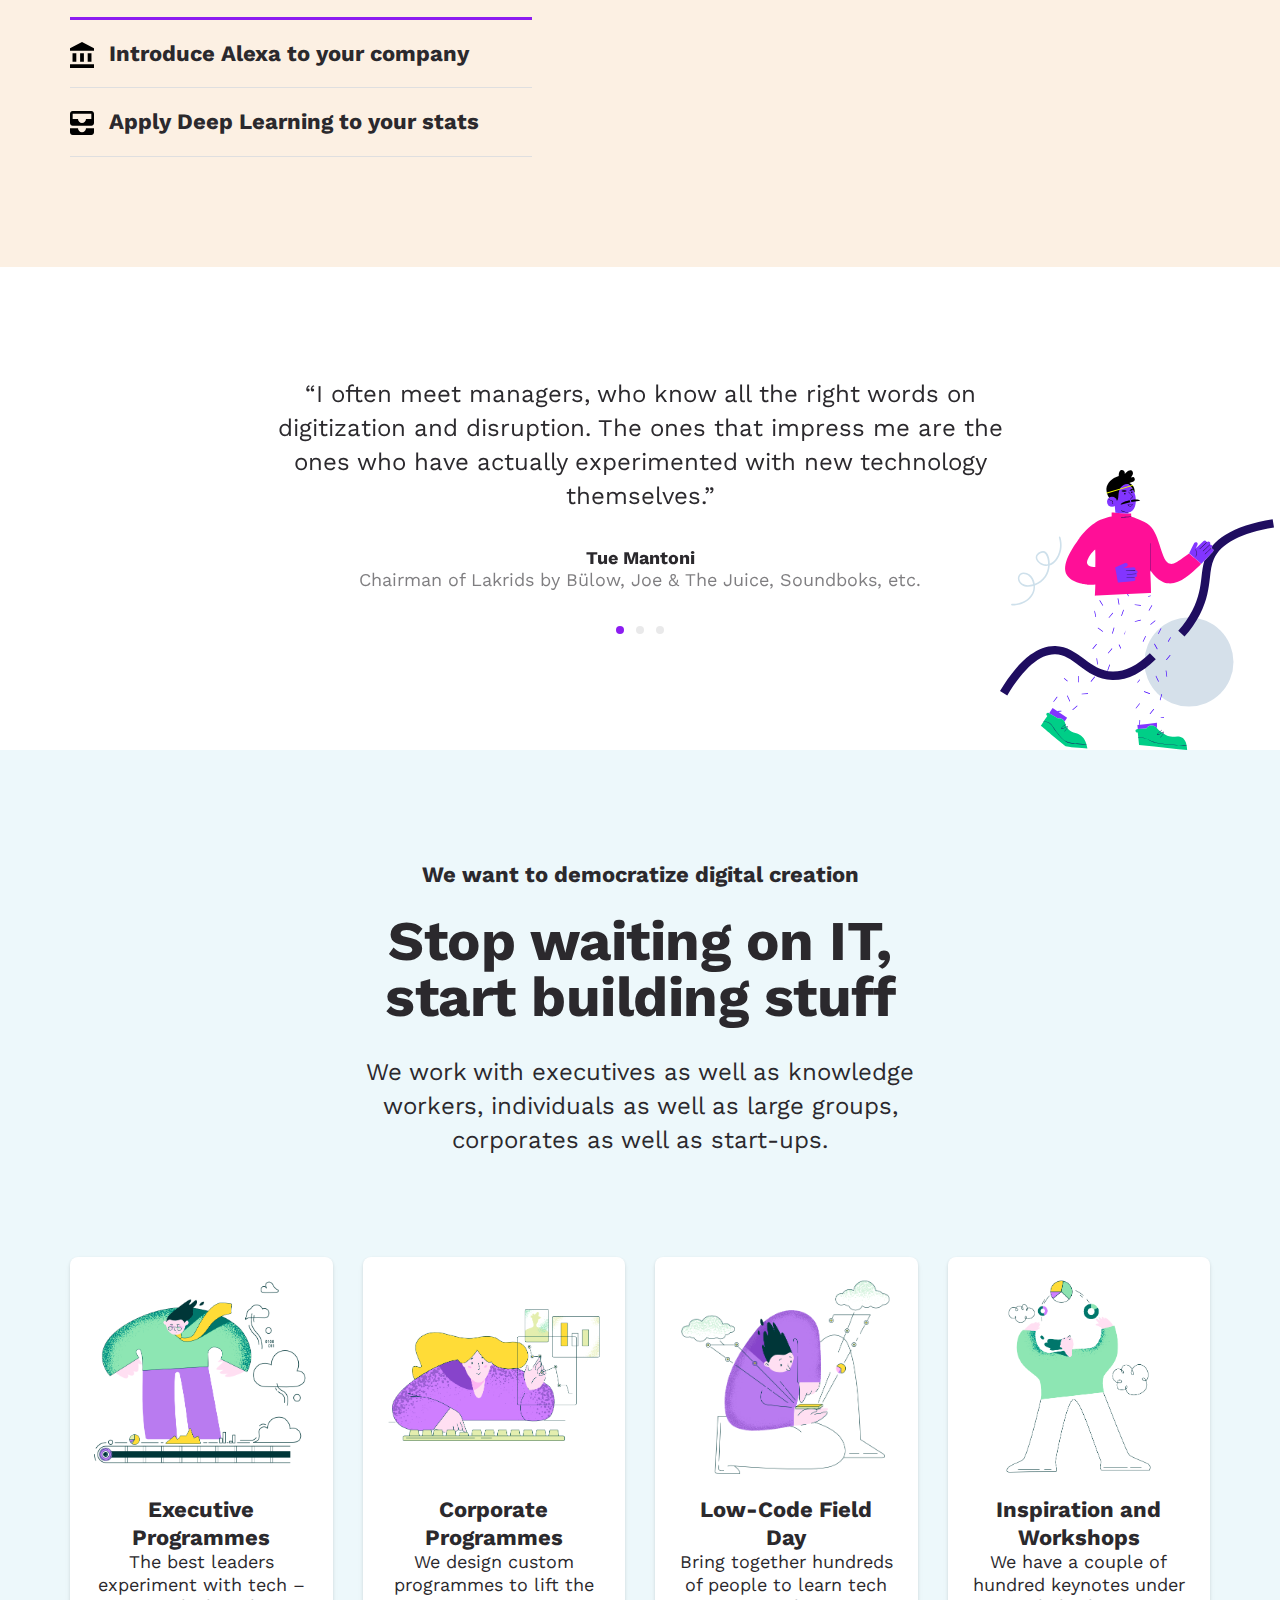
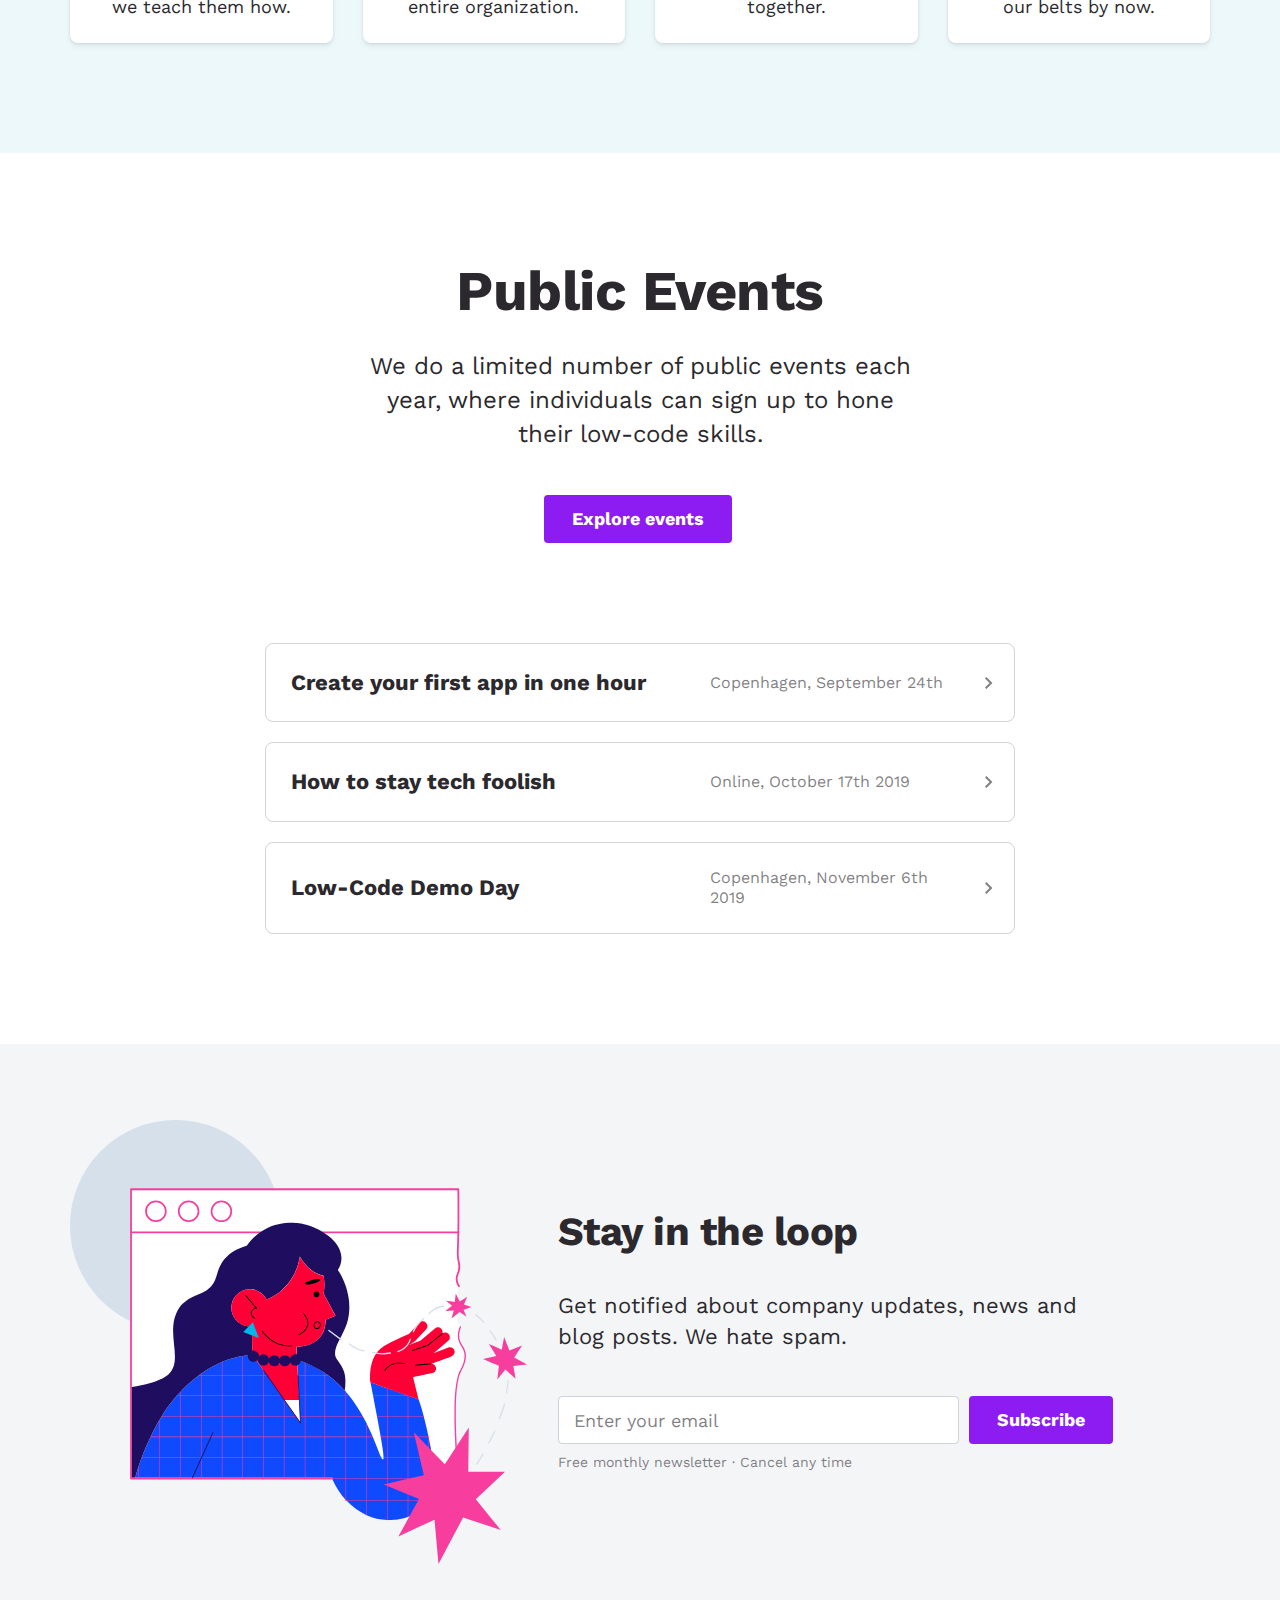
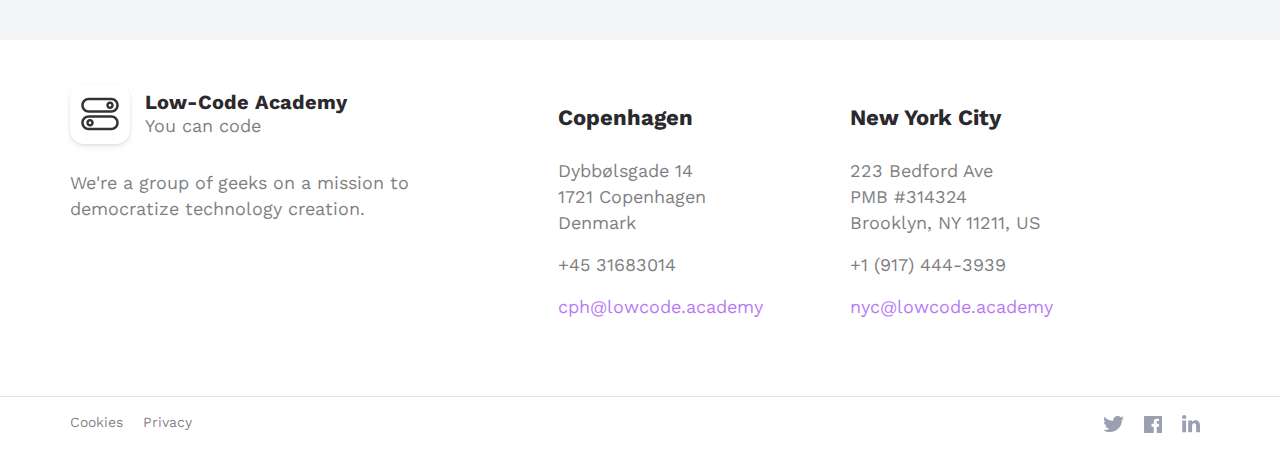
<file: field-day.html>
<!doctype html>
<html lang="en">
  <head>
    <meta charset="utf-8">
    <title>Low-Code Academy: Low-Code Field Day</title>
    <meta http-equiv="X-UA-Compatible" content="IE=Edge">
    <meta name="viewport" content="width=device-width, initial-scale=1">
    <meta name="theme-color" content="#fff">
    <meta name="format-detection" content="telephone=no">
    <link rel="apple-touch-icon" sizes="180x180" href="img/apple-touch-icon.png">
    <link rel="icon" type="image/png" sizes="32x32" href="img/favicon-32x32.png">
    <link rel="icon" type="image/png" sizes="16x16" href="img/favicon-16x16.png">
    <link rel="manifest" href="img/site.webmanifest">
    <link rel="mask-icon" href="img/safari-pinned-tab.svg" color="#2a505b">
    <meta name="msapplication-TileColor" content="#da532c">
    <meta name="theme-color" content="#ffffff">
    <link href="https://fonts.googleapis.com/css?family=Work+Sans:400,700" rel="stylesheet">
    <link rel="stylesheet" media="all" href="css/bootstrap.min.css">
    <link rel="stylesheet" media="all" href="css/lowcode.css">
    <meta name="description" content="">
    <!-- Twitter Card data -->
    <meta name="twitter:card" content="">
    <meta name="twitter:site" content="">
    <meta name="twitter:title" content="">
    <meta name="twitter:description" content="">
    <meta name="twitter:creator" content="">
    <meta name="twitter:image" content="">
    <!-- Open Graph data -->
    <meta property="og:title" content="">
    <meta property="og:type" content="article">
    <meta property="og:url" content="">
    <meta property="og:image" content="">
    <meta property="og:description" content="">
    <meta property="og:site_name" content="">
    <meta property="fb:admins" content="">
  </head>
  <body>
    <!-- BEGIN page -->
    <div class="page">
      <!-- BEGIN header -->
    <header class="header header-main">
      <div class="container">
        <nav class="navbar navbar-expand-lg">
          <a class="navbar-brand" href="/">
            <div class="navbar-logo">
              <img class="navbar-pic" src="img/logo.svg" alt="Low-Code Academy" style="padding:10px;">
            </div>
            <div class="navbar-group">
              <div class="navbar-title">Low-Code Academy</div>
              <div class="navbar-text">You can code</div>
            </div>
          </a>
          <button class="navbar-toggler" type="button" data-toggle="collapse" data-target="#navbarDropdown" aria-controls="navbarDropdown" aria-expanded="false" aria-label="Toggle navigation">
            <span class="navbar-toggler-icon"></span>
          </button>
          <div class="collapse navbar-collapse" id="navbarDropdown">
            <ul class="navbar-nav">

              <li class="nav-item">
                <a class="nav-link nav-link-drop" href="#">
                  <span>We do</span>
                  <svg class="nav-arrow" xmlns="http://www.w3.org/2000/svg" width="8" height="5" viewBox="0 0 8 5">
                    <polygon points=".94 0 4 3.09 7.06 0 8 .951 4 5 0 .951" />
                  </svg>
                </a>
                <div class="nav-drop">
                  <div class="row">
                    <div class="col-md-6">
                      <a class="nav-group" href="/executive-programmes/">
                        <div class="nav-title">Executive Programmes</div>
                        <div class="nav-text">Training in experimentation for the C-suite and beyond.</div>
                      </a>
                    </div>
                    <div class="col-md-6">
                      <a class="nav-group" href="/corporate-programmes/">
                        <div class="nav-title">Corporate Programmes</div>
                        <div class="nav-text">Tailor-made programmes to lift the entire organization.</div>
                      </a>
                    </div>
                    <div class="col-md-6">
                      <a class="nav-group" href="/field-day/">
                        <div class="nav-title">Low-Code Field Day</div>
                        <div class="nav-text">Train up to 1.000 people at the same time!</div>
                      </a>
                    </div>
                    <div class="col-md-6">
                      <a class="nav-group" href="/inspiration/">
                        <div class="nav-title">Inspiration</div>
                        <div class="nav-text">Experienced keynote speakers ready to rock.</div>
                      </a>
                    </div>
                  </div>
                </div>
              </li>
                              <li class="nav-item">
                <a class="nav-link" href="/we-are/">Who we are</a>
              </li>
                              <li class="nav-item">
                <a class="nav-link" href="/contact/">Contact</a>
              </li>
            </ul>
            <a class="btn btn-primary" href="/get-started/">Get Started</a>
          </div>
        </nav>
      </div>
    </header>
    <!-- END header -->
      <!-- BEGIN inner -->
      <div class="inner">
        <div class="section section-main" style="background: #F3C6BD">
          <div class="container">
            <div class="section-body">
              <h1 class="title">Low-Code Field Day</h1>
              <div class="text">We want to enable everyone to think that it's easier and cheaper to build a prototype, than to have a meeting.</div>
              <div class="btn-group-simple">
                <button class="btn btn-primary">Get Started</button>
                <button class="btn btn-secondary">Learn More</button>
              </div>
              <div class="preview">
                <img class="preview-pic" src="img/illustrations/nocomments/1_done.svg" style="margin-top:-7em;" alt="Foundation">
              </div>
            </div>
          </div>
        </div>
        <div class="section section-sm section-gray">
          <div class="container">
            <div class="row">
              <div class="col-md-6 mb-5 mb-lg-0">
                <div class="about">
                  <h4 class="about-title">What do you do?</h4>
                  <div class="about-text">Training programmes for corporates on building their own digital prototypes.</div>
                </div>
              </div>
              <div class="col-md-6">
                <div class="about">
                  <h4 class="about-title">Who is it for?</h4>
                  <div class="about-text">From C-level executives to junior staff with none or limited coding experience.</div>
                </div>
              </div>
            </div>
          </div>
        </div>


         <div class="section" style="background: #EDF8FB">
          <div class="container">
               <div class="title title-3">We also do..</div>
            <div class="row audience">
              <div class="col-lg-3 col-md-6 mb-3 mb-lg-0">
                <a href="#" class="audience-item">
                  <div class="audience-preview">
                    <img class="audience-pic" src="img/illustrations/followme/20.png" style="max-height:100%" alt="">
                  </div>
                  <div class="audience-title">Executive Programmes</div>
                    <div class="audience-content">The best leaders experiment with tech – we teach them how.</div>
                </a>
              </div>
              <div class="col-lg-3 col-md-6 mb-3 mb-lg-0">
                <a href="#" class="audience-item">
                  <div class="audience-preview">
                    <img class="audience-pic" src="img/illustrations/followme/3.png" style="max-height:100%;padding-top:30px;" alt="">
                  </div>
                  <div class="audience-title">Corporate Programmes</div>
                    <div class="audience-content">We design custom programmes to lift the entire organization.</div>
                </a>
              </div>
              <div class="col-lg-3 col-md-6 mb-3 mb-lg-0">
                <a href="#" class="audience-item">
                  <div class="audience-preview">
                    <img class="audience-pic" src="img/illustrations/followme/10.png" style="max-height:100%" alt="">
                  </div>
                  <div class="audience-title">Low-Code Field Day</div>
                    <div class="audience-content">Bring together hundreds of people to learn tech together.</div>
                </a>
              </div>
              <div class="col-lg-3 col-md-6 mb-md-3 mb-lg-0">
                <a href="#" class="audience-item">
                  <div class="audience-preview">
                    <img class="audience-pic" src="img/illustrations/followme/6.png" style="max-height:100%" alt="">
                  </div>
                                    <div class="audience-title">Inspiration and Workshops</div>
                    <div class="audience-content">We have a couple of hundred keynotes under our belts by now.</div>
                </a>
              </div>
            </div>
          </div>
        </div>

<div class="section">
          <div class="container">
            <div class="row">
              <div class="col-md-6 mb-5 mb-lg-0">
                <div class="wrap">
                  <div class="theme" style="color: #0189D1">What the heck is..</div>
                  <div class="title title-2">Low-Code?</div>
                  <div class="text"><p>Low-Code represents a movement of modern software development tools that are highly visual (think drag 'n drop) and require very little technical experience to understand.</p>
                    <p>You could compare it to making cars. Everything that was previously done by hand has now been automated by robots, freeing up time for workers to do more important stuff.</p></div>

                </div>
              </div>
              <div class="col-md-6">
                <figure class="preview">
                  <img class="preview-pic" src="img/illustrations/nocomments/18_page_under_construction.svg" alt="">
                  <figcaption class="preview-figcaption">It's no longer limited to engineers to create digital stuff.</figcaption>
                </figure>
              </div>
            </div>
            <div class="hr"></div>
            <div class="row">
              <div class="col-md-6 mb-5 mb-lg-0">
                <div class="benefit">
                  <div class="benefit-content"><strong>Low-Code.</strong> A visual platform where many processes are automated in the background and you just need to fill in a few lines of code to make it work.</div>
                </div>
              </div>
              <div class="col-md-6 mb-5 mb-lg-0">
                <div class="benefit">
                  <div class="benefit-content"><strong>No-Code.</strong> A visual platform where all processes are automated in the background and you just need to bring data and creativity.</div>

                </div>
              </div>

            </div>
          </div>
        </div>


        <div class="section" style="background: #FCF0E3">
          <div class="container">
            <div class="row">
              <div class="col-md-6 mb-5 mb-lg-0">
                <div class="wrap">
                  <div class="theme" style="color: #009B4D">Minutes rather than months</div>
                  <h2 class="title title-2">Prototyping beats meeting</h2>
                  <div class="text">If <a href="https://a16z.com/2011/08/20/why-software-is-eating-the-world/" class="link">software is eating the world</a>, we should everyone be able to build rather than just talk. In minutes you should be able to..</div>
                  <div class="accordion">
                    <div class="accordion-item active">
                      <div class="accordion-head">
                        <div class="accordion-icon">
                          <svg xmlns="http://www.w3.org/2000/svg" width="20" height="20" viewBox="0 0 20 20">
                            <path d="M10,8.9 C9.39,8.9 8.9,9.39 8.9,10 C8.9,10.61 9.39,11.1 10,11.1 C10.61,11.1 11.1,10.61 11.1,10 C11.1,9.39 10.61,8.9 10,8.9 Z M10,0 C4.48,0 0,4.48 0,10 C0,15.52 4.48,20 10,20 C15.52,20 20,15.52 20,10 C20,4.48 15.52,0 10,0 Z M12.19,12.19 L4,16 L7.81,7.81 L16,4 L12.19,12.19 Z" />
                          </svg>
                        </div>
                        <div class="accordion-title">Build a smartphone app</div>
                      </div>
                      <div class="accordion-body">
                        <div class="accordion-text">Bring your sales representatives up to date with a new app full of your latest leads. SHOW A 30 SECOND VIDEO OF APP BEING MADE HERE</div>
                        <div class="accordion-preview">
                          <img class="accordion-pic" src="img/app.jpg" srcset="img/app@2x.jpg 2x" alt="">
                        </div>
                      </div>
                    </div>
                    <div class="accordion-item">
                      <div class="accordion-head">
                        <div class="accordion-icon">
                          <svg xmlns="http://www.w3.org/2000/svg" width="23" height="25" viewBox="0 0 23 25">
                            <path d="M2.421053,10.71429 L2.421053,19.04762 L6.052632,19.04762 L6.052632,10.71429 L2.421053,10.71429 Z M9.684211,10.71429 L9.684211,19.04762 L13.315789,19.04762 L13.315789,10.71429 L9.684211,10.71429 Z M0,25 L23,25 L23,21.42857 L0,21.42857 L0,25 Z M16.947368,10.71429 L16.947368,19.04762 L20.578947,19.04762 L20.578947,10.71429 L16.947368,10.71429 Z M11.5,0 L0,5.95238 L0,8.33333 L23,8.33333 L23,5.95238 L11.5,0 Z" />
                          </svg>
                        </div>
                        <div class="accordion-title">Introduce Alexa to your company</div>
                      </div>
                      <div class="accordion-body">
                        <div class="accordion-text">Develop a voice skill for Amazon Alexa, where any customer can order products by just speaking to their smart device.</div>
                        <div class="accordion-preview">
                          <img class="accordion-pic" src="img/app-2.jpg" srcset="img/app-2@2x.jpg 2x" alt="">
                        </div>
                      </div>
                    </div>
                    <div class="accordion-item">
                      <div class="accordion-head">
                        <div class="accordion-icon">
                          <svg xmlns="http://www.w3.org/2000/svg" width="22" height="22" viewBox="0 0 22 22">
                            <path d="M19.555556,0 L2.444444,0 C1.1,0 0,1.1 0,2.44444 L0,11 C0,12.34444 1.1,13.44444 2.444444,13.44444 L19.555556,13.44444 C20.9,13.44444 22,12.34444 22,11 L22,2.44444 C22,1.1 20.9,0 19.555556,0 Z M19.555556,7.33333 L14.666667,7.33333 C14.666667,9.31333 12.98,11 11,11 C9.02,11 7.333333,9.31333 7.333333,7.33333 L2.444444,7.33333 L2.444444,2.44444 L19.555556,2.44444 L19.555556,7.33333 Z M14.666667,15.88889 L22,15.88889 L22,19.55556 C22,20.9 20.9,22 19.555556,22 L2.444444,22 C1.1,22 0,20.9 0,19.55556 L0,15.88889 L7.333333,15.88889 C7.333333,17.91778 8.971111,19.55556 11,19.55556 C13.028889,19.55556 14.666667,17.91778 14.666667,15.88889 Z" />
                          </svg>
                        </div>
                        <div class="accordion-title">Apply Deep Learning to your stats</div>
                      </div>
                      <div class="accordion-body">
                        <div class="accordion-text">Run a quick analysis on support requests throughout the last ten years and predict how busy you're going to be next week.</div>
                        <div class="accordion-preview">
                          <img class="accordion-pic" src="img/app-3.jpg" srcset="img/app-3@2x.jpg 2x" alt="">
                        </div>
                      </div>
                    </div>
                  </div>
                </div>
              </div>
            </div>
          </div>
        </div>


<div class="section" style="min-height:25em;">
          <div class="container">

            <div id="carouselExampleIndicators" class="carousel slide text-lg-center" data-ride="carousel">
              <div class="carousel-inner">
                <div class="carousel-item active">
                  <div class="review">

                    <div class="review-text">“I often meet managers, who know all the right words on digitization and disruption. The ones that impress me are the ones who have actually experimented with new technology themselves.”</div>
                    <div class="review-name">Tue Mantoni</div>
                    <div class="review-position">Chairman of Lakrids by Bülow, Joe & The Juice, Soundboks, etc.</div>
                  </div>
                </div>
                <div class="carousel-item">
                  <div class="review">

                    <div class="review-text">“The best way to do something 'lean' is to gather a tight group of people, give them very little money, and very little time.”</div>
                    <div class="review-name">Bob Klein</div>
                    <div class="review-position">Chief Engineer of the F-14</div>
                  </div>
                </div>
                <div class="carousel-item">
                  <div class="review">

                    <div class="review-text">“If a picture is worth 1000 words, a prototype is worth 1000 meetings.”</div>
                    <div class="review-name">David Kelley</div>
                    <div class="review-position">Founder of IDEO and professor at Stanford University</div>
                  </div>
                </div>
              </div>
              <ol class="carousel-indicators">
                <li data-target="#carouselExampleIndicators" data-slide-to="0" class="active"></li>
                <li data-target="#carouselExampleIndicators" data-slide-to="1"></li>
                <li data-target="#carouselExampleIndicators" data-slide-to="2"></li>
              </ol>
            </div>
            <div class="preview preview-review">
              <img class="preview-pic" src="img/illustrations/nocomments/1_done.svg" alt="">
            </div>
          </div>
        </div>

         <div class="section" style="background: #EDF8FB">
          <div class="container">
            <div class="center">
              <div class="theme">We want to democratize digital creation</div>
              <div class="title title-2">Stop waiting on IT, start building stuff</div>
              <div class="text">We work with executives as well as knowledge workers, individuals as well as large groups, corporates as well as start-ups.</div>

            </div>
            <div class="row audience">
              <div class="col-lg-3 col-md-6 mb-3 mb-lg-0">
                <a href="#" class="audience-item">
                  <div class="audience-preview">
                    <img class="audience-pic" src="img/illustrations/followme/20.png" style="max-height:100%" alt="">
                  </div>
                  <div class="audience-title">Executive Programmes</div>
                    <div class="audience-content">The best leaders experiment with tech – we teach them how.</div>
                </a>
              </div>
              <div class="col-lg-3 col-md-6 mb-3 mb-lg-0">
                <a href="#" class="audience-item">
                  <div class="audience-preview">
                    <img class="audience-pic" src="img/illustrations/followme/3.png" style="max-height:100%;padding-top:30px;" alt="">
                  </div>
                  <div class="audience-title">Corporate Programmes</div>
                    <div class="audience-content">We design custom programmes to lift the entire organization.</div>
                </a>
              </div>
              <div class="col-lg-3 col-md-6 mb-3 mb-lg-0">
                <a href="#" class="audience-item">
                  <div class="audience-preview">
                    <img class="audience-pic" src="img/illustrations/followme/10.png" style="max-height:100%" alt="">
                  </div>
                  <div class="audience-title">Low-Code Field Day</div>
                    <div class="audience-content">Bring together hundreds of people to learn tech together.</div>
                </a>
              </div>
              <div class="col-lg-3 col-md-6 mb-md-3 mb-lg-0">
                <a href="#" class="audience-item">
                  <div class="audience-preview">
                    <img class="audience-pic" src="img/illustrations/followme/6.png" style="max-height:100%" alt="">
                  </div>
                                    <div class="audience-title">Inspiration and Workshops</div>
                    <div class="audience-content">We have a couple of hundred keynotes under our belts by now.</div>
                </a>
              </div>
            </div>
          </div>
        </div>




        <div class="section">
          <div class="container">
            <div class="center">
              <div class="title title-2">Public Events</div>
              <div class="text">We do a limited number of public events each year, where individuals can sign up to hone their low-code skills.</div>
              <div class="btn-group-simple">
                <button class="btn btn-primary">Explore events</button>
              </div>
            </div>
            <div class="vacancy">
              <a href="#" class="vacancy-item">
                <div class="vacancy-title">Create your first app in one hour</div>
                <div class="vacancy-text">Copenhagen, September 24th</div>
                <div class="vacancy-arrow">
                  <svg xmlns="http://www.w3.org/2000/svg" width="8" height="12" viewBox="0 0 8 12">
                    <polygon points="0 10.59 4.58 6 0 1.41 1.41 0 7.41 6 1.41 12" />
                  </svg>
                </div>
              </a>
              <a href="#" class="vacancy-item">
                <div class="vacancy-title">How to stay tech foolish</div>
                <div class="vacancy-text">Online, October 17th 2019</div>
                <div class="vacancy-arrow">
                  <svg xmlns="http://www.w3.org/2000/svg" width="8" height="12" viewBox="0 0 8 12">
                    <polygon points="0 10.59 4.58 6 0 1.41 1.41 0 7.41 6 1.41 12" />
                  </svg>
                </div>
              </a>
              <a href="#" class="vacancy-item">
                <div class="vacancy-title">Low-Code Demo Day</div>
                <div class="vacancy-text">Copenhagen, November 6th 2019</div>
                <div class="vacancy-arrow">
                  <svg xmlns="http://www.w3.org/2000/svg" width="8" height="12" viewBox="0 0 8 12">
                    <polygon points="0 10.59 4.58 6 0 1.41 1.41 0 7.41 6 1.41 12" />
                  </svg>
                </div>
              </a>
            </div>
          </div>
        </div>



        <div class="section section-sm section-gray">
          <div class="container">
            <div class="row align-items-center">
              <div class="col-md-5 mb-4 mb-lg-0">
                <figure class="preview">
                  <img class="preview-pic" src="img/illustrations/nocomments/12_message_sent.svg" alt="">
                </figure>
              </div>
              <div class="col-md-7 col-xl-6">
                <div class="title title-3">Stay in the loop</div>
                <div class="text text-sm">Get notified about company updates, news and blog posts. We hate spam.</div>
                <div class="subscribe">
                  <form class="subscribe-form">
                    <div class="form-group">
                      <input class="form-control" type="email" placeholder="Enter your email" required="">
                    </div>
                    <button class="btn btn-primary" type="submit">Subscribe</button>
                  </form>
                  <div class="subscribe-content">Free monthly newsletter · Cancel any time</div>
                </div>
              </div>
            </div>
          </div>
        </div>
      </div>

      <!-- END inner -->
      <!-- BEGIN footer -->
      <footer class="footer">
        <div class="footer-section">
          <div class="container">
            <div class="row">
              <div class="col-lg-5 mb-3 mb-lg-0">
                <a class="navbar-brand" href="/">
                  <div class="navbar-logo">
                    <img class="navbar-pic" src="img/logo.svg" alt="Low-Code Academy" style="padding:10px;">
                  </div>
                  <div class="navbar-group">
                    <div class="navbar-title">Low-Code Academy</div>
                    <div class="navbar-text">You can code</div>
                  </div>
                </a>
                <div class="footer-text">We're a group of geeks on a mission to democratize technology creation.</div>

              </div>
              <div class="hr"></div>
              <div class="col-lg-3 col-md-6 mb-3 mb-lg-0">
                <div class="footer-category">Copenhagen</div>
<div class="footer-text"><p>Dybbølsgade 14<br />1721 Copenhagen<br />Denmark</p><p>+45 31683014</p><p><a href="mailto:cph@lowcode.academy">cph@lowcode.academy</a></div>
              </div>
              <div class="col-lg-3 col-md-6 mb-md-3 mb-lg-0">
                <div class="footer-category">New York City</div>
<div class="footer-text"><p>223 Bedford Ave<br />PMB #314324<br />Brooklyn, NY 11211, US<p>+1 (917) 444-3939</p><p><a href="mailto:nyc@lowcode.academy">nyc@lowcode.academy</a></div>

              </div>
            </div>
          </div>
        </div>
        <div class="footer-down">
          <div class="container">
            <div class="row align-items-center">
              <div class="col-lg-6">
                <nav class="footer-nav">
                  <a href="#" class="footer-link">Cookies</a>
                  <a href="#" class="footer-link">Privacy</a>
                </nav>
              </div>
              <div class="col-lg-6">
                <div class="socials">
                  <a class="socials-item" href="#">
                    <img class="socials-pic" src="img/icon-twitter.svg" alt="Twitter">
                  </a>
                  <a class="socials-item" href="#">
                    <img class="socials-pic" src="img/icon-facebook.svg" alt="Facebook">
                  </a>
                  <a class="socials-item" href="#">
                    <img class="socials-pic" src="img/icon-linkedin.svg" alt="LinkedIn">
                  </a>
                </div>
              </div>
            </div>
          </div>
        </div>
      </footer>
      <!-- END footer -->
    </div>
    <!-- END page -->
    <!-- BEGIN scripts -->
    <script src="js/lib/jquery-3.3.1.min.js"></script>
    <script src="js/lib/bootstrap.min.js"></script>
    <script src="js/lowcode.js"></script>
    <!-- END scripts -->
  </body>
</html>
</file>
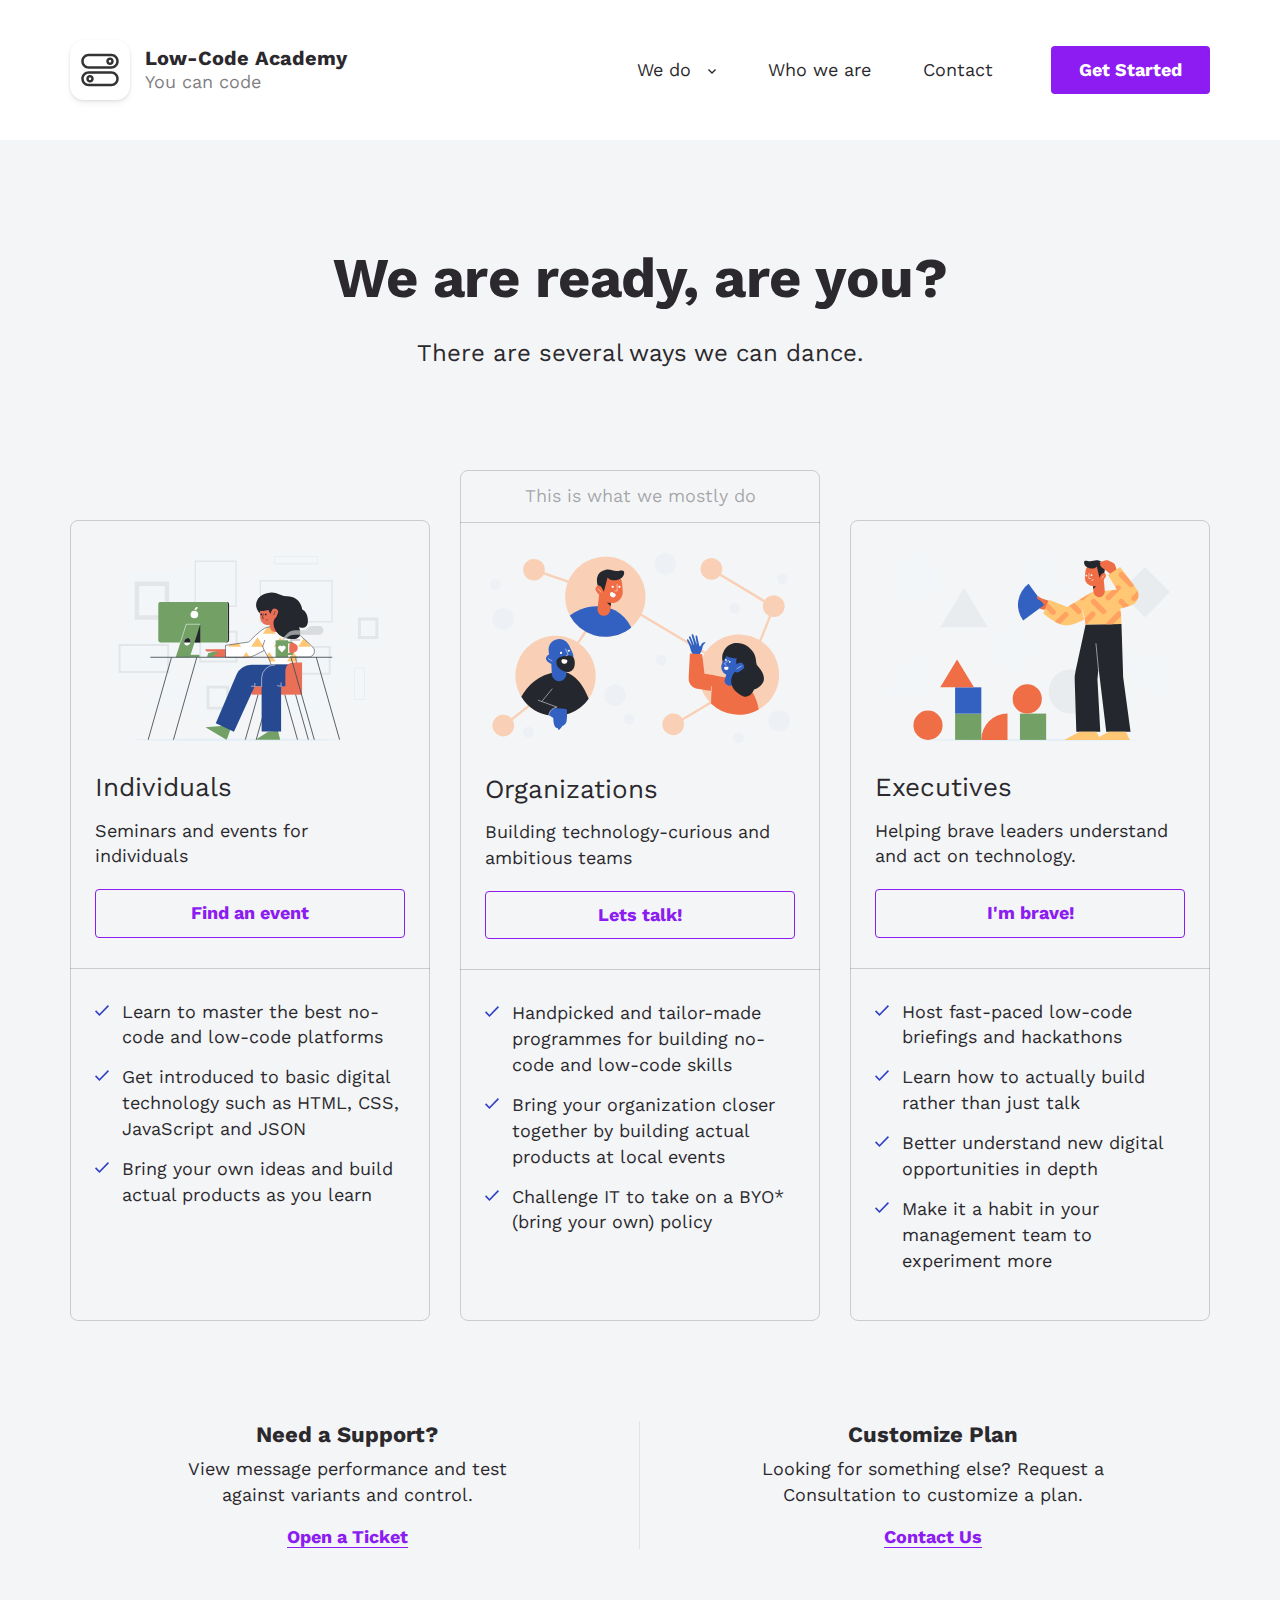
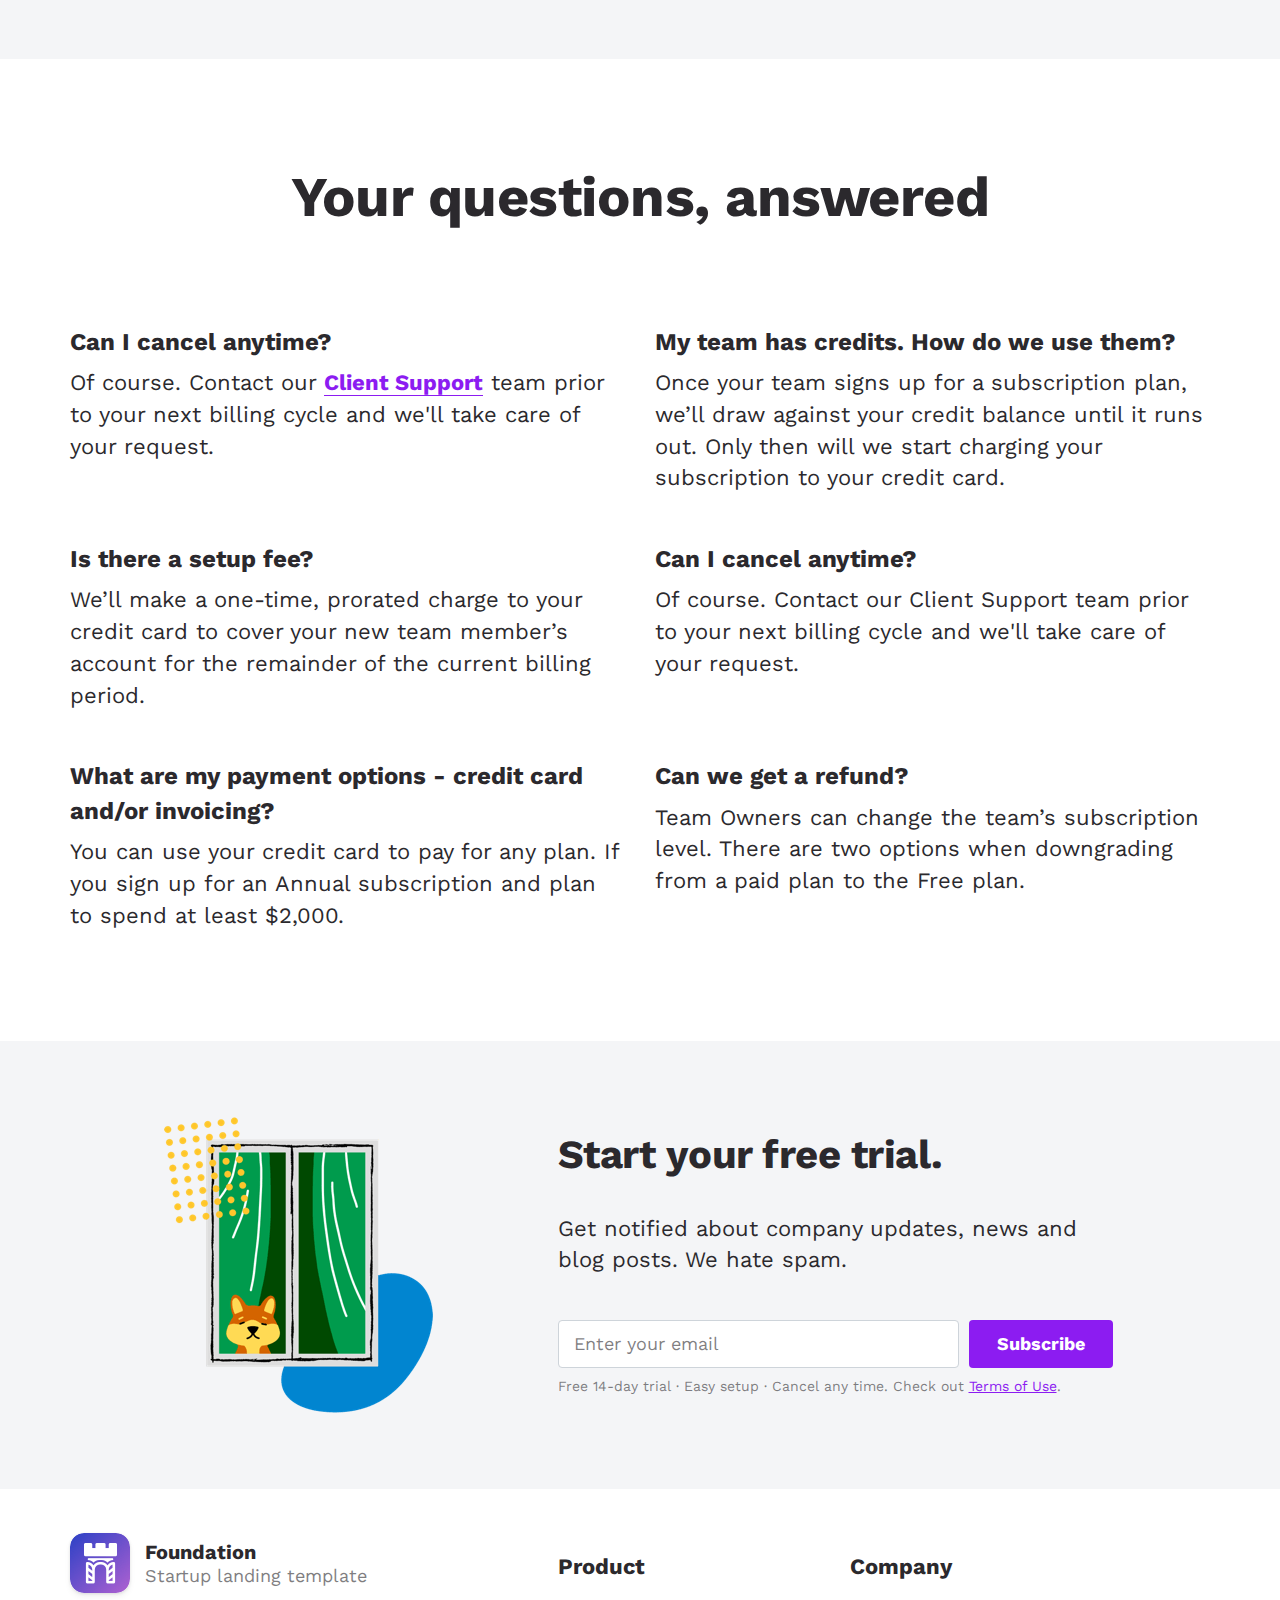
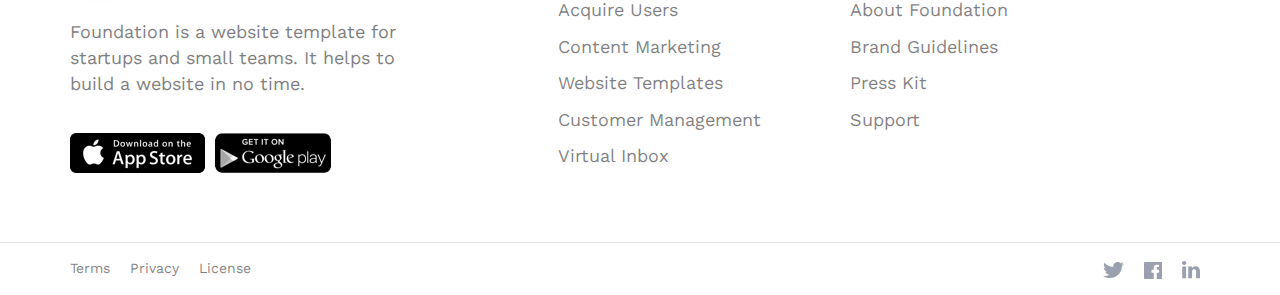
<file: get-started.html>
<!doctype html>
<html lang="en">
  <head>
    <meta charset="utf-8">
    <title>Low-Code Academy: Get Started</title>
    <meta http-equiv="X-UA-Compatible" content="IE=Edge">
    <meta name="viewport" content="width=device-width, initial-scale=1">
    <meta name="theme-color" content="#fff">
    <meta name="format-detection" content="telephone=no">
    <link rel="apple-touch-icon" sizes="180x180" href="img/apple-touch-icon.png">
    <link rel="icon" type="image/png" sizes="32x32" href="img/favicon-32x32.png">
    <link rel="icon" type="image/png" sizes="16x16" href="img/favicon-16x16.png">
    <link rel="manifest" href="img/site.webmanifest">
    <link rel="mask-icon" href="img/safari-pinned-tab.svg" color="#2a505b">
    <meta name="msapplication-TileColor" content="#da532c">
    <meta name="theme-color" content="#ffffff">
    <link href="https://fonts.googleapis.com/css?family=Work+Sans:400,700" rel="stylesheet">
    <link rel="stylesheet" media="all" href="css/bootstrap.min.css">
    <link rel="stylesheet" media="all" href="css/lowcode.css">
    <meta name="description" content="">
    <!-- Twitter Card data -->
    <meta name="twitter:card" content="">
    <meta name="twitter:site" content="">
    <meta name="twitter:title" content="">
    <meta name="twitter:description" content="">
    <meta name="twitter:creator" content="">
    <meta name="twitter:image" content="">
    <!-- Open Graph data -->
    <meta property="og:title" content="">
    <meta property="og:type" content="article">
    <meta property="og:url" content="">
    <meta property="og:image" content="">
    <meta property="og:description" content="">
    <meta property="og:site_name" content="">
    <meta property="fb:admins" content="">
  </head>
  <body>
    <!-- BEGIN page -->
    <div class="page">
        <!-- BEGIN header -->
      <header class="header header-main">
        <div class="container">
          <nav class="navbar navbar-expand-lg">
            <a class="navbar-brand" href="/">
              <div class="navbar-logo">
                <img class="navbar-pic" src="img/logo.svg" alt="Low-Code Academy" style="padding:10px;">
              </div>
              <div class="navbar-group">
                <div class="navbar-title">Low-Code Academy</div>
                <div class="navbar-text">You can code</div>
              </div>
            </a>
            <button class="navbar-toggler" type="button" data-toggle="collapse" data-target="#navbarDropdown" aria-controls="navbarDropdown" aria-expanded="false" aria-label="Toggle navigation">
              <span class="navbar-toggler-icon"></span>
            </button>
            <div class="collapse navbar-collapse" id="navbarDropdown">
              <ul class="navbar-nav">

                <li class="nav-item">
                  <a class="nav-link nav-link-drop" href="#">
                    <span>We do</span>
                    <svg class="nav-arrow" xmlns="http://www.w3.org/2000/svg" width="8" height="5" viewBox="0 0 8 5">
                      <polygon points=".94 0 4 3.09 7.06 0 8 .951 4 5 0 .951" />
                    </svg>
                  </a>
                  <div class="nav-drop">
                    <div class="row">
                      <div class="col-md-6">
                        <a class="nav-group" href="/executive-programmes/">
                          <div class="nav-title">Executive Programmes</div>
                          <div class="nav-text">Training in experimentation for the C-suite and beyond.</div>
                        </a>
                      </div>
                      <div class="col-md-6">
                        <a class="nav-group" href="/corporate-programmes/">
                          <div class="nav-title">Corporate Programmes</div>
                          <div class="nav-text">Tailor-made programmes to lift the entire organization.</div>
                        </a>
                      </div>
                      <div class="col-md-6">
                        <a class="nav-group" href="/field-day/">
                          <div class="nav-title">Low-Code Field Day</div>
                          <div class="nav-text">Train up to 1.000 people at the same time!</div>
                        </a>
                      </div>
                      <div class="col-md-6">
                        <a class="nav-group" href="/inspiration/">
                          <div class="nav-title">Inspiration</div>
                          <div class="nav-text">Experienced keynote speakers ready to rock.</div>
                        </a>
                      </div>
                    </div>
                  </div>
                </li>
                                <li class="nav-item">
                  <a class="nav-link" href="/we-are/">Who we are</a>
                </li>
                                <li class="nav-item">
                  <a class="nav-link" href="/contact/">Contact</a>
                </li>
              </ul>
              <a class="btn btn-primary" href="/get-started/">Get Started</a>
            </div>
          </nav>
        </div>
      </header>
      <!-- END header -->
      <!-- BEGIN inner -->
      <div class="inner">
        <div class="section section-gray">
          <div class="container">
            <div class="section-body">
              <div class="center center-lg">
                <div class="title title-2">We are ready, are you?</div>
                <div class="text">There are several ways we can dance.  </div>
              </div>
              <div class="row mb-100">
                <div class="col-md-4 mb-3 mb-md-0">
                  <div class="price price-margin-top">
                    <div class="price-section">
                      <div class="price-preview">
                        <img class="price-pic" src="img/illustrations/unruly/8.svg" style="max-height:190px;" alt="">
                      </div>
                      <div class="price-title">Individuals</div>
                      <div class="price-text">Seminars and events for individuals</div>
                      <a class="btn btn-outline-primary btn-block" href="#">Find an event</a>
                    </div>
                    <div class="price-section">
                      <ul class="price-list">
                        <li>Learn to master the best no-code and low-code platforms</li>
                        <li>Get introduced to basic digital technology such as HTML, CSS, JavaScript and JSON</li>
                        <li>Bring your own ideas and build actual products as you learn</li>
                      </ul>
                    </div>
                  </div>
                </div>
                <div class="col-md-4 mb-3 mb-md-0">
                  <div class="price price-with-save">
                    <div class="price-save">This is what we mostly do</div>
                    <div class="price-section">
                      <div class="price-preview">
                        <img class="price-pic" src="img/illustrations/unruly/14.svg" style="max-height:190px;" alt="">
                      </div>
                      <div class="price-title">Organizations</div>
                      <div class="price-text">Building technology-curious and ambitious teams</div>
                      <a class="btn btn-outline-primary btn-block" href="#">Lets talk!</a>
                    </div>
                    <div class="price-section">
                      <ul class="price-list">
                        <li>Handpicked and tailor-made programmes for building no-code and low-code skills</li>
                        <li>Bring your organization closer together by building actual products at local events</li>
                        <li>Challenge IT to take on a BYO* (bring your own) policy</li>
                      </ul>
                    </div>
                  </div>
                </div>
                <div class="col-md-4">
                  <div class="price price-margin-top">
                    <div class="price-section">
                      <div class="price-preview">
                        <img class="price-pic" src="img/illustrations/unruly/18.svg" style="max-height:190px;" alt="">
                      </div>
                      <div class="price-title">Executives</div>
                      <div class="price-text">Helping brave leaders understand and act on technology.</div>
                      <a class="btn btn-outline-primary btn-block" href="#">I'm brave!</a>
                    </div>
                    <div class="price-section">
                      <ul class="price-list">
                        <li>Host fast-paced low-code briefings and hackathons</li>
                        <li>Learn how to actually build rather than just talk</li>
                        <li>Better understand new digital opportunities in depth</li>
                        <li>Make it a habit in your management team to experiment more</li>
                      </ul>
                    </div>
                  </div>
                </div>
              </div>
              <div class="row text-center">
                <div class="col-md-6 mb-5 mb-md-0 border-md-right">
                  <div class="info">
                    <div class="info-title">Need a Support?</div>
                    <div class="info-content">View message performance and test against variants and control.</div>
                    <a class="link" href="#">Open a Ticket</a>
                  </div>
                </div>
                <div class="col-md-6">
                  <div class="info">
                    <div class="info-title">Customize Plan</div>
                    <div class="info-content">Looking for something else? Request a Consultation to customize a plan.</div>
                    <a class="link" href="#">Contact Us</a>
                  </div>
                </div>
              </div>
            </div>
          </div>
        </div>
        <div class="section">
          <div class="container">
            <div class="center center-lg">
              <div class="title title-2">Your questions, answered</div>
            </div>
            <div class="row">
              <div class="col-md-6 mb-5">
                <div class="question">
                  <div class="question-title">Can I cancel anytime?</div>
                  <div class="question-content">Of course. Contact our <a href="#">Client Support</a> team prior to your next billing cycle and we'll take care of your request.</div>
                </div>
              </div>
              <div class="col-md-6 mb-5">
                <div class="question">
                  <div class="question-title">My team has credits. How do we use them?</div>
                  <div class="question-content">Once your team signs up for a subscription plan, we’ll draw against your credit balance until it runs out. Only then will we start charging your subscription to your credit card.</div>
                </div>
              </div>
              <div class="col-md-6 mb-5">
                <div class="question">
                  <div class="question-title">Is there a setup fee?</div>
                  <div class="question-content">We’ll make a one-time, prorated charge to your credit card to cover your new team member’s account for the remainder of the current billing period.</div>
                </div>
              </div>
              <div class="col-md-6 mb-5">
                <div class="question">
                  <div class="question-title">Can I cancel anytime?</div>
                  <div class="question-content">Of course. Contact our Client Support team prior to your next billing cycle and we'll take care of your request.</div>
                </div>
              </div>
              <div class="col-md-6 mb-5 mb-md-0">
                <div class="question">
                  <div class="question-title">What are my payment options - credit card and/or invoicing?</div>
                  <div class="question-content">You can use your credit card to pay for any plan. If you sign up for an Annual subscription and plan to spend at least $2,000.</div>
                </div>
              </div>
              <div class="col-md-6">
                <div class="question">
                  <div class="question-title">Can we get a refund?</div>
                  <div class="question-content">Team Owners can change the team’s subscription level. There are two options when downgrading from a paid plan to the Free plan.</div>
                </div>
              </div>
            </div>
          </div>
        </div>
        <div class="section section-sm section-gray">
          <div class="container">
            <div class="row align-items-center">
              <div class="col-md-5 mb-4 mb-lg-0">
                <figure class="preview">
                  <img class="preview-pic" src="img/rush.png" srcset="img/rush@2x.png 2x" alt="">
                </figure>
              </div>
              <div class="col-md-7 col-xl-6">
                <div class="title title-3">Start your free trial.</div>
                <div class="text text-sm">Get notified about company updates, news and blog posts. We hate spam.</div>
                <div class="subscribe">
                  <form class="subscribe-form">
                    <div class="form-group">
                      <input class="form-control" type="email" placeholder="Enter your email" required="">
                    </div>
                    <button class="btn btn-primary" type="submit">Subscribe</button>
                  </form>
                  <div class="subscribe-content">Free 14-day trial · Easy setup · Cancel any time. Check out <a href="#">Terms of Use</a>.</div>
                </div>
              </div>
            </div>
          </div>
        </div>
      </div>
      <!-- END inner -->
      <!-- BEGIN footer -->
      <footer class="footer">
        <div class="footer-section">
          <div class="container">
            <div class="row">
              <div class="col-lg-5 mb-3 mb-lg-0">
                <a class="navbar-brand" href="/">
                  <div class="navbar-logo">
                    <img class="navbar-pic" src="img/foundation-color.png" srcset="img/foundation-color@2x.png 2x" alt="Foundation">
                  </div>
                  <div class="navbar-group">
                    <div class="navbar-title">Foundation</div>
                    <div class="navbar-text">Startup landing template</div>
                  </div>
                </a>
                <div class="footer-text">Foundation is a website template for startups and small teams. It helps to build a website in no time.</div>
                <div class="apps">
                  <a href="#" class="apps-link">
                    <img class="apps-pic" src="img/appstore.png" srcset="img/appstore@2x.png 2x" alt="Apple Store">
                  </a>
                  <a href="#" class="apps-link">
                    <img class="apps-pic" src="img/googleplay.png" srcset="img/googleplay@2x.png 2x" alt="Google Play">
                  </a>
                </div>
              </div>
              <div class="hr"></div>
              <div class="col-lg-3 col-md-6 mb-3 mb-lg-0">
                <div class="footer-category">Product</div>
                <div class="footer-menu">
                  <a class="footer-link" href="#">Acquire Users</a>
                  <a class="footer-link" href="#">Content Marketing</a>
                  <a class="footer-link" href="#">Website Templates</a>
                  <a class="footer-link" href="#">Customer Management</a>
                  <a class="footer-link" href="#">Virtual Inbox</a>
                </div>
              </div>
              <div class="col-lg-3 col-md-6 mb-md-3 mb-lg-0">
                <div class="footer-category">Company</div>
                <div class="footer-menu">
                  <a class="footer-link" href="#">About Foundation</a>
                  <a class="footer-link" href="#">Brand Guidelines</a>
                  <a class="footer-link" href="#">Press Kit</a>
                  <a class="footer-link" href="#">Support</a>
                </div>
              </div>
            </div>
          </div>
        </div>
        <div class="footer-down">
          <div class="container">
            <div class="row align-items-center">
              <div class="col-lg-6">
                <nav class="footer-nav">
                  <a href="#" class="footer-link">Terms</a>
                  <a href="#" class="footer-link">Privacy</a>
                  <a href="#" class="footer-link">License</a>
                </nav>
              </div>
              <div class="col-lg-6">
                <div class="socials">
                  <a class="socials-item" href="#">
                    <img class="socials-pic" src="img/icon-twitter.svg" alt="Twitter">
                  </a>
                  <a class="socials-item" href="#">
                    <img class="socials-pic" src="img/icon-facebook.svg" alt="Facebook">
                  </a>
                  <a class="socials-item" href="#">
                    <img class="socials-pic" src="img/icon-linkedin.svg" alt="LinkedIn">
                  </a>
                </div>
              </div>
            </div>
          </div>
        </div>
      </footer>
      <!-- END footer -->
    </div>
    <!-- END page -->
    <!-- BEGIN scripts -->
    <script src="js/lib/jquery-3.3.1.min.js"></script>
    <script src="js/lib/bootstrap.min.js"></script>
    <script src="js/lowcode.js"></script>
    <!-- END scripts -->
  </body>
</html>
</file>
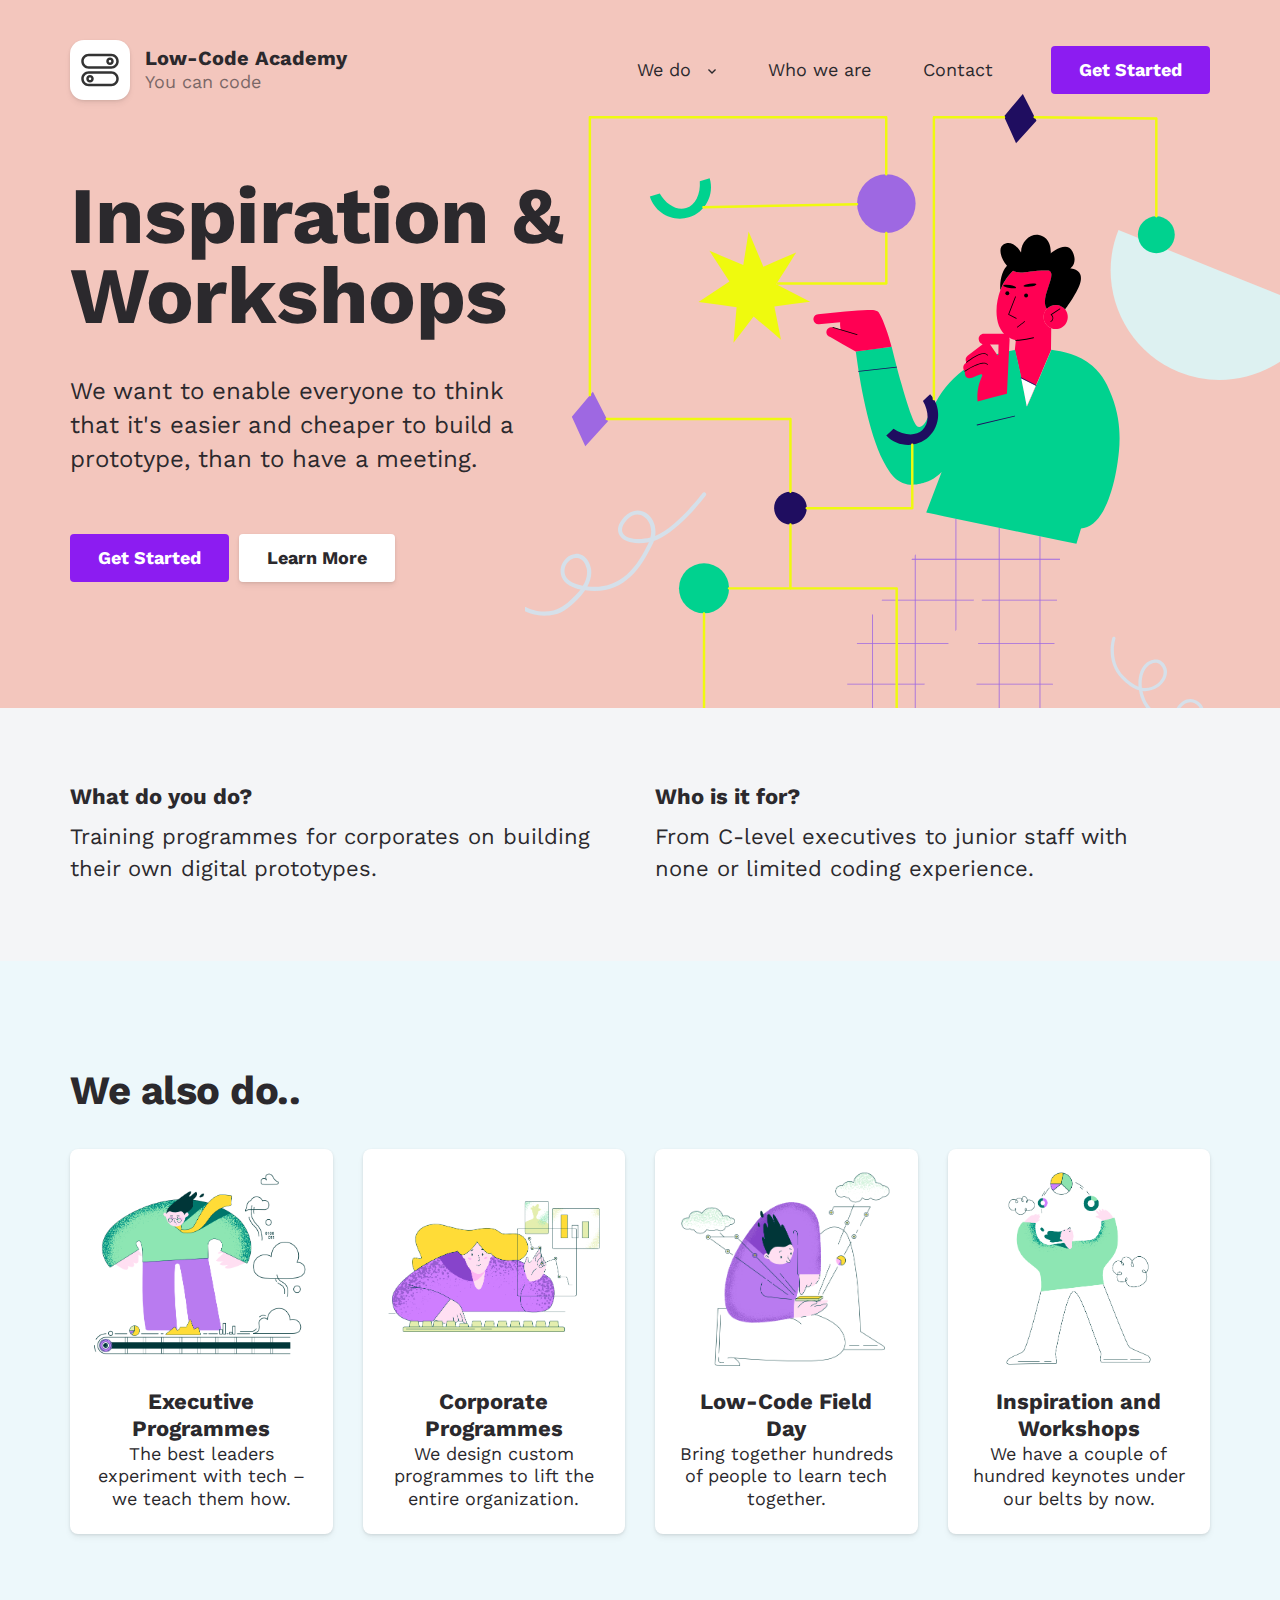
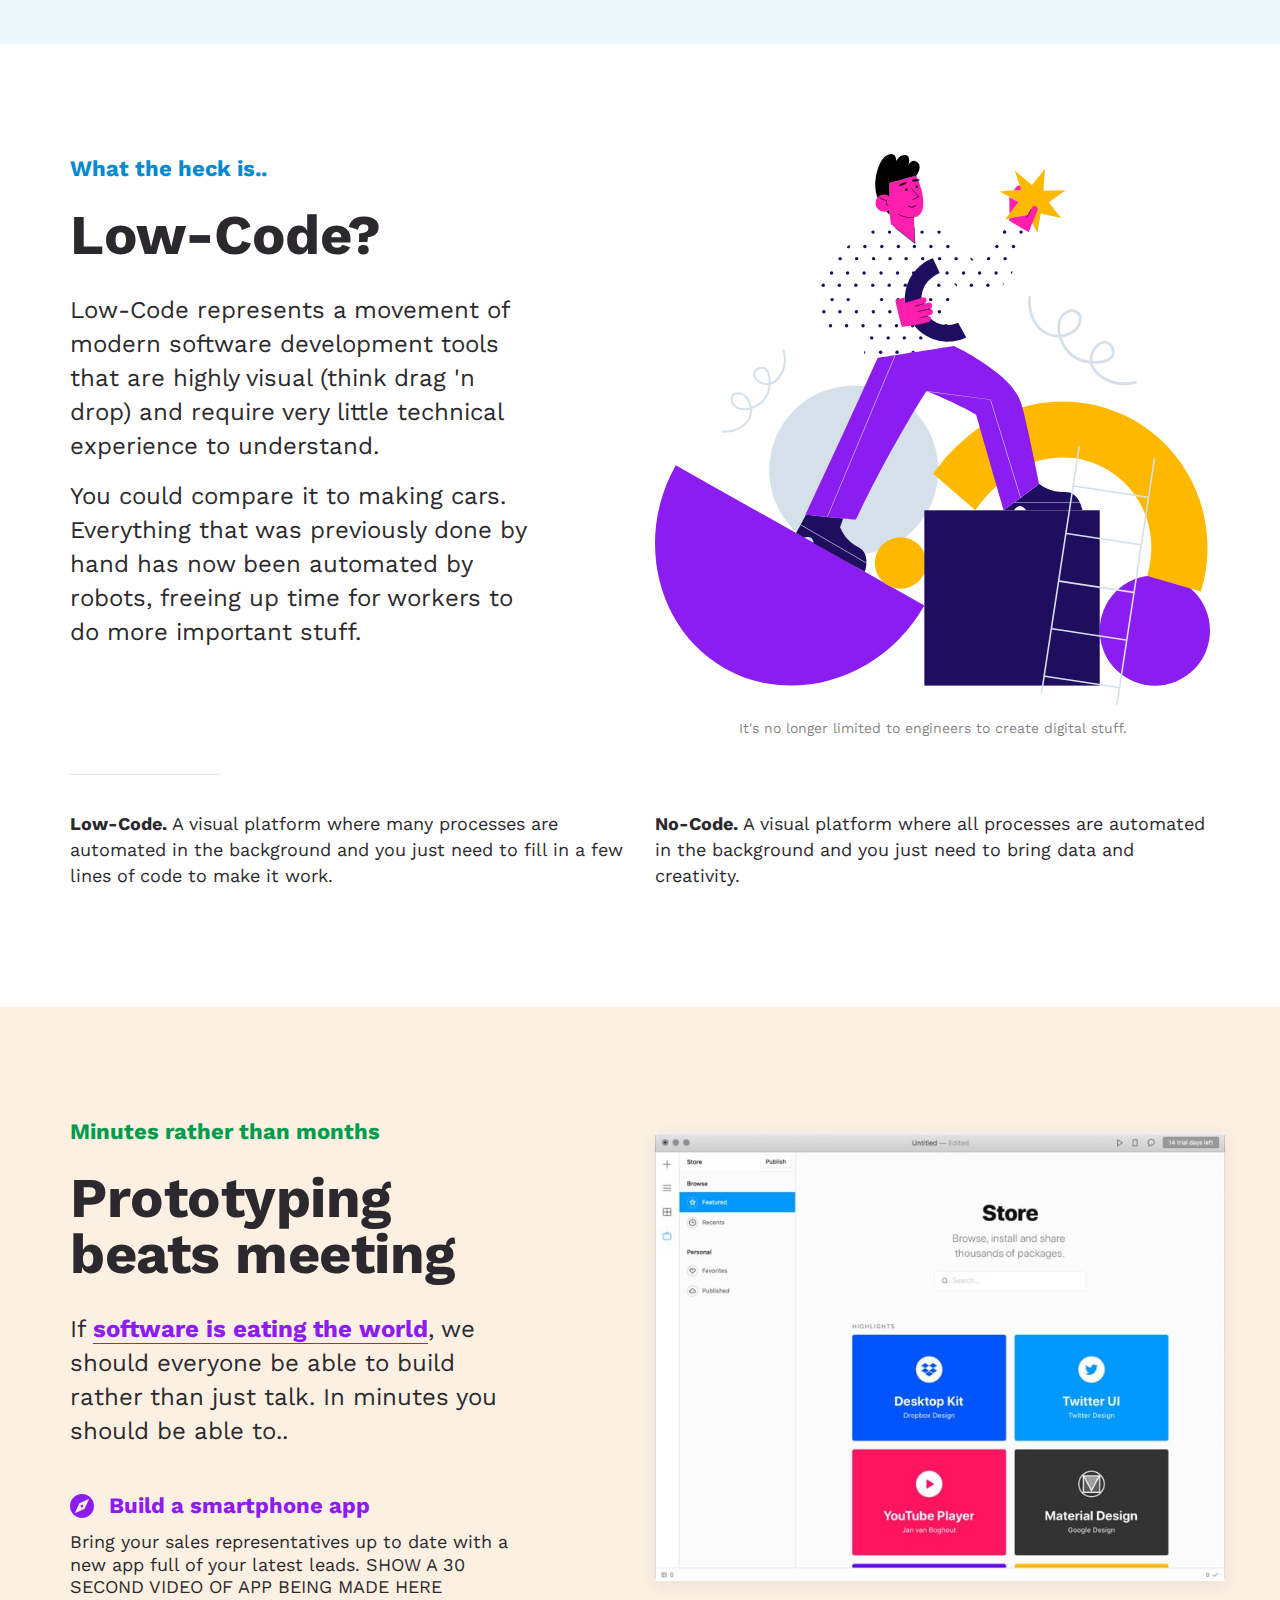
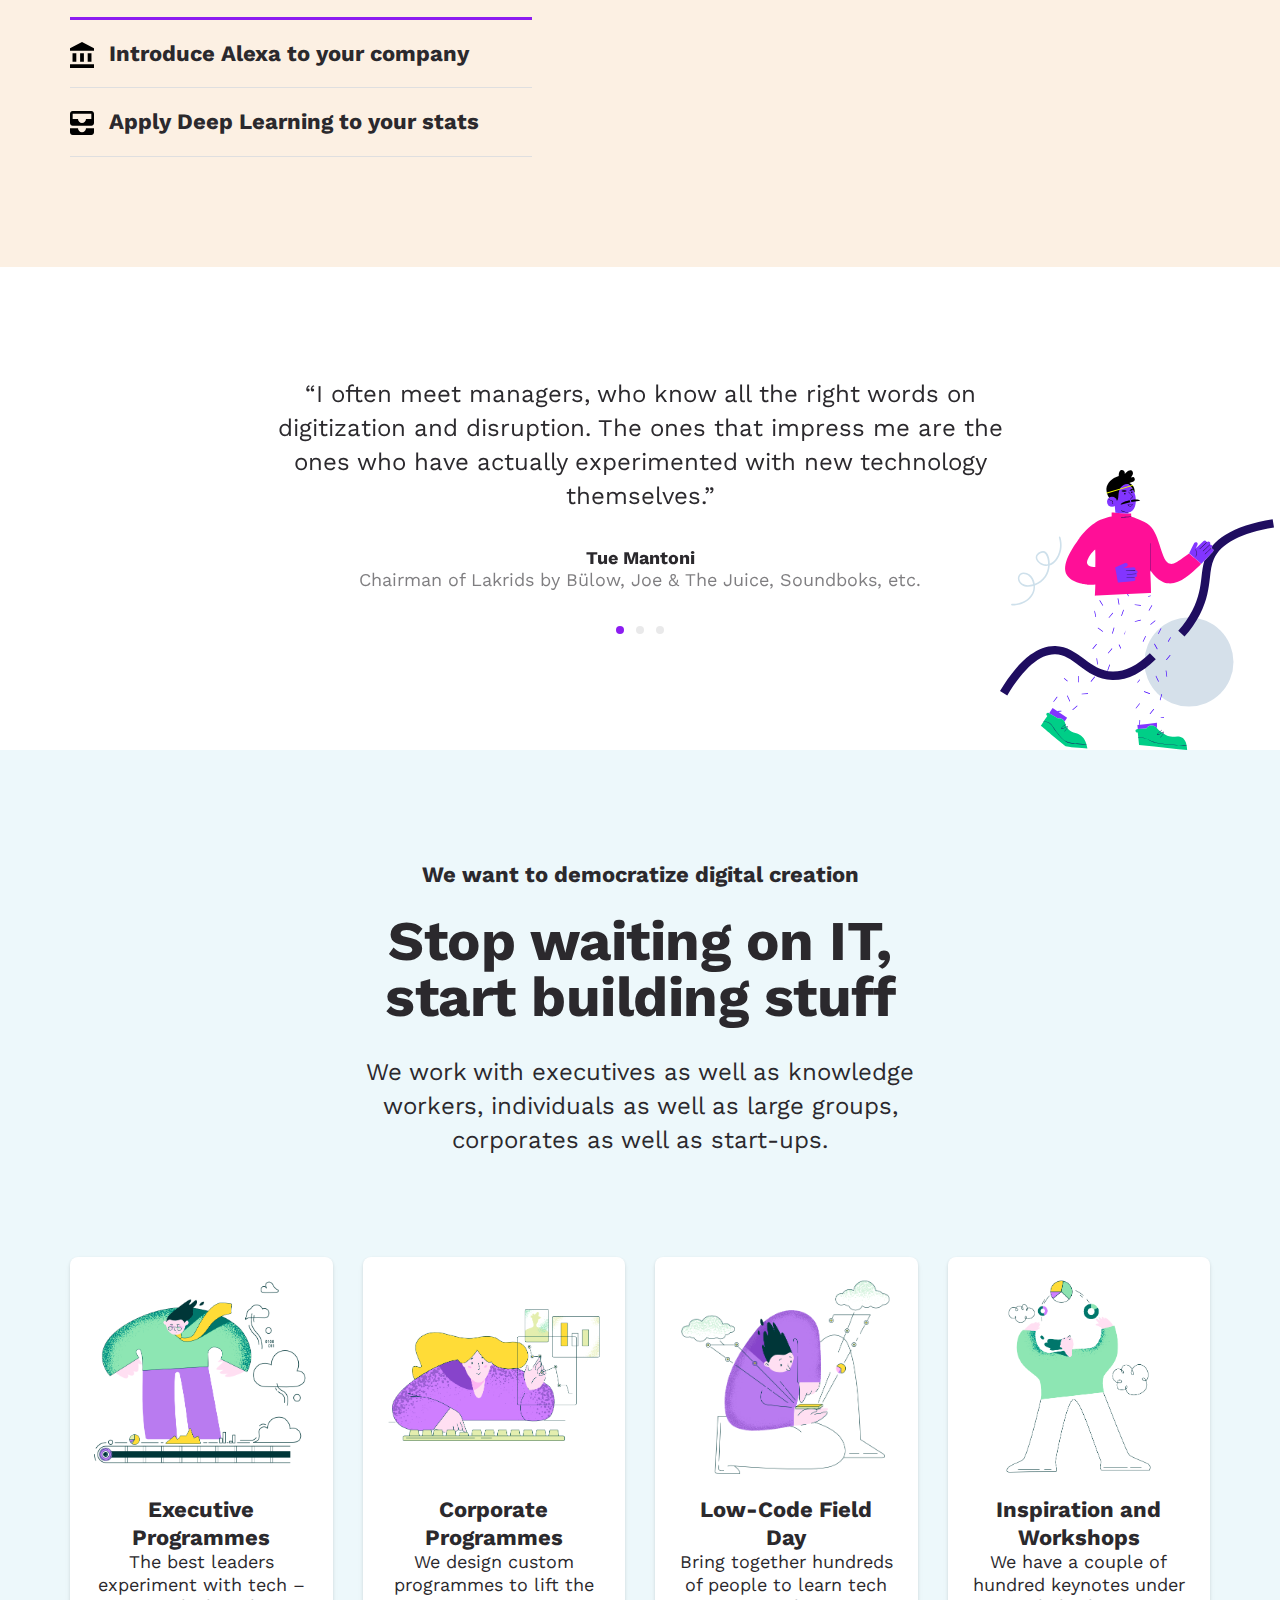
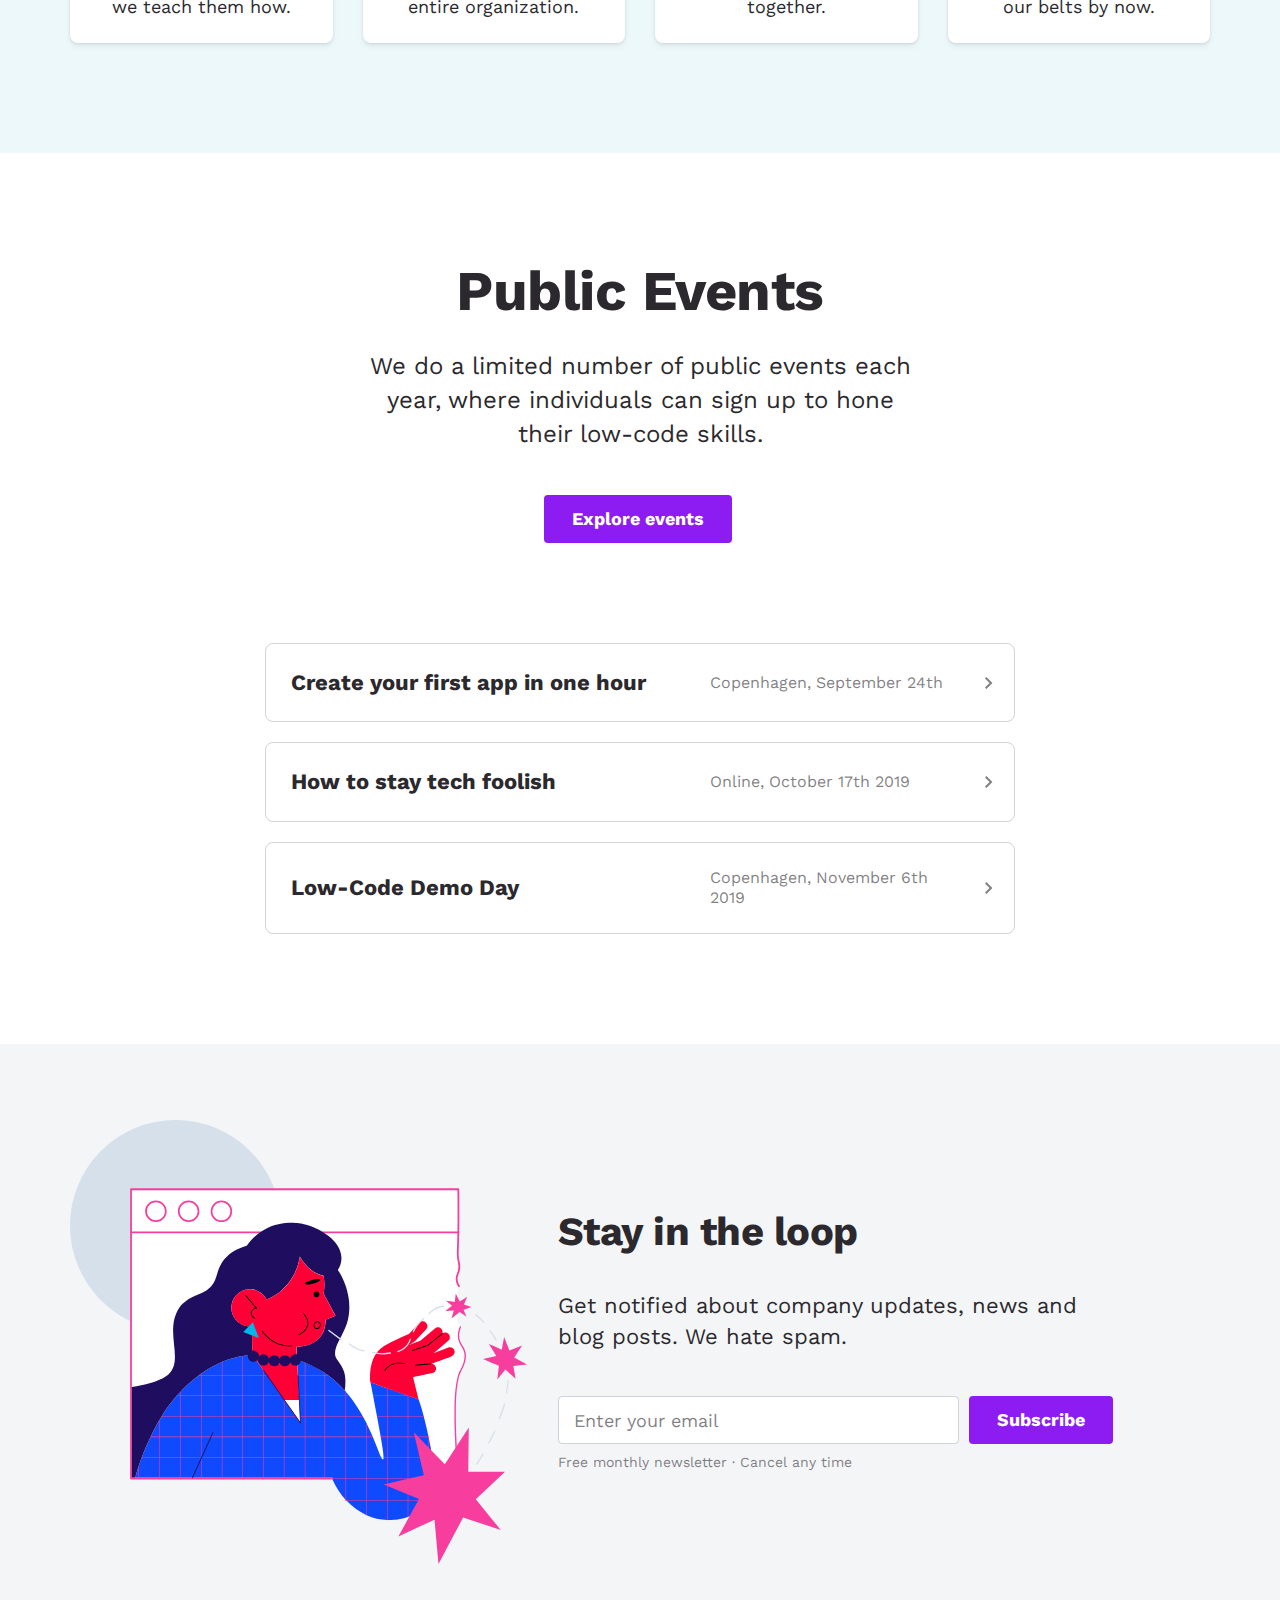
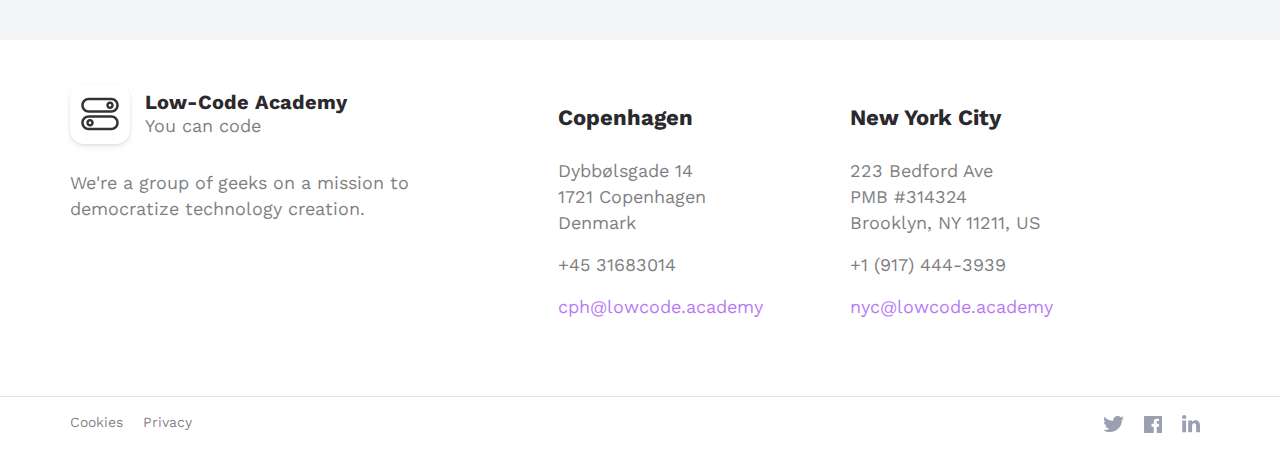
<file: inspiration.html>
<!doctype html>
<html lang="en">
  <head>
    <meta charset="utf-8">
    <title>Low-Code Academy: Inspiration</title>
    <meta http-equiv="X-UA-Compatible" content="IE=Edge">
    <meta name="viewport" content="width=device-width, initial-scale=1">
    <meta name="theme-color" content="#fff">
    <meta name="format-detection" content="telephone=no">
    <link rel="apple-touch-icon" sizes="180x180" href="img/apple-touch-icon.png">
    <link rel="icon" type="image/png" sizes="32x32" href="img/favicon-32x32.png">
    <link rel="icon" type="image/png" sizes="16x16" href="img/favicon-16x16.png">
    <link rel="manifest" href="img/site.webmanifest">
    <link rel="mask-icon" href="img/safari-pinned-tab.svg" color="#2a505b">
    <meta name="msapplication-TileColor" content="#da532c">
    <meta name="theme-color" content="#ffffff">
    <link href="https://fonts.googleapis.com/css?family=Work+Sans:400,700" rel="stylesheet">
    <link rel="stylesheet" media="all" href="css/bootstrap.min.css">
    <link rel="stylesheet" media="all" href="css/lowcode.css">
    <meta name="description" content="">
    <!-- Twitter Card data -->
    <meta name="twitter:card" content="">
    <meta name="twitter:site" content="">
    <meta name="twitter:title" content="">
    <meta name="twitter:description" content="">
    <meta name="twitter:creator" content="">
    <meta name="twitter:image" content="">
    <!-- Open Graph data -->
    <meta property="og:title" content="">
    <meta property="og:type" content="article">
    <meta property="og:url" content="">
    <meta property="og:image" content="">
    <meta property="og:description" content="">
    <meta property="og:site_name" content="">
    <meta property="fb:admins" content="">
  </head>
  <body>
    <!-- BEGIN page -->
    <div class="page">
      <!-- BEGIN header -->
    <header class="header header-main">
      <div class="container">
        <nav class="navbar navbar-expand-lg">
          <a class="navbar-brand" href="/">
            <div class="navbar-logo">
              <img class="navbar-pic" src="img/logo.svg" alt="Low-Code Academy" style="padding:10px;">
            </div>
            <div class="navbar-group">
              <div class="navbar-title">Low-Code Academy</div>
              <div class="navbar-text">You can code</div>
            </div>
          </a>
          <button class="navbar-toggler" type="button" data-toggle="collapse" data-target="#navbarDropdown" aria-controls="navbarDropdown" aria-expanded="false" aria-label="Toggle navigation">
            <span class="navbar-toggler-icon"></span>
          </button>
          <div class="collapse navbar-collapse" id="navbarDropdown">
            <ul class="navbar-nav">

              <li class="nav-item">
                <a class="nav-link nav-link-drop" href="#">
                  <span>We do</span>
                  <svg class="nav-arrow" xmlns="http://www.w3.org/2000/svg" width="8" height="5" viewBox="0 0 8 5">
                    <polygon points=".94 0 4 3.09 7.06 0 8 .951 4 5 0 .951" />
                  </svg>
                </a>
                <div class="nav-drop">
                  <div class="row">
                    <div class="col-md-6">
                      <a class="nav-group" href="/executive-programmes/">
                        <div class="nav-title">Executive Programmes</div>
                        <div class="nav-text">Training in experimentation for the C-suite and beyond.</div>
                      </a>
                    </div>
                    <div class="col-md-6">
                      <a class="nav-group" href="/corporate-programmes/">
                        <div class="nav-title">Corporate Programmes</div>
                        <div class="nav-text">Tailor-made programmes to lift the entire organization.</div>
                      </a>
                    </div>
                    <div class="col-md-6">
                      <a class="nav-group" href="/field-day/">
                        <div class="nav-title">Low-Code Field Day</div>
                        <div class="nav-text">Train up to 1.000 people at the same time!</div>
                      </a>
                    </div>
                    <div class="col-md-6">
                      <a class="nav-group" href="/inspiration/">
                        <div class="nav-title">Inspiration</div>
                        <div class="nav-text">Experienced keynote speakers ready to rock.</div>
                      </a>
                    </div>
                  </div>
                </div>
              </li>
                              <li class="nav-item">
                <a class="nav-link" href="/we-are/">Who we are</a>
              </li>
                              <li class="nav-item">
                <a class="nav-link" href="/contact/">Contact</a>
              </li>
            </ul>
            <a class="btn btn-primary" href="/get-started/">Get Started</a>
          </div>
        </nav>
      </div>
    </header>
    <!-- END header -->
      <!-- BEGIN inner -->
      <div class="inner">
        <div class="section section-main" style="background: #F3C6BD">
          <div class="container">
            <div class="section-body">
              <h1 class="title">Inspiration & Workshops</h1>
              <div class="text">We want to enable everyone to think that it's easier and cheaper to build a prototype, than to have a meeting.</div>
              <div class="btn-group-simple">
                <button class="btn btn-primary">Get Started</button>
                <button class="btn btn-secondary">Learn More</button>
              </div>
              <div class="preview">
                <img class="preview-pic" src="img/illustrations/nocomments/8_searching.svg" style="margin-top:-6em;" alt="Foundation">
              </div>
            </div>
          </div>
        </div>
        <div class="section section-sm section-gray">
          <div class="container">
            <div class="row">
              <div class="col-md-6 mb-5 mb-lg-0">
                <div class="about">
                  <h4 class="about-title">What do you do?</h4>
                  <div class="about-text">Training programmes for corporates on building their own digital prototypes.</div>
                </div>
              </div>
              <div class="col-md-6">
                <div class="about">
                  <h4 class="about-title">Who is it for?</h4>
                  <div class="about-text">From C-level executives to junior staff with none or limited coding experience.</div>
                </div>
              </div>
            </div>
          </div>
        </div>


         <div class="section" style="background: #EDF8FB">
          <div class="container">
               <div class="title title-3">We also do..</div>
            <div class="row audience">
              <div class="col-lg-3 col-md-6 mb-3 mb-lg-0">
                <a href="#" class="audience-item">
                  <div class="audience-preview">
                    <img class="audience-pic" src="img/illustrations/followme/20.png" style="max-height:100%" alt="">
                  </div>
                  <div class="audience-title">Executive Programmes</div>
                    <div class="audience-content">The best leaders experiment with tech – we teach them how.</div>
                </a>
              </div>
              <div class="col-lg-3 col-md-6 mb-3 mb-lg-0">
                <a href="#" class="audience-item">
                  <div class="audience-preview">
                    <img class="audience-pic" src="img/illustrations/followme/3.png" style="max-height:100%;padding-top:30px;" alt="">
                  </div>
                  <div class="audience-title">Corporate Programmes</div>
                    <div class="audience-content">We design custom programmes to lift the entire organization.</div>
                </a>
              </div>
              <div class="col-lg-3 col-md-6 mb-3 mb-lg-0">
                <a href="#" class="audience-item">
                  <div class="audience-preview">
                    <img class="audience-pic" src="img/illustrations/followme/10.png" style="max-height:100%" alt="">
                  </div>
                  <div class="audience-title">Low-Code Field Day</div>
                    <div class="audience-content">Bring together hundreds of people to learn tech together.</div>
                </a>
              </div>
              <div class="col-lg-3 col-md-6 mb-md-3 mb-lg-0">
                <a href="#" class="audience-item">
                  <div class="audience-preview">
                    <img class="audience-pic" src="img/illustrations/followme/6.png" style="max-height:100%" alt="">
                  </div>
                                    <div class="audience-title">Inspiration and Workshops</div>
                    <div class="audience-content">We have a couple of hundred keynotes under our belts by now.</div>
                </a>
              </div>
            </div>
          </div>
        </div>

<div class="section">
          <div class="container">
            <div class="row">
              <div class="col-md-6 mb-5 mb-lg-0">
                <div class="wrap">
                  <div class="theme" style="color: #0189D1">What the heck is..</div>
                  <div class="title title-2">Low-Code?</div>
                  <div class="text"><p>Low-Code represents a movement of modern software development tools that are highly visual (think drag 'n drop) and require very little technical experience to understand.</p>
                    <p>You could compare it to making cars. Everything that was previously done by hand has now been automated by robots, freeing up time for workers to do more important stuff.</p></div>

                </div>
              </div>
              <div class="col-md-6">
                <figure class="preview">
                  <img class="preview-pic" src="img/illustrations/nocomments/18_page_under_construction.svg" alt="">
                  <figcaption class="preview-figcaption">It's no longer limited to engineers to create digital stuff.</figcaption>
                </figure>
              </div>
            </div>
            <div class="hr"></div>
            <div class="row">
              <div class="col-md-6 mb-5 mb-lg-0">
                <div class="benefit">
                  <div class="benefit-content"><strong>Low-Code.</strong> A visual platform where many processes are automated in the background and you just need to fill in a few lines of code to make it work.</div>
                </div>
              </div>
              <div class="col-md-6 mb-5 mb-lg-0">
                <div class="benefit">
                  <div class="benefit-content"><strong>No-Code.</strong> A visual platform where all processes are automated in the background and you just need to bring data and creativity.</div>

                </div>
              </div>

            </div>
          </div>
        </div>


        <div class="section" style="background: #FCF0E3">
          <div class="container">
            <div class="row">
              <div class="col-md-6 mb-5 mb-lg-0">
                <div class="wrap">
                  <div class="theme" style="color: #009B4D">Minutes rather than months</div>
                  <h2 class="title title-2">Prototyping beats meeting</h2>
                  <div class="text">If <a href="https://a16z.com/2011/08/20/why-software-is-eating-the-world/" class="link">software is eating the world</a>, we should everyone be able to build rather than just talk. In minutes you should be able to..</div>
                  <div class="accordion">
                    <div class="accordion-item active">
                      <div class="accordion-head">
                        <div class="accordion-icon">
                          <svg xmlns="http://www.w3.org/2000/svg" width="20" height="20" viewBox="0 0 20 20">
                            <path d="M10,8.9 C9.39,8.9 8.9,9.39 8.9,10 C8.9,10.61 9.39,11.1 10,11.1 C10.61,11.1 11.1,10.61 11.1,10 C11.1,9.39 10.61,8.9 10,8.9 Z M10,0 C4.48,0 0,4.48 0,10 C0,15.52 4.48,20 10,20 C15.52,20 20,15.52 20,10 C20,4.48 15.52,0 10,0 Z M12.19,12.19 L4,16 L7.81,7.81 L16,4 L12.19,12.19 Z" />
                          </svg>
                        </div>
                        <div class="accordion-title">Build a smartphone app</div>
                      </div>
                      <div class="accordion-body">
                        <div class="accordion-text">Bring your sales representatives up to date with a new app full of your latest leads. SHOW A 30 SECOND VIDEO OF APP BEING MADE HERE</div>
                        <div class="accordion-preview">
                          <img class="accordion-pic" src="img/app.jpg" srcset="img/app@2x.jpg 2x" alt="">
                        </div>
                      </div>
                    </div>
                    <div class="accordion-item">
                      <div class="accordion-head">
                        <div class="accordion-icon">
                          <svg xmlns="http://www.w3.org/2000/svg" width="23" height="25" viewBox="0 0 23 25">
                            <path d="M2.421053,10.71429 L2.421053,19.04762 L6.052632,19.04762 L6.052632,10.71429 L2.421053,10.71429 Z M9.684211,10.71429 L9.684211,19.04762 L13.315789,19.04762 L13.315789,10.71429 L9.684211,10.71429 Z M0,25 L23,25 L23,21.42857 L0,21.42857 L0,25 Z M16.947368,10.71429 L16.947368,19.04762 L20.578947,19.04762 L20.578947,10.71429 L16.947368,10.71429 Z M11.5,0 L0,5.95238 L0,8.33333 L23,8.33333 L23,5.95238 L11.5,0 Z" />
                          </svg>
                        </div>
                        <div class="accordion-title">Introduce Alexa to your company</div>
                      </div>
                      <div class="accordion-body">
                        <div class="accordion-text">Develop a voice skill for Amazon Alexa, where any customer can order products by just speaking to their smart device.</div>
                        <div class="accordion-preview">
                          <img class="accordion-pic" src="img/app-2.jpg" srcset="img/app-2@2x.jpg 2x" alt="">
                        </div>
                      </div>
                    </div>
                    <div class="accordion-item">
                      <div class="accordion-head">
                        <div class="accordion-icon">
                          <svg xmlns="http://www.w3.org/2000/svg" width="22" height="22" viewBox="0 0 22 22">
                            <path d="M19.555556,0 L2.444444,0 C1.1,0 0,1.1 0,2.44444 L0,11 C0,12.34444 1.1,13.44444 2.444444,13.44444 L19.555556,13.44444 C20.9,13.44444 22,12.34444 22,11 L22,2.44444 C22,1.1 20.9,0 19.555556,0 Z M19.555556,7.33333 L14.666667,7.33333 C14.666667,9.31333 12.98,11 11,11 C9.02,11 7.333333,9.31333 7.333333,7.33333 L2.444444,7.33333 L2.444444,2.44444 L19.555556,2.44444 L19.555556,7.33333 Z M14.666667,15.88889 L22,15.88889 L22,19.55556 C22,20.9 20.9,22 19.555556,22 L2.444444,22 C1.1,22 0,20.9 0,19.55556 L0,15.88889 L7.333333,15.88889 C7.333333,17.91778 8.971111,19.55556 11,19.55556 C13.028889,19.55556 14.666667,17.91778 14.666667,15.88889 Z" />
                          </svg>
                        </div>
                        <div class="accordion-title">Apply Deep Learning to your stats</div>
                      </div>
                      <div class="accordion-body">
                        <div class="accordion-text">Run a quick analysis on support requests throughout the last ten years and predict how busy you're going to be next week.</div>
                        <div class="accordion-preview">
                          <img class="accordion-pic" src="img/app-3.jpg" srcset="img/app-3@2x.jpg 2x" alt="">
                        </div>
                      </div>
                    </div>
                  </div>
                </div>
              </div>
            </div>
          </div>
        </div>


<div class="section" style="min-height:25em;">
          <div class="container">

            <div id="carouselExampleIndicators" class="carousel slide text-lg-center" data-ride="carousel">
              <div class="carousel-inner">
                <div class="carousel-item active">
                  <div class="review">

                    <div class="review-text">“I often meet managers, who know all the right words on digitization and disruption. The ones that impress me are the ones who have actually experimented with new technology themselves.”</div>
                    <div class="review-name">Tue Mantoni</div>
                    <div class="review-position">Chairman of Lakrids by Bülow, Joe & The Juice, Soundboks, etc.</div>
                  </div>
                </div>
                <div class="carousel-item">
                  <div class="review">

                    <div class="review-text">“The best way to do something 'lean' is to gather a tight group of people, give them very little money, and very little time.”</div>
                    <div class="review-name">Bob Klein</div>
                    <div class="review-position">Chief Engineer of the F-14</div>
                  </div>
                </div>
                <div class="carousel-item">
                  <div class="review">

                    <div class="review-text">“If a picture is worth 1000 words, a prototype is worth 1000 meetings.”</div>
                    <div class="review-name">David Kelley</div>
                    <div class="review-position">Founder of IDEO and professor at Stanford University</div>
                  </div>
                </div>
              </div>
              <ol class="carousel-indicators">
                <li data-target="#carouselExampleIndicators" data-slide-to="0" class="active"></li>
                <li data-target="#carouselExampleIndicators" data-slide-to="1"></li>
                <li data-target="#carouselExampleIndicators" data-slide-to="2"></li>
              </ol>
            </div>
            <div class="preview preview-review">
              <img class="preview-pic" src="img/illustrations/nocomments/1_done.svg" alt="">
            </div>
          </div>
        </div>

         <div class="section" style="background: #EDF8FB">
          <div class="container">
            <div class="center">
              <div class="theme">We want to democratize digital creation</div>
              <div class="title title-2">Stop waiting on IT, start building stuff</div>
              <div class="text">We work with executives as well as knowledge workers, individuals as well as large groups, corporates as well as start-ups.</div>

            </div>
            <div class="row audience">
              <div class="col-lg-3 col-md-6 mb-3 mb-lg-0">
                <a href="#" class="audience-item">
                  <div class="audience-preview">
                    <img class="audience-pic" src="img/illustrations/followme/20.png" style="max-height:100%" alt="">
                  </div>
                  <div class="audience-title">Executive Programmes</div>
                    <div class="audience-content">The best leaders experiment with tech – we teach them how.</div>
                </a>
              </div>
              <div class="col-lg-3 col-md-6 mb-3 mb-lg-0">
                <a href="#" class="audience-item">
                  <div class="audience-preview">
                    <img class="audience-pic" src="img/illustrations/followme/3.png" style="max-height:100%;padding-top:30px;" alt="">
                  </div>
                  <div class="audience-title">Corporate Programmes</div>
                    <div class="audience-content">We design custom programmes to lift the entire organization.</div>
                </a>
              </div>
              <div class="col-lg-3 col-md-6 mb-3 mb-lg-0">
                <a href="#" class="audience-item">
                  <div class="audience-preview">
                    <img class="audience-pic" src="img/illustrations/followme/10.png" style="max-height:100%" alt="">
                  </div>
                  <div class="audience-title">Low-Code Field Day</div>
                    <div class="audience-content">Bring together hundreds of people to learn tech together.</div>
                </a>
              </div>
              <div class="col-lg-3 col-md-6 mb-md-3 mb-lg-0">
                <a href="#" class="audience-item">
                  <div class="audience-preview">
                    <img class="audience-pic" src="img/illustrations/followme/6.png" style="max-height:100%" alt="">
                  </div>
                                    <div class="audience-title">Inspiration and Workshops</div>
                    <div class="audience-content">We have a couple of hundred keynotes under our belts by now.</div>
                </a>
              </div>
            </div>
          </div>
        </div>




        <div class="section">
          <div class="container">
            <div class="center">
              <div class="title title-2">Public Events</div>
              <div class="text">We do a limited number of public events each year, where individuals can sign up to hone their low-code skills.</div>
              <div class="btn-group-simple">
                <button class="btn btn-primary">Explore events</button>
              </div>
            </div>
            <div class="vacancy">
              <a href="#" class="vacancy-item">
                <div class="vacancy-title">Create your first app in one hour</div>
                <div class="vacancy-text">Copenhagen, September 24th</div>
                <div class="vacancy-arrow">
                  <svg xmlns="http://www.w3.org/2000/svg" width="8" height="12" viewBox="0 0 8 12">
                    <polygon points="0 10.59 4.58 6 0 1.41 1.41 0 7.41 6 1.41 12" />
                  </svg>
                </div>
              </a>
              <a href="#" class="vacancy-item">
                <div class="vacancy-title">How to stay tech foolish</div>
                <div class="vacancy-text">Online, October 17th 2019</div>
                <div class="vacancy-arrow">
                  <svg xmlns="http://www.w3.org/2000/svg" width="8" height="12" viewBox="0 0 8 12">
                    <polygon points="0 10.59 4.58 6 0 1.41 1.41 0 7.41 6 1.41 12" />
                  </svg>
                </div>
              </a>
              <a href="#" class="vacancy-item">
                <div class="vacancy-title">Low-Code Demo Day</div>
                <div class="vacancy-text">Copenhagen, November 6th 2019</div>
                <div class="vacancy-arrow">
                  <svg xmlns="http://www.w3.org/2000/svg" width="8" height="12" viewBox="0 0 8 12">
                    <polygon points="0 10.59 4.58 6 0 1.41 1.41 0 7.41 6 1.41 12" />
                  </svg>
                </div>
              </a>
            </div>
          </div>
        </div>



        <div class="section section-sm section-gray">
          <div class="container">
            <div class="row align-items-center">
              <div class="col-md-5 mb-4 mb-lg-0">
                <figure class="preview">
                  <img class="preview-pic" src="img/illustrations/nocomments/12_message_sent.svg" alt="">
                </figure>
              </div>
              <div class="col-md-7 col-xl-6">
                <div class="title title-3">Stay in the loop</div>
                <div class="text text-sm">Get notified about company updates, news and blog posts. We hate spam.</div>
                <div class="subscribe">
                  <form class="subscribe-form">
                    <div class="form-group">
                      <input class="form-control" type="email" placeholder="Enter your email" required="">
                    </div>
                    <button class="btn btn-primary" type="submit">Subscribe</button>
                  </form>
                  <div class="subscribe-content">Free monthly newsletter · Cancel any time</div>
                </div>
              </div>
            </div>
          </div>
        </div>
      </div>

      <!-- END inner -->
      <!-- BEGIN footer -->
      <footer class="footer">
        <div class="footer-section">
          <div class="container">
            <div class="row">
              <div class="col-lg-5 mb-3 mb-lg-0">
                <a class="navbar-brand" href="/">
                  <div class="navbar-logo">
                    <img class="navbar-pic" src="img/logo.svg" alt="Low-Code Academy" style="padding:10px;">
                  </div>
                  <div class="navbar-group">
                    <div class="navbar-title">Low-Code Academy</div>
                    <div class="navbar-text">You can code</div>
                  </div>
                </a>
                <div class="footer-text">We're a group of geeks on a mission to democratize technology creation.</div>

              </div>
              <div class="hr"></div>
              <div class="col-lg-3 col-md-6 mb-3 mb-lg-0">
                <div class="footer-category">Copenhagen</div>
<div class="footer-text"><p>Dybbølsgade 14<br />1721 Copenhagen<br />Denmark</p><p>+45 31683014</p><p><a href="mailto:cph@lowcode.academy">cph@lowcode.academy</a></div>
              </div>
              <div class="col-lg-3 col-md-6 mb-md-3 mb-lg-0">
                <div class="footer-category">New York City</div>
<div class="footer-text"><p>223 Bedford Ave<br />PMB #314324<br />Brooklyn, NY 11211, US<p>+1 (917) 444-3939</p><p><a href="mailto:nyc@lowcode.academy">nyc@lowcode.academy</a></div>

              </div>
            </div>
          </div>
        </div>
        <div class="footer-down">
          <div class="container">
            <div class="row align-items-center">
              <div class="col-lg-6">
                <nav class="footer-nav">
                  <a href="#" class="footer-link">Cookies</a>
                  <a href="#" class="footer-link">Privacy</a>
                </nav>
              </div>
              <div class="col-lg-6">
                <div class="socials">
                  <a class="socials-item" href="#">
                    <img class="socials-pic" src="img/icon-twitter.svg" alt="Twitter">
                  </a>
                  <a class="socials-item" href="#">
                    <img class="socials-pic" src="img/icon-facebook.svg" alt="Facebook">
                  </a>
                  <a class="socials-item" href="#">
                    <img class="socials-pic" src="img/icon-linkedin.svg" alt="LinkedIn">
                  </a>
                </div>
              </div>
            </div>
          </div>
        </div>
      </footer>
      <!-- END footer -->
    </div>
    <!-- END page -->
    <!-- BEGIN scripts -->
    <script src="js/lib/jquery-3.3.1.min.js"></script>
    <script src="js/lib/bootstrap.min.js"></script>
    <script src="js/lowcode.js"></script>
    <!-- END scripts -->
  </body>
</html>
</file>
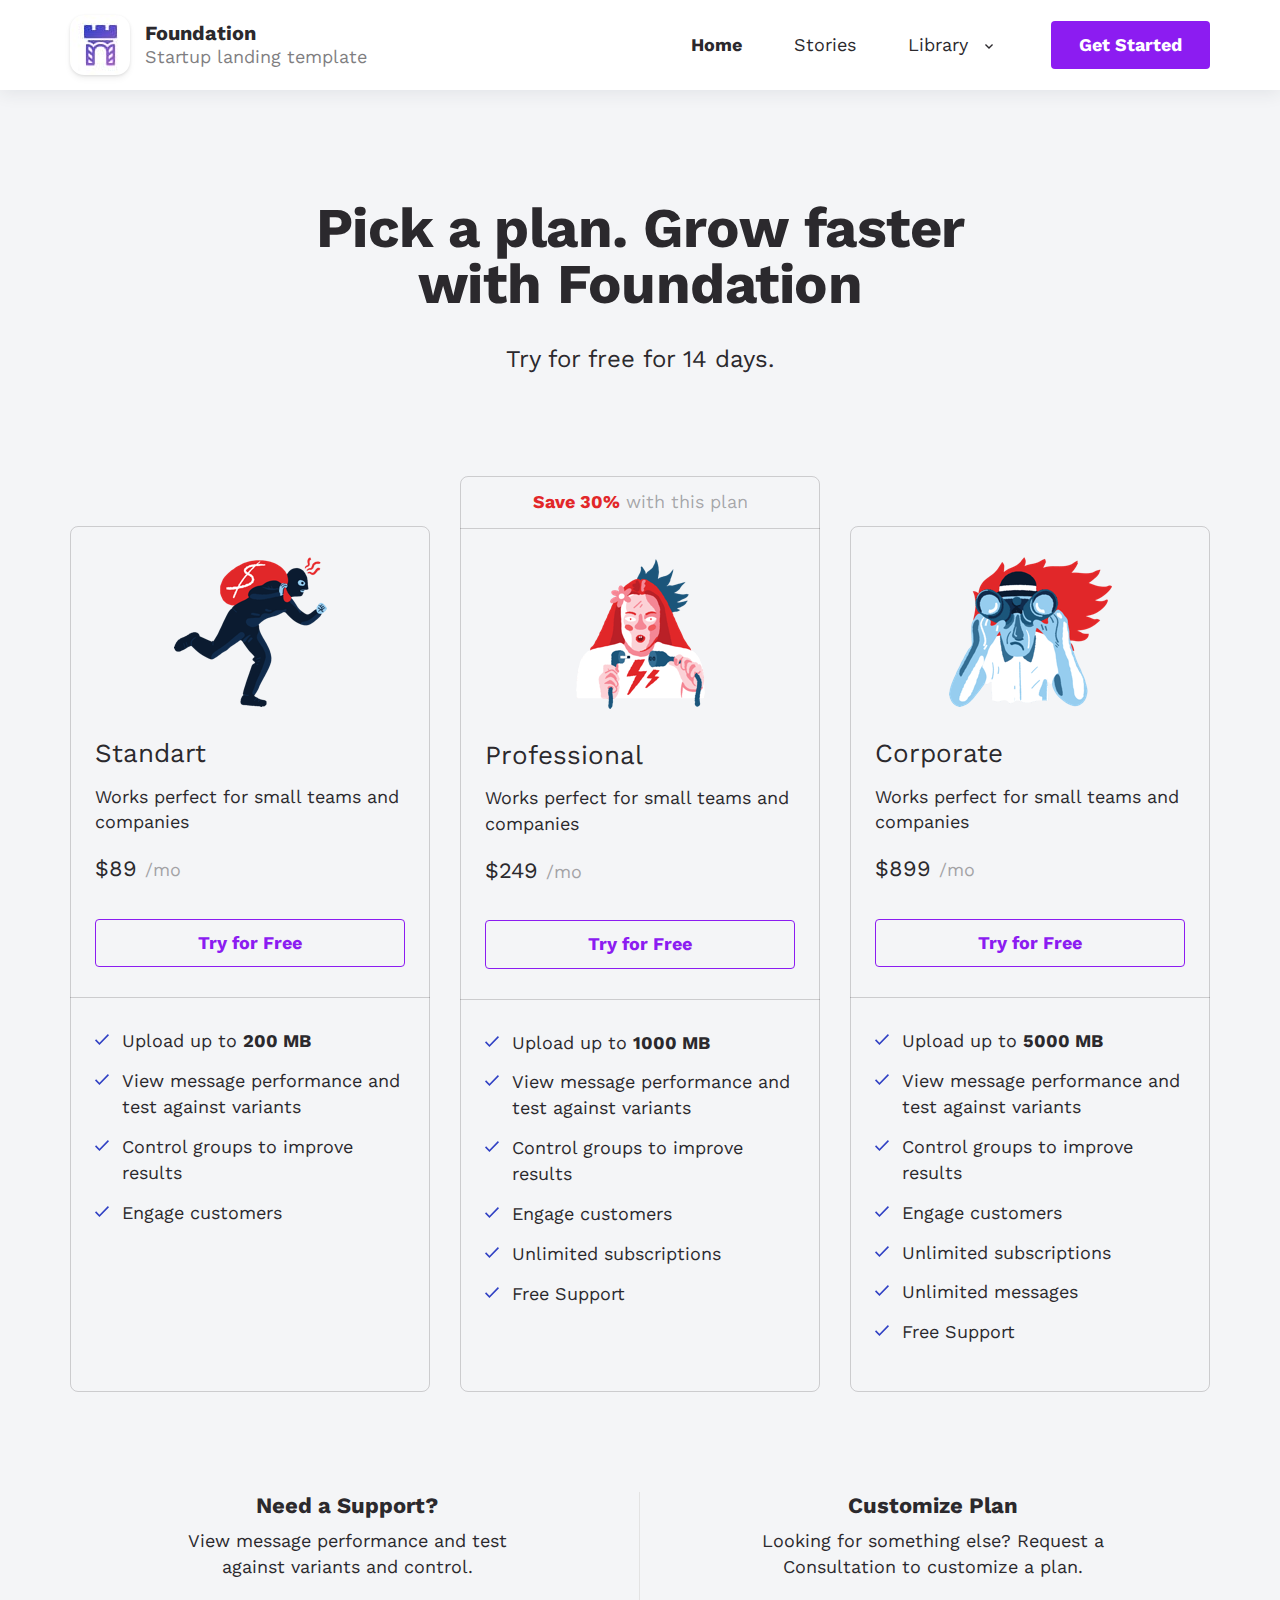
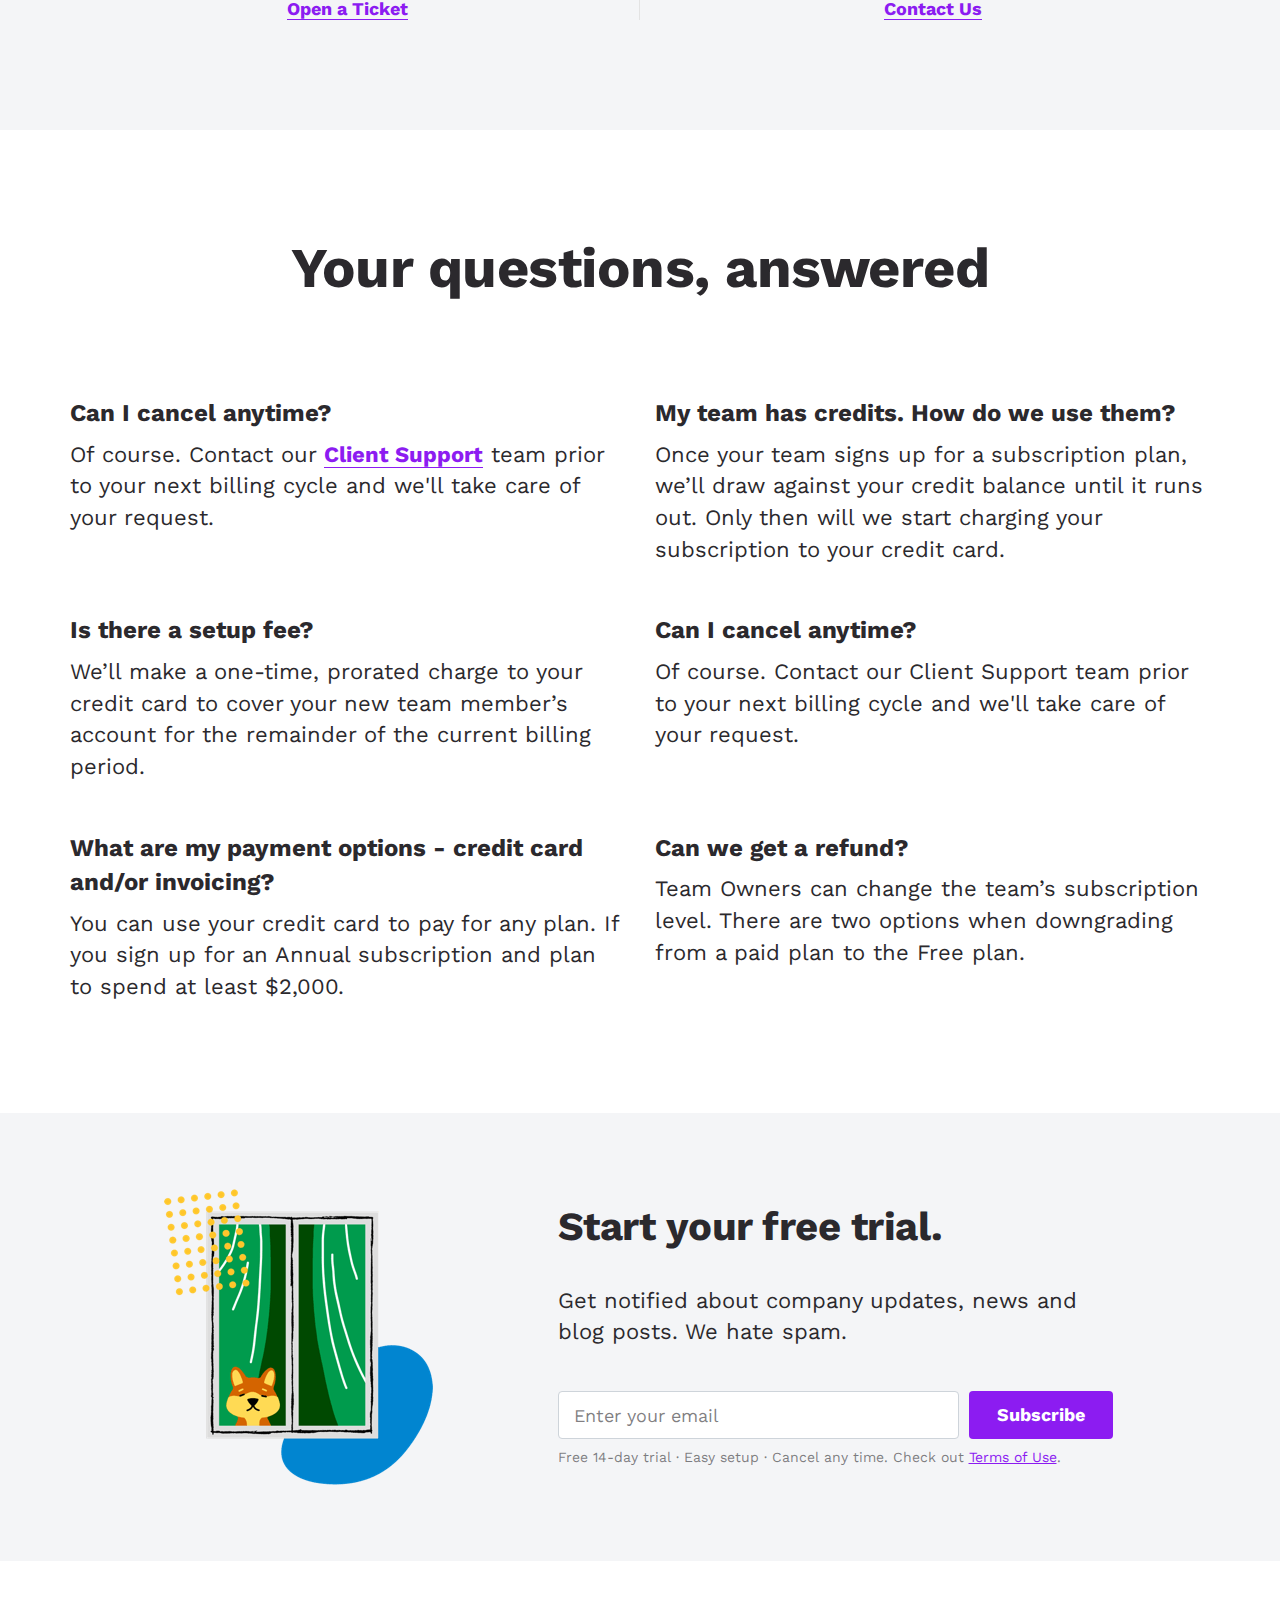
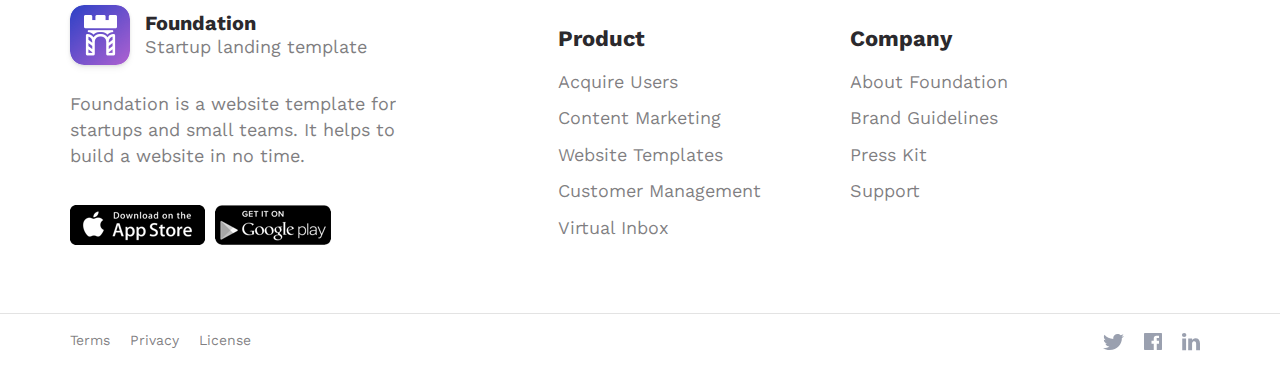
<file: pricing.html>
<!doctype html>
<html lang="en">
  <head>
    <meta charset="utf-8">
    <title>Foundation - Startup landing template</title>
    <meta http-equiv="X-UA-Compatible" content="IE=Edge">
    <meta name="viewport" content="width=device-width, initial-scale=1">
    <meta name="theme-color" content="#fff">
    <meta name="format-detection" content="telephone=no">
    <link rel="apple-touch-icon" sizes="180x180" href="img/apple-touch-icon.png">
    <link rel="icon" type="image/png" sizes="32x32" href="img/favicon-32x32.png">
    <link rel="icon" type="image/png" sizes="16x16" href="img/favicon-16x16.png">
    <link rel="manifest" href="img/site.webmanifest">
    <link rel="mask-icon" href="img/safari-pinned-tab.svg" color="#2a505b">
    <meta name="msapplication-TileColor" content="#da532c">
    <meta name="theme-color" content="#ffffff">
    <link href="https://fonts.googleapis.com/css?family=Work+Sans:400,700" rel="stylesheet">
    <link rel="stylesheet" media="all" href="css/bootstrap.min.css">
    <link rel="stylesheet" media="all" href="css/lowcode.css">
    <meta name="description" content="">
    <!-- Twitter Card data -->
    <meta name="twitter:card" content="">
    <meta name="twitter:site" content="">
    <meta name="twitter:title" content="">
    <meta name="twitter:description" content="">
    <meta name="twitter:creator" content="">
    <meta name="twitter:image" content="">
    <!-- Open Graph data -->
    <meta property="og:title" content="">
    <meta property="og:type" content="article">
    <meta property="og:url" content="">
    <meta property="og:image" content="">
    <meta property="og:description" content="">
    <meta property="og:site_name" content="">
    <meta property="fb:admins" content="">
  </head>
  <body>
    <!-- BEGIN page -->
    <div class="page">
      <!-- BEGIN header -->
      <header class="header ">
        <div class="container">
          <nav class="navbar navbar-expand-lg">
            <a class="navbar-brand" href="/">
              <div class="navbar-logo">
                <img class="navbar-pic" src="img/foundation.jpg" srcset="img/foundation@2x.jpg 2x" alt="Foundation">
              </div>
              <div class="navbar-group">
                <div class="navbar-title">Foundation</div>
                <div class="navbar-text">Startup landing template</div>
              </div>
            </a>
            <button class="navbar-toggler" type="button" data-toggle="collapse" data-target="#navbarDropdown" aria-controls="navbarDropdown" aria-expanded="false" aria-label="Toggle navigation">
              <span class="navbar-toggler-icon"></span>
            </button>
            <div class="collapse navbar-collapse" id="navbarDropdown">
              <ul class="navbar-nav">
                <li class="nav-item">
                  <a class="nav-link active" href="#">Home</a>
                </li>
                <li class="nav-item">
                  <a class="nav-link" href="#">Stories</a>
                </li>
                <li class="nav-item">
                  <a class="nav-link nav-link-drop" href="#">
                    <span>Library</span>
                    <svg class="nav-arrow" xmlns="http://www.w3.org/2000/svg" width="8" height="5" viewBox="0 0 8 5">
                      <polygon points=".94 0 4 3.09 7.06 0 8 .951 4 5 0 .951" />
                    </svg>
                  </a>
                  <div class="nav-drop">
                    <div class="row">
                      <div class="col-md-6">
                        <a class="nav-group" href="#">
                          <div class="nav-title">Acquire Users</div>
                          <div class="nav-text">Work with the tools and services you use.</div>
                        </a>
                      </div>
                      <div class="col-md-6">
                        <a class="nav-group" href="#">
                          <div class="nav-title">Engage Customers</div>
                          <div class="nav-text">Get started with our simple snippet of JavaScript.</div>
                        </a>
                      </div>
                      <div class="col-md-6">
                        <a class="nav-group" href="#">
                          <div class="nav-title">Book Appointments</div>
                          <div class="nav-text">We offer measures like 2FA to ensure the safety.</div>
                        </a>
                      </div>
                      <div class="col-md-6">
                        <a class="nav-group" href="#">
                          <div class="nav-title">Generate Leads</div>
                          <div class="nav-text">Become a better designer by learning this courses.</div>
                        </a>
                      </div>
                    </div>
                  </div>
                </li>
              </ul>
              <a class="btn btn-primary" href="#">Get Started</a>
            </div>
          </nav>
        </div>
      </header>
      <!-- END header -->
      <!-- BEGIN inner -->
      <div class="inner">
        <div class="section section-gray">
          <div class="container">
            <div class="section-body">
              <div class="center center-lg">
                <div class="title title-2">Pick a plan. Grow&nbsp;faster with Foundation</div>
                <div class="text">Try for free for 14 days.</div>
              </div>
              <div class="row mb-100">
                <div class="col-md-4 mb-3 mb-md-0">
                  <div class="price price-margin-top">
                    <div class="price-section">
                      <div class="price-preview">
                        <img class="price-pic" src="/img/cherry-logged-out.png" srcset="img/cherry-logged-out@2x.png 2x" alt="">
                      </div>
                      <div class="price-title">Standart</div>
                      <div class="price-text">Works perfect for small teams and companies</div>
                      <div class="price-value">$89 <span class="price-period">/mo</span></div>
                      <a class="btn btn-outline-primary btn-block" href="#">Try for Free</a>
                    </div>
                    <div class="price-section">
                      <ul class="price-list">
                        <li>Upload up to <strong>200 MB</strong></li>
                        <li>View message performance and test against variants</li>
                        <li>Control groups to improve results</li>
                        <li>Engage customers</li>
                      </ul>
                    </div>
                  </div>
                </div>
                <div class="col-md-4 mb-3 mb-md-0">
                  <div class="price price-with-save">
                    <div class="price-save"><strong>Save 30%</strong> with this plan</div>
                    <div class="price-section">
                      <div class="price-preview">
                        <img class="price-pic" src="/img/cherry-no-connection.png" srcset="img/cherry-no-connection@2x.png 2x" alt="">
                      </div>
                      <div class="price-title">Professional</div>
                      <div class="price-text">Works perfect for small teams and companies</div>
                      <div class="price-value">$249 <span class="price-period">/mo</span></div>
                      <a class="btn btn-outline-primary btn-block" href="#">Try for Free</a>
                    </div>
                    <div class="price-section">
                      <ul class="price-list">
                        <li>Upload up to <strong>1000 MB</strong></li>
                        <li>View message performance and test against variants</li>
                        <li>Control groups to improve results</li>
                        <li>Engage customers</li>
                        <li>Unlimited subscriptions</li>
                        <li>Free Support</li>
                      </ul>
                    </div>
                  </div>
                </div>
                <div class="col-md-4">
                  <div class="price price-margin-top">
                    <div class="price-section">
                      <div class="price-preview">
                        <img class="price-pic" src="/img/cherry-searching.png" srcset="img/cherry-searching@2x.png 2x" alt="">
                      </div>
                      <div class="price-title">Corporate</div>
                      <div class="price-text">Works perfect for small teams and companies</div>
                      <div class="price-value">$899 <span class="price-period">/mo</span></div>
                      <a class="btn btn-outline-primary btn-block" href="#">Try for Free</a>
                    </div>
                    <div class="price-section">
                      <ul class="price-list">
                        <li>Upload up to <strong>5000 MB</strong></li>
                        <li>View message performance and test against variants</li>
                        <li>Control groups to improve results</li>
                        <li>Engage customers</li>
                        <li>Unlimited subscriptions</li>
                        <li>Unlimited messages</li>
                        <li>Free Support</li>
                      </ul>
                    </div>
                  </div>
                </div>
              </div>
              <div class="row text-center">
                <div class="col-md-6 mb-5 mb-md-0 border-md-right">
                  <div class="info">
                    <div class="info-title">Need a Support?</div>
                    <div class="info-content">View message performance and test against variants and control.</div>
                    <a class="link" href="#">Open a Ticket</a>
                  </div>
                </div>
                <div class="col-md-6">
                  <div class="info">
                    <div class="info-title">Customize Plan</div>
                    <div class="info-content">Looking for something else? Request a Consultation to customize a plan.</div>
                    <a class="link" href="#">Contact Us</a>
                  </div>
                </div>
              </div>
            </div>
          </div>
        </div>
        <div class="section">
          <div class="container">
            <div class="center center-lg">
              <div class="title title-2">Your questions, answered</div>
            </div>
            <div class="row">
              <div class="col-md-6 mb-5">
                <div class="question">
                  <div class="question-title">Can I cancel anytime?</div>
                  <div class="question-content">Of course. Contact our <a href="#">Client Support</a> team prior to your next billing cycle and we'll take care of your request.</div>
                </div>
              </div>
              <div class="col-md-6 mb-5">
                <div class="question">
                  <div class="question-title">My team has credits. How do we use them?</div>
                  <div class="question-content">Once your team signs up for a subscription plan, we’ll draw against your credit balance until it runs out. Only then will we start charging your subscription to your credit card.</div>
                </div>
              </div>
              <div class="col-md-6 mb-5">
                <div class="question">
                  <div class="question-title">Is there a setup fee?</div>
                  <div class="question-content">We’ll make a one-time, prorated charge to your credit card to cover your new team member’s account for the remainder of the current billing period.</div>
                </div>
              </div>
              <div class="col-md-6 mb-5">
                <div class="question">
                  <div class="question-title">Can I cancel anytime?</div>
                  <div class="question-content">Of course. Contact our Client Support team prior to your next billing cycle and we'll take care of your request.</div>
                </div>
              </div>
              <div class="col-md-6 mb-5 mb-md-0">
                <div class="question">
                  <div class="question-title">What are my payment options - credit card and/or invoicing?</div>
                  <div class="question-content">You can use your credit card to pay for any plan. If you sign up for an Annual subscription and plan to spend at least $2,000.</div>
                </div>
              </div>
              <div class="col-md-6">
                <div class="question">
                  <div class="question-title">Can we get a refund?</div>
                  <div class="question-content">Team Owners can change the team’s subscription level. There are two options when downgrading from a paid plan to the Free plan.</div>
                </div>
              </div>
            </div>
          </div>
        </div>
        <div class="section section-sm section-gray">
          <div class="container">
            <div class="row align-items-center">
              <div class="col-md-5 mb-4 mb-lg-0">
                <figure class="preview">
                  <img class="preview-pic" src="img/rush.png" srcset="img/rush@2x.png 2x" alt="">
                </figure>
              </div>
              <div class="col-md-7 col-xl-6">
                <div class="title title-3">Start your free trial.</div>
                <div class="text text-sm">Get notified about company updates, news and blog posts. We hate spam.</div>
                <div class="subscribe">
                  <form class="subscribe-form">
                    <div class="form-group">
                      <input class="form-control" type="email" placeholder="Enter your email" required="">
                    </div>
                    <button class="btn btn-primary" type="submit">Subscribe</button>
                  </form>
                  <div class="subscribe-content">Free 14-day trial · Easy setup · Cancel any time. Check out <a href="#">Terms of Use</a>.</div>
                </div>
              </div>
            </div>
          </div>
        </div>
      </div>
      <!-- END inner -->
      <!-- BEGIN footer -->
      <footer class="footer">
        <div class="footer-section">
          <div class="container">
            <div class="row">
              <div class="col-lg-5 mb-3 mb-lg-0">
                <a class="navbar-brand" href="/">
                  <div class="navbar-logo">
                    <img class="navbar-pic" src="img/foundation-color.png" srcset="img/foundation-color@2x.png 2x" alt="Foundation">
                  </div>
                  <div class="navbar-group">
                    <div class="navbar-title">Foundation</div>
                    <div class="navbar-text">Startup landing template</div>
                  </div>
                </a>
                <div class="footer-text">Foundation is a website template for startups and small teams. It helps to build a website in no time.</div>
                <div class="apps">
                  <a href="#" class="apps-link">
                    <img class="apps-pic" src="img/appstore.png" srcset="img/appstore@2x.png 2x" alt="Apple Store">
                  </a>
                  <a href="#" class="apps-link">
                    <img class="apps-pic" src="img/googleplay.png" srcset="img/googleplay@2x.png 2x" alt="Google Play">
                  </a>
                </div>
              </div>
              <div class="hr"></div>
              <div class="col-lg-3 col-md-6 mb-3 mb-lg-0">
                <div class="footer-category">Product</div>
                <div class="footer-menu">
                  <a class="footer-link" href="#">Acquire Users</a>
                  <a class="footer-link" href="#">Content Marketing</a>
                  <a class="footer-link" href="#">Website Templates</a>
                  <a class="footer-link" href="#">Customer Management</a>
                  <a class="footer-link" href="#">Virtual Inbox</a>
                </div>
              </div>
              <div class="col-lg-3 col-md-6 mb-md-3 mb-lg-0">
                <div class="footer-category">Company</div>
                <div class="footer-menu">
                  <a class="footer-link" href="#">About Foundation</a>
                  <a class="footer-link" href="#">Brand Guidelines</a>
                  <a class="footer-link" href="#">Press Kit</a>
                  <a class="footer-link" href="#">Support</a>
                </div>
              </div>
            </div>
          </div>
        </div>
        <div class="footer-down">
          <div class="container">
            <div class="row align-items-center">
              <div class="col-lg-6">
                <nav class="footer-nav">
                  <a href="#" class="footer-link">Terms</a>
                  <a href="#" class="footer-link">Privacy</a>
                  <a href="#" class="footer-link">License</a>
                </nav>
              </div>
              <div class="col-lg-6">
                <div class="socials">
                  <a class="socials-item" href="#">
                    <img class="socials-pic" src="img/icon-twitter.svg" alt="Twitter">
                  </a>
                  <a class="socials-item" href="#">
                    <img class="socials-pic" src="img/icon-facebook.svg" alt="Facebook">
                  </a>
                  <a class="socials-item" href="#">
                    <img class="socials-pic" src="img/icon-linkedin.svg" alt="LinkedIn">
                  </a>
                </div>
              </div>
            </div>
          </div>
        </div>
      </footer>
      <!-- END footer -->
    </div>
    <!-- END page -->
    <!-- BEGIN scripts -->
    <script src="js/lib/jquery-3.3.1.min.js"></script>
    <script src="js/lib/bootstrap.min.js"></script>
    <script src="js/lowcode.js"></script>
    <!-- END scripts -->
  </body>
</html>
</file>
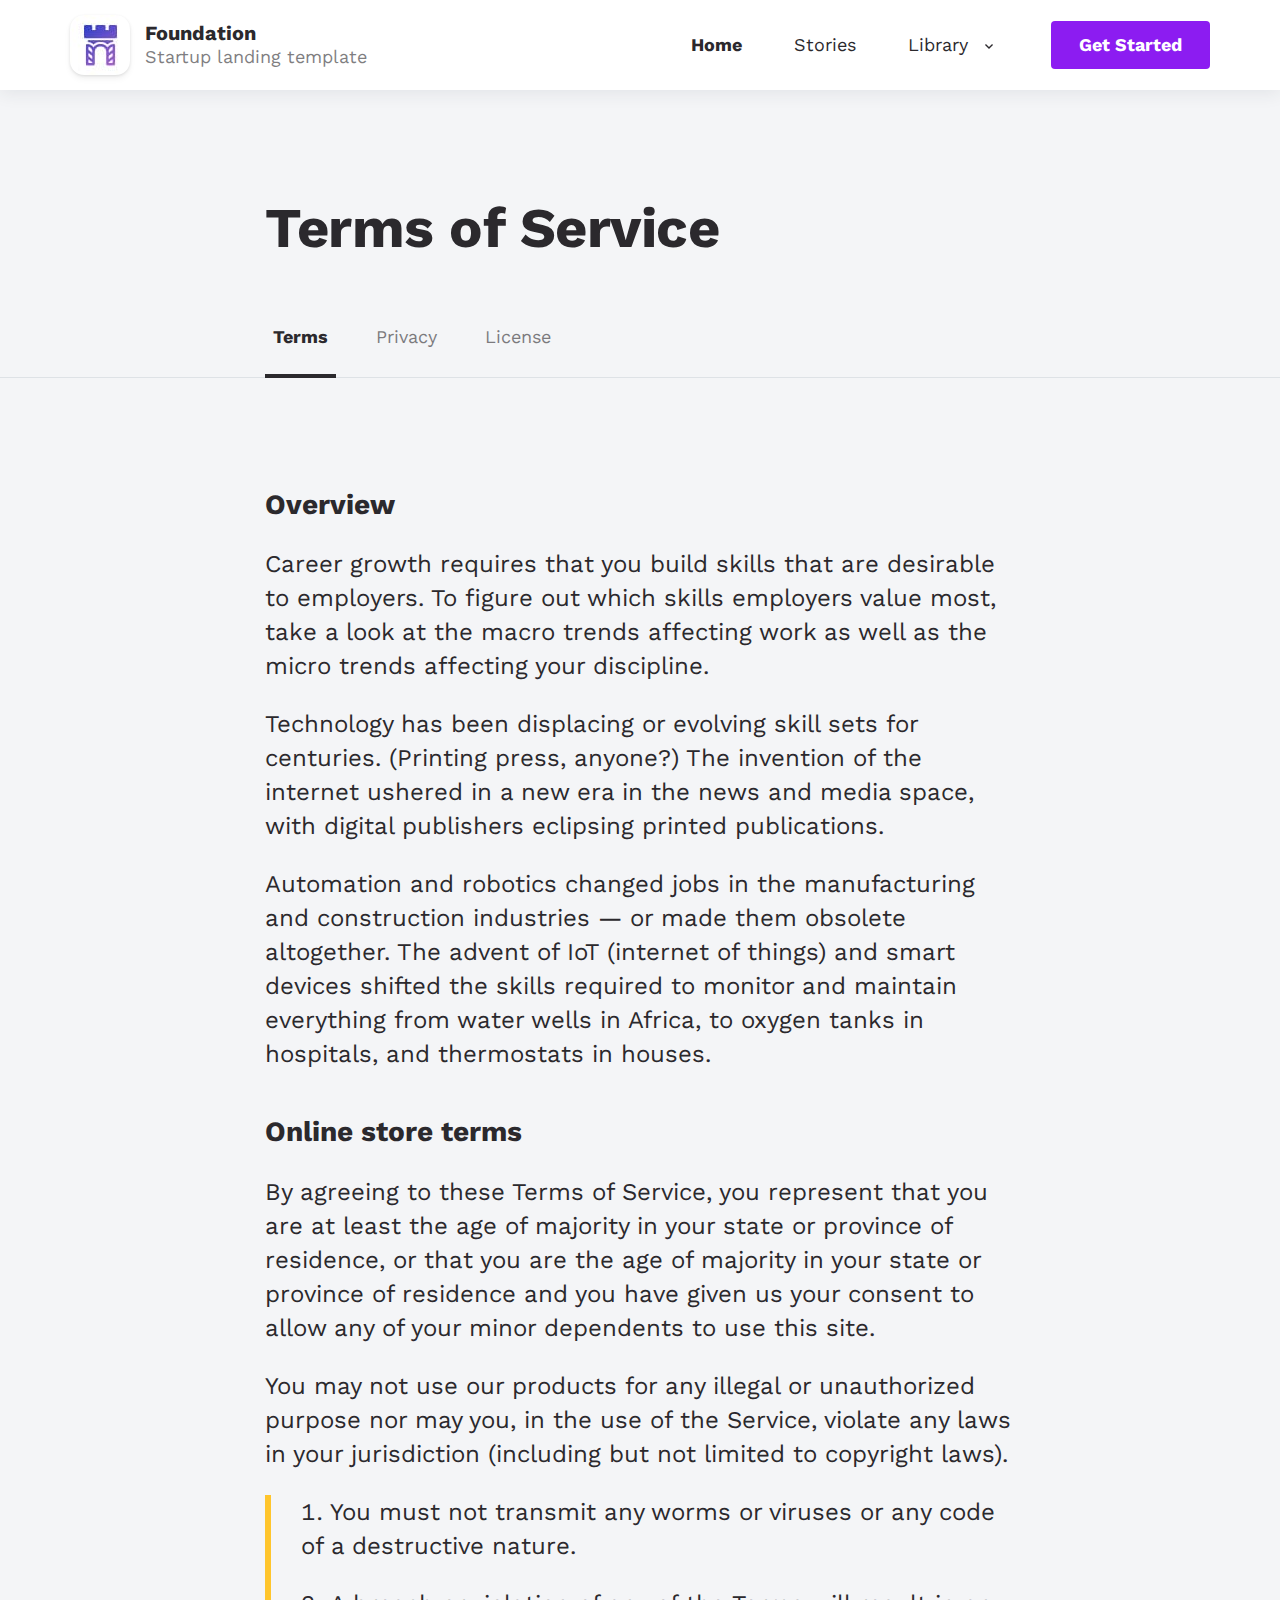
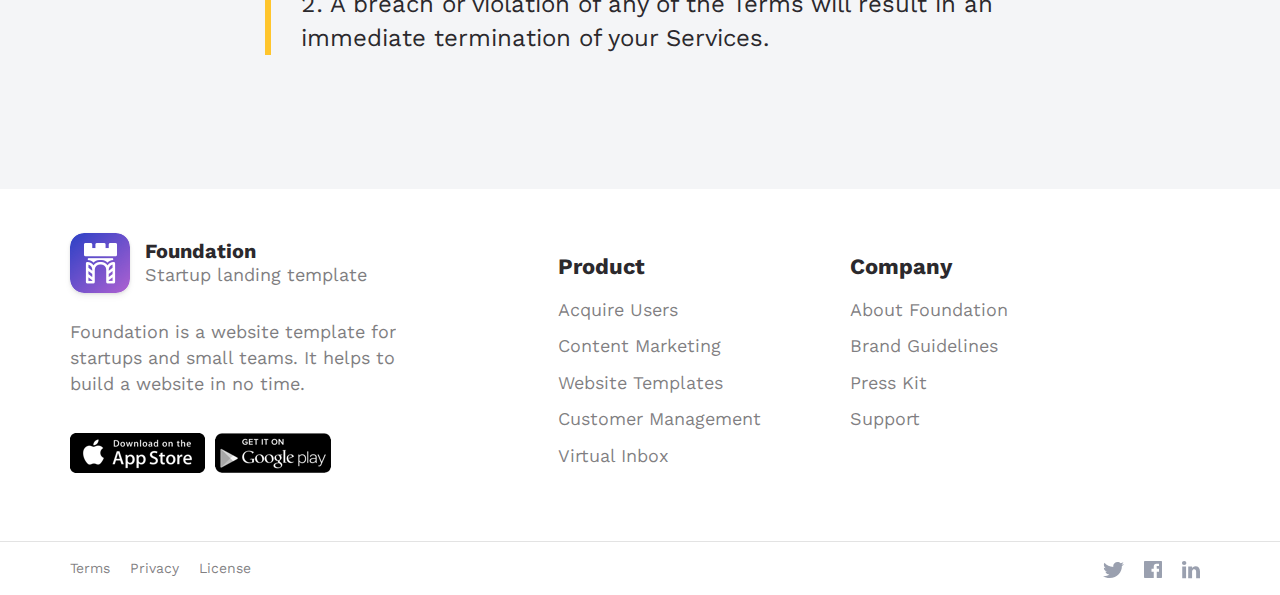
<file: terms.html>
<!doctype html>
<html lang="en">
  <head>
    <meta charset="utf-8">
    <title>Foundation - Startup landing template</title>
    <meta http-equiv="X-UA-Compatible" content="IE=Edge">
    <meta name="viewport" content="width=device-width, initial-scale=1">
    <meta name="theme-color" content="#fff">
    <meta name="format-detection" content="telephone=no">
    <link rel="apple-touch-icon" sizes="180x180" href="img/apple-touch-icon.png">
    <link rel="icon" type="image/png" sizes="32x32" href="img/favicon-32x32.png">
    <link rel="icon" type="image/png" sizes="16x16" href="img/favicon-16x16.png">
    <link rel="manifest" href="img/site.webmanifest">
    <link rel="mask-icon" href="img/safari-pinned-tab.svg" color="#2a505b">
    <meta name="msapplication-TileColor" content="#da532c">
    <meta name="theme-color" content="#ffffff">
    <link href="https://fonts.googleapis.com/css?family=Work+Sans:400,700" rel="stylesheet">
    <link rel="stylesheet" media="all" href="css/bootstrap.min.css">
    <link rel="stylesheet" media="all" href="css/lowcode.css">
    <meta name="description" content="">
    <!-- Twitter Card data -->
    <meta name="twitter:card" content="">
    <meta name="twitter:site" content="">
    <meta name="twitter:title" content="">
    <meta name="twitter:description" content="">
    <meta name="twitter:creator" content="">
    <meta name="twitter:image" content="">
    <!-- Open Graph data -->
    <meta property="og:title" content="">
    <meta property="og:type" content="article">
    <meta property="og:url" content="">
    <meta property="og:image" content="">
    <meta property="og:description" content="">
    <meta property="og:site_name" content="">
    <meta property="fb:admins" content="">
  </head>
  <body>
    <!-- BEGIN page -->
    <div class="page">
      <!-- BEGIN header -->
      <header class="header ">
        <div class="container">
          <nav class="navbar navbar-expand-lg">
            <a class="navbar-brand" href="/">
              <div class="navbar-logo">
                <img class="navbar-pic" src="img/foundation.jpg" srcset="img/foundation@2x.jpg 2x" alt="Foundation">
              </div>
              <div class="navbar-group">
                <div class="navbar-title">Foundation</div>
                <div class="navbar-text">Startup landing template</div>
              </div>
            </a>
            <button class="navbar-toggler" type="button" data-toggle="collapse" data-target="#navbarDropdown" aria-controls="navbarDropdown" aria-expanded="false" aria-label="Toggle navigation">
              <span class="navbar-toggler-icon"></span>
            </button>
            <div class="collapse navbar-collapse" id="navbarDropdown">
              <ul class="navbar-nav">
                <li class="nav-item">
                  <a class="nav-link active" href="#">Home</a>
                </li>
                <li class="nav-item">
                  <a class="nav-link" href="#">Stories</a>
                </li>
                <li class="nav-item">
                  <a class="nav-link nav-link-drop" href="#">
                    <span>Library</span>
                    <svg class="nav-arrow" xmlns="http://www.w3.org/2000/svg" width="8" height="5" viewBox="0 0 8 5">
                      <polygon points=".94 0 4 3.09 7.06 0 8 .951 4 5 0 .951" />
                    </svg>
                  </a>
                  <div class="nav-drop">
                    <div class="row">
                      <div class="col-md-6">
                        <a class="nav-group" href="#">
                          <div class="nav-title">Acquire Users</div>
                          <div class="nav-text">Work with the tools and services you use.</div>
                        </a>
                      </div>
                      <div class="col-md-6">
                        <a class="nav-group" href="#">
                          <div class="nav-title">Engage Customers</div>
                          <div class="nav-text">Get started with our simple snippet of JavaScript.</div>
                        </a>
                      </div>
                      <div class="col-md-6">
                        <a class="nav-group" href="#">
                          <div class="nav-title">Book Appointments</div>
                          <div class="nav-text">We offer measures like 2FA to ensure the safety.</div>
                        </a>
                      </div>
                      <div class="col-md-6">
                        <a class="nav-group" href="#">
                          <div class="nav-title">Generate Leads</div>
                          <div class="nav-text">Become a better designer by learning this courses.</div>
                        </a>
                      </div>
                    </div>
                  </div>
                </li>
              </ul>
              <a class="btn btn-primary" href="#">Get Started</a>
            </div>
          </nav>
        </div>
      </header>
      <!-- END header -->
      <!-- BEGIN inner -->
      <div class="inner">
        <div class="section section-gray border-bottom">
          <div class="container container-sm">
            <div class="section-body">
              <div class="title title-2 mb-0">Terms of Service</div>
              <nav class="section-nav">
                <a href="#" class="section-link active">Terms</a>
                <a href="#" class="section-link">Privacy</a>
                <a href="#" class="section-link">License</a>
              </nav>
            </div>
          </div>
        </div>
        <div class="section section-gray">
          <div class="container container-sm">
            <div class="section-body">
              <div class="content">
                <h2>Overview</h2>
                <p>Career growth requires that you build skills that are desirable to employers. To figure out which skills employers value most, take a look at the macro trends affecting work as well as the micro trends affecting your discipline.</p>
                <p>Technology has been displacing or evolving skill sets for centuries. (Printing press, anyone?) The invention of the internet ushered in a new era in the news and media space, with digital publishers eclipsing printed publications.</p>
                <p>Automation and robotics changed jobs in the manufacturing and construction industries — or made them obsolete altogether. The advent of IoT (internet of things) and smart devices shifted the skills required to monitor and maintain everything from water wells in Africa, to oxygen tanks in hospitals, and thermostats in houses.</p>
                <h2>Online store terms</h2>
                <p>By agreeing to these Terms of Service, you represent that you are at least the age of majority in your state or province of residence, or that you are the age of majority in your state or province of residence and you have given us your consent to allow any of your minor dependents to use this site.</p>
                <p>You may not use our products for any illegal or unauthorized purpose nor may you, in the use of the Service, violate any laws in your jurisdiction (including but not limited to copyright laws).</p>
                <ol>
                  <li>You must not transmit any worms or viruses or any code of a destructive nature.</li>
                  <li>A breach or violation of any of the Terms will result in an immediate termination of your Services.</li>
                </ol>
              </div>
            </div>
          </div>
        </div>
      </div>
      <!-- END inner -->
      <!-- BEGIN footer -->
      <footer class="footer">
        <div class="footer-section">
          <div class="container">
            <div class="row">
              <div class="col-lg-5 mb-3 mb-lg-0">
                <a class="navbar-brand" href="/">
                  <div class="navbar-logo">
                    <img class="navbar-pic" src="img/foundation-color.png" srcset="img/foundation-color@2x.png 2x" alt="Foundation">
                  </div>
                  <div class="navbar-group">
                    <div class="navbar-title">Foundation</div>
                    <div class="navbar-text">Startup landing template</div>
                  </div>
                </a>
                <div class="footer-text">Foundation is a website template for startups and small teams. It helps to build a website in no time.</div>
                <div class="apps">
                  <a href="#" class="apps-link">
                    <img class="apps-pic" src="img/appstore.png" srcset="img/appstore@2x.png 2x" alt="Apple Store">
                  </a>
                  <a href="#" class="apps-link">
                    <img class="apps-pic" src="img/googleplay.png" srcset="img/googleplay@2x.png 2x" alt="Google Play">
                  </a>
                </div>
              </div>
              <div class="hr"></div>
              <div class="col-lg-3 col-md-6 mb-3 mb-lg-0">
                <div class="footer-category">Product</div>
                <div class="footer-menu">
                  <a class="footer-link" href="#">Acquire Users</a>
                  <a class="footer-link" href="#">Content Marketing</a>
                  <a class="footer-link" href="#">Website Templates</a>
                  <a class="footer-link" href="#">Customer Management</a>
                  <a class="footer-link" href="#">Virtual Inbox</a>
                </div>
              </div>
              <div class="col-lg-3 col-md-6 mb-md-3 mb-lg-0">
                <div class="footer-category">Company</div>
                <div class="footer-menu">
                  <a class="footer-link" href="#">About Foundation</a>
                  <a class="footer-link" href="#">Brand Guidelines</a>
                  <a class="footer-link" href="#">Press Kit</a>
                  <a class="footer-link" href="#">Support</a>
                </div>
              </div>
            </div>
          </div>
        </div>
        <div class="footer-down">
          <div class="container">
            <div class="row align-items-center">
              <div class="col-lg-6">
                <nav class="footer-nav">
                  <a href="#" class="footer-link">Terms</a>
                  <a href="#" class="footer-link">Privacy</a>
                  <a href="#" class="footer-link">License</a>
                </nav>
              </div>
              <div class="col-lg-6">
                <div class="socials">
                  <a class="socials-item" href="#">
                    <img class="socials-pic" src="img/icon-twitter.svg" alt="Twitter">
                  </a>
                  <a class="socials-item" href="#">
                    <img class="socials-pic" src="img/icon-facebook.svg" alt="Facebook">
                  </a>
                  <a class="socials-item" href="#">
                    <img class="socials-pic" src="img/icon-linkedin.svg" alt="LinkedIn">
                  </a>
                </div>
              </div>
            </div>
          </div>
        </div>
      </footer>
      <!-- END footer -->
    </div>
    <!-- END page -->
    <!-- BEGIN scripts -->
    <script src="js/lib/jquery-3.3.1.min.js"></script>
    <script src="js/lib/bootstrap.min.js"></script>
    <script src="js/lowcode.js"></script>
    <!-- END scripts -->
  </body>
</html>
</file>
<file: css/lowcode.css>
body {
  font-family: 'Work Sans', sans-serif;
  font-size: 18px;
  color: #2B292D;
  line-height: 1.25;
}

body.touch-device .nav-drop.visible {
  display: block;
}

body:not(.touch-device) .nav-item:hover .nav-drop {
  display: block;
}

a {
  color: #8C1CF1;
  -webkit-transition: opacity .2s, color .2s;
  -o-transition: opacity .2s, color .2s;
  transition: opacity .2s, color .2s;
}

a:hover {
  opacity: 1;
  color: #26339b;
  text-decoration: none;
}

img {
  max-width: 100%;
}

label {
  margin-bottom: 10px;
  font-size: 16px;
  font-weight: 700;
  line-height: 1.375;
}

.form-group {
  margin-bottom: 30px;
}

.form-control {
  height: 48px;
  padding: 12px 15px;
  font-family: 'Work Sans', sans-serif;
  font-size: 18px;
}

.form-control::-webkit-input-placeholder {
  color: rgba(43, 41, 45, 0.6);
}

.form-control::-ms-input-placeholder {
  color: rgba(43, 41, 45, 0.6);
}

.form-control::placeholder {
  color: rgba(43, 41, 45, 0.6);
}

.form-control:focus {
  border-color: #8C1CF1;
  -webkit-box-shadow: 0 0 0 0.2rem rgba(48, 65, 196, 0.25);
  box-shadow: 0 0 0 0.2rem rgba(48, 65, 196, 0.25);
}

textarea.form-control {
  height: auto;
}

.btn {
  padding: 12px 28px;
  border: none;
  font-size: 18px;
  font-weight: 700;
  line-height: 1.34;
}

.btn-primary {
  background: #8C1CF1;
}

.btn-primary:hover {
  background: #290060;
}

.btn-secondary {
  background: white;
  -webkit-box-shadow: 0 1px 3px 0 rgba(0, 0, 0, 0.1), 0 4px 6px 0 rgba(0, 0, 0, 0.05), inset 0 1px 0 0 rgba(255, 255, 255, 0.1);
  box-shadow: 0 1px 3px 0 rgba(0, 0, 0, 0.1), 0 4px 6px 0 rgba(0, 0, 0, 0.05), inset 0 1px 0 0 rgba(255, 255, 255, 0.1);
  color: #2B292D;
}

.btn-outline-primary {
  padding: 11px 27px;
  border: 1px solid #8C1CF1;
  background: none;
  color: #8C1CF1;
}

.btn-outline-primary:hover {
  background: #8C1CF1;
  border-color: #8C1CF1;
  color: white;
}

.btn-outline-primary:active {
  background: #290060;
  border-color: #290060;
  color: white;
}

.btn-group-simple .btn {
  width: 100%;
  margin-bottom: 15px;
}

.btn-primary:not(:disabled):not(.disabled).active,
.btn-primary:not(:disabled):not(.disabled):active,
.show > .btn-primary.dropdown-toggle,
.btn-outline-primary:not(:disabled):not(.disabled).active,
.btn-outline-primary:not(:disabled):not(.disabled):active,
.show > .btn-outline-primary.dropdown-toggle {
  background: #26339b;
}

.btn-outline-primary:not(:disabled):not(.disabled).active,
.btn-outline-primary:not(:disabled):not(.disabled):active,
.show > .btn-outline-primary.dropdown-toggle {
  border-color: transparent;
}

.btn-primary.focus,
.btn-primary:focus,
.btn-primary:not(:disabled):not(.disabled).active:focus,
.btn-primary:not(:disabled):not(.disabled):active:focus,
.show > .btn-primary.dropdown-toggle:focus,
.btn-outline-primary.focus,
.btn-outline-primary:focus,
.btn-outline-primary:not(:disabled):not(.disabled).active:focus,
.btn-outline-primary:not(:disabled):not(.disabled):active:focus,
.show > .btn-outline-primary.dropdown-toggle:focus {
  -webkit-box-shadow: 0 0 0 0.2rem rgba(48, 65, 196, 0.5);
  box-shadow: 0 0 0 0.2rem rgba(48, 65, 196, 0.5);
}

.page {
  display: -webkit-box;
  display: -ms-flexbox;
  display: flex;
  min-height: 100vh;
  -webkit-box-orient: vertical;
  -webkit-box-direction: normal;
  -ms-flex-direction: column;
  flex-direction: column;
}

.page-inner {
  -webkit-box-flex: 1;
  -ms-flex: 1 0 auto;
  flex: 1 0 auto;
}

.container {
  max-width: 1170px;
}

.container-sm {
  max-width: 780px;
}

.carousel-indicators {
  position: static;
  margin: 28px 0 0;
}

.carousel-indicators li {
  display: -webkit-box;
  display: -ms-flexbox;
  display: flex;
  width: 20px;
  height: 20px;
  margin: 0;
  background: none;
  border: none;
  opacity: 1;
  text-indent: 0;
}

.carousel-indicators li.active:before {
  background: #8C1CF1;
}

.carousel-indicators li:before {
  content: '';
  display: inline-block;
  width: 8px;
  height: 8px;
  margin: auto;
  background: rgba(43, 41, 45, 0.1);
  border-radius: 50%;
  -webkit-transition: background .2s;
  -o-transition: background .2s;
  transition: background .2s;
}

.socials {
  display: -webkit-box;
  display: -ms-flexbox;
  display: flex;
  margin: 0 -10px;
  -webkit-box-align: center;
  -ms-flex-align: center;
  align-items: center;
}

.socials-item {
  padding: 10px;
  -webkit-transition: opacity .2s;
  -o-transition: opacity .2s;
  transition: opacity .2s;
}

.socials-item:hover {
  opacity: .7;
}

.navbar-expand-lg {
  padding: 0;
}

.navbar-brand {
  display: -webkit-box;
  display: -ms-flexbox;
  display: flex;
  margin: 0 auto 0 0;
  padding: 0;
  font-size: 18px;
  color: #2B292D;
  -webkit-box-align: center;
  -ms-flex-align: center;
  align-items: center;
}

.navbar-logo {
  margin-right: 12px;
  -webkit-box-flex: 0;
  -ms-flex: 0 0 48px;
  flex: 0 0 48px;
}

.navbar-pic {
  display: block;
  max-width: 100%;
  border-radius: 8px;
  background: white;
  -webkit-box-shadow: 0 1px 3px 0 rgba(0, 0, 0, 0.1), 0 4px 6px 0 rgba(0, 0, 0, 0.05), inset 0 1px 0 0 rgba(255, 255, 255, 0.1);
  box-shadow: 0 1px 3px 0 rgba(0, 0, 0, 0.1), 0 4px 6px 0 rgba(0, 0, 0, 0.05), inset 0 1px 0 0 rgba(255, 255, 255, 0.1);
}

.navbar-title {
  font-size: 20px;
  font-weight: 700;
}

.navbar-text {
  padding: 0;
  opacity: .6;
}

.navbar-toggler {
  position: absolute;
  top: -8px;
  right: -15px;
  width: 59px;
  height: 64px;
  padding: 26px 20px;
  border: solid #E3E3E3;
  border-width: 0 0 0 1px;
  border-radius: 0;
}

.navbar-toggler:before, .navbar-toggler:after,
.navbar-toggler span {
  display: block;
  width: 18px;
  height: 2px;
  background: #808080;
  -webkit-transition: width .2s, -webkit-transform .2s;
  transition: width .2s, -webkit-transform .2s;
  -o-transition: transform .2s, width .2s;
  transition: transform .2s, width .2s;
  transition: transform .2s, width .2s, -webkit-transform .2s;
}

.navbar-toggler:before, .navbar-toggler:after {
  content: '';
}

.navbar-toggler span {
  margin: 3px 0;
}

.navbar-toggler:focus {
  outline: none;
}

.navbar-toggler[aria-expanded="true"]:before {
  -webkit-transform: translateY(5px) rotate(45deg);
  -ms-transform: translateY(5px) rotate(45deg);
  transform: translateY(5px) rotate(45deg);
}

.navbar-toggler[aria-expanded="true"] span {
  -webkit-transform: rotate(-45deg);
  -ms-transform: rotate(-45deg);
  transform: rotate(-45deg);
}

.navbar-toggler[aria-expanded="true"]:after {
  -webkit-transform: translateY(-5px) rotate(45deg);
  -ms-transform: translateY(-5px) rotate(45deg);
  transform: translateY(-5px) rotate(45deg);
}

.navbar-collapse {
  margin: 8px -15px 0;
  padding: 10px 15px;
  border-top: 1px solid #E3E3E3;
}

.navbar .btn {
  width: 100%;
  margin: 25px 0 0;
}

.nav-item {
  position: relative;
}

.nav-link {
  font-size: 22px;
  color: #2B292D;
}

.nav-link.active {
  font-weight: 700;
}

.nav-link:hover .nav-arrow {
  fill: #8C1CF1;
}

.nav-arrow {
  display: inline-block;
  margin-left: 11px;
  fill: #2B292D;
  vertical-align: 2px;
  -webkit-transition: fill .2s;
  -o-transition: fill .2s;
  transition: fill .2s;
}

.nav-drop {
  display: none;
  padding-top: 10px;
}

.nav-group {
  display: block;
  margin-bottom: 16px;
  color: #2B292D;
}

.nav-group:hover {
  color: #2B292D;
}

.nav-group:hover .nav-title {
  color: #009B4D;
}

.nav-title {
  margin-bottom: 8px;
  font-weight: 700;
  -webkit-transition: color .2s;
  -o-transition: color .2s;
  transition: color .2s;
}

.nav-text {
  line-height: 1.45;
}

.header {
  position: relative;
  padding: 8px 0;
  background: white;
  -webkit-box-shadow: 0 4px 16px 0 rgba(44, 50, 65, 0.08);
  box-shadow: 0 4px 16px 0 rgba(44, 50, 65, 0.08);
  z-index: 59;
}

.header .navbar-text {
  display: none;
}

.wrap .text + .accordion {
  margin-top: -20px;
}

.theme {
  margin-bottom: 20px;
  font-size: 22px;
  font-weight: 700;
  line-height: 1.333;
}

.title {
  margin-bottom: 28px;
  font-weight: 700;
  font-size: 50px;
  letter-spacing: -0.31px;
  line-height: 1;
}

.title-2 {
  margin-bottom: 18px;
  font-size: 40px;
}

.title-3 {
  margin-bottom: 16px;
  font-size: 40px;
}

.title-4 {
  font-size: 24px;
  line-height: 1.25;
}

.text {
  margin-bottom: 30px;
  font-size: 24px;
  line-height: 1.41667;
}

.text-sm {
  margin-bottom: 26px;
  font-size: 22px;
}

.preview {
  margin: 0;
  text-align: center;
}

.preview-pic {
  max-width: 100%;
}

.preview-figcaption {
  margin-top: 15px;
  font-size: 14px;
  color: rgba(43, 41, 45, 0.6);
}

.preview-review {
  margin-top: 30px;
}

.section {
  position: relative;
  padding: 50px 0;
  background: white;
}

.section-nav {
  display: -webkit-box;
  display: -ms-flexbox;
  display: flex;
  margin: 25px 0 -51px;
  overflow: auto;
}

.section-link {
  margin-right: 22px;
  padding: 25px 8px;
  border-bottom: 4px solid transparent;
  opacity: .6;
  color: #2B292D;
}

.section-link:hover {
  opacity: 1;
  color: #2B292D;
}

.section-link.active {
  border-color: #2B292D;
  font-weight: 700;
  opacity: 1;
}

.section-body {
  position: relative;
  z-index: 2;
}

.section-main {
  margin-top: -140px;
  padding: 176px 0 34px;
  overflow: hidden;
}

.section-main .title {
  max-width: 520px;
}

.section-main .text {
  max-width: 600px;
  margin-bottom: 32px;
}

.section-main .preview {
  margin: 20px -15px 0;
}

.section-gray {
  background: #F4F5F7;
}

.section-sm {
  padding: 50px 0;
}

.section-with-logos {
  padding: 0 0 40px;
  overflow: hidden;
}

.about {
  font-size: 22px;
  line-height: 1.45455;
}

.about-title {
  margin-bottom: 10px;
  font-size: 22px;
  font-weight: 700;
}

.logos {
  margin: -1px -18px 52px -16px;
  text-align: center;
}

.logos .col-lg-2 {
  display: -webkit-box;
  display: -ms-flexbox;
  display: flex;
  height: 96px;
  margin: 0 -1px -1px 0;
  border: 1px solid #E3E3E3;
  -webkit-box-align: center;
  -ms-flex-align: center;
  align-items: center;
  -webkit-box-pack: center;
  -ms-flex-pack: center;
  justify-content: center;
}

.accordion-item {
  padding: 20px 0;
  border: solid #DFDFE0;
  border-width: 0 0 1px;
  color: #2B292D;
}

.accordion-item.active {
  border-color: #8C1CF1;
  -webkit-box-shadow: 0 -2px 0 0 #8C1CF1 inset;
  box-shadow: 0 -2px 0 0 #8C1CF1 inset;
}

.accordion-head:hover .accordion-icon svg,
.accordion-item.active .accordion-icon svg {
  fill: #8C1CF1;
}

.accordion-head:hover .accordion-title,
.accordion-item.active .accordion-title {
  color: #8C1CF1;
}

.accordion-item.active .accordion-body {
  display: block;
}

.accordion-head {
  display: -webkit-box;
  display: -ms-flexbox;
  display: flex;
  -webkit-box-align: center;
  -ms-flex-align: center;
  align-items: center;
  cursor: pointer;
}

.accordion-body {
  display: none;
  padding-top: 12px;
}

.accordion-icon {
  height: 24px;
  margin-right: 15px;
  -webkit-box-flex: 0;
  -ms-flex: 0 0 24px;
  flex: 0 0 24px;
}

.accordion-icon svg {
  width: 100%;
  height: auto;
  margin: auto;
  -webkit-transition: fill .2s;
  -o-transition: fill .2s;
  transition: fill .2s;
}

.accordion-title {
  font-size: 22px;
  font-weight: 700;
  -webkit-box-flex: 1;
  -ms-flex: 1 1 auto;
  flex: 1 1 auto;
  -webkit-transition: color .2s;
  -o-transition: color .2s;
  transition: color .2s;
}

.accordion-preview {
  margin-top: 16px;
  -webkit-box-shadow: 0 4px 16px 0 rgba(44, 50, 65, 0.08);
  box-shadow: 0 4px 16px 0 rgba(44, 50, 65, 0.08);
}

.review-single {
  padding: 30px 20px;
  background: white;
  -webkit-box-shadow: 0 1px 3px 0 rgba(0, 0, 0, 0.1), 0 4px 6px 0 rgba(0, 0, 0, 0.05), inset 0 1px 0 0 rgba(255, 255, 255, 0.1);
  box-shadow: 0 1px 3px 0 rgba(0, 0, 0, 0.1), 0 4px 6px 0 rgba(0, 0, 0, 0.05), inset 0 1px 0 0 rgba(255, 255, 255, 0.1);
  border-bottom: 4px solid #0185D0;
}

.review-single .review-content {
  font-size: 20px;
  line-height: 1.4;
}

.review-user {
  display: -webkit-box;
  display: -ms-flexbox;
  display: flex;
  margin-top: 26px;
  font-size: 16px;
  line-height: 1.375;
  -webkit-box-align: center;
  -ms-flex-align: center;
  align-items: center;
}

.review-preview {
  margin-right: 10px;
  -webkit-box-flex: 0;
  -ms-flex: 0 0 40px;
  flex: 0 0 40px;
}

.review-pic {
  display: block;
  max-width: 100%;
  border-radius: 50%;
}

.review-name {
  font-weight: 700;
}

.review-position {
  opacity: .6;
}

.review-title {
  margin-bottom: 28px;
  font-size: 24px;
  font-weight: 700;
  color: #8C1CF1;
}

.review-text {
  margin: 0 auto 34px;
  font-size: 24px;
  line-height: 1.41667;
}

.hr {
  width: 150px;
  height: 1px;
  margin: 36px 0;
  background: rgba(0, 0, 0, 0.1);
}

.link, .question-content a {
  border-bottom: 1px solid;
  font-weight: 700;
  -webkit-transition: border-color .2s, color .2s;
  -o-transition: border-color .2s, color .2s;
  transition: border-color .2s, color .2s;
}

.link:hover, .question-content a:hover {
  border-color: transparent;
}

.benefit {
  font-size: 18px;
  line-height: 1.44444;
}

.benefit-content {
  margin-bottom: 8px;
}

.center {
  max-width: 554px;
  margin: 0 auto 50px;
  text-align: center;
}

.center-lg {
  max-width: 750px;
}

.audience-item {
  display: block;
  height: 100%;
  min-height: 300px;
  padding: 22px 24px 24px;
  background: white;
  -webkit-box-shadow: 0 1px 3px 0 rgba(0, 0, 0, 0.1), 0 4px 6px 0 rgba(0, 0, 0, 0.05), inset 0 1px 0 0 rgba(255, 255, 255, 0.1);
  box-shadow: 0 1px 3px 0 rgba(0, 0, 0, 0.1), 0 4px 6px 0 rgba(0, 0, 0, 0.05), inset 0 1px 0 0 rgba(255, 255, 255, 0.1);
  border-radius: 8px;
  color: #2B292D;
  text-align: center;
  -webkit-transition: background .2s;
  -o-transition: background .2s;
  transition: background .2s;
}

.audience-item:hover {
  background: #8C1CF1;
}

.audience-item:hover .audience-title, .audience-item:hover .audience-content {
  color: white;
}

.audience-preview {
  height: 195px;
  margin-bottom: 22px;
}

.audience-title {
  font-size: 22px;
  font-weight: 700;
  -webkit-transition: color .2s;
  -o-transition: color .2s;
  transition: color .2s;
}

.audience-content {
  font-size: 18px;
  -webkit-transition: color .2s;
  -o-transition: color .2s;
  transition: color .2s;
}

.vacancy {
  max-width: 520px;
  margin: 0 auto;
}

.vacancy-item {
  display: block;
  position: relative;
  padding: 20px 70px 20px 20px;
  border: 1px solid rgba(43, 41, 45, 0.2);
  border-radius: 8px;
  color: #2B292D;
  -webkit-transition: background .2s, color .2s;
  -o-transition: background .2s, color .2s;
  transition: background .2s, color .2s;
}

.vacancy-item:not(:last-child) {
  margin-bottom: 20px;
}

.vacancy-title {
  margin-bottom: 10px;
  font-size: 22px;
  font-weight: 700;
  -webkit-box-flex: 0;
  -ms-flex: 0 0 60%;
  flex: 0 0 60%;
}

.vacancy-text {
  font-size: 16px;
  color: rgba(43, 41, 45, 0.6);
  -webkit-box-flex: 0;
  -ms-flex: 0 0 calc(40% - 28px);
  flex: 0 0 calc(40% - 28px);
}

.vacancy-arrow {
  display: -webkit-box;
  display: -ms-flexbox;
  display: flex;
  position: absolute;
  top: 0;
  right: 0;
  bottom: 0;
  width: 50px;
  background: #D5D4D5;
  border-radius: 0 7px 7px 0;
  -webkit-box-align: center;
  -ms-flex-align: center;
  align-items: center;
  -webkit-box-pack: center;
  -ms-flex-pack: center;
  justify-content: center;
}

.vacancy-arrow svg {
  fill: rgba(43, 41, 45, 0.6);
  -webkit-transition: fill .2s;
  -o-transition: fill .2s;
  transition: fill .2s;
}

.subscribe-content {
  margin-top: 10px;
  font-size: 14px;
  color: rgba(43, 41, 45, 0.6);
}

.subscribe-content a {
  text-decoration: underline;
}

.subscribe-content a:hover {
  text-decoration: none;
}

.subscribe .form-group {
  margin-bottom: 15px;
}

.subscribe .btn {
  width: 100%;
}

.apps {
  display: -webkit-box;
  display: -ms-flexbox;
  display: flex;
  margin-top: 36px;
  -webkit-box-pack: center;
  -ms-flex-pack: center;
  justify-content: center;
}

.apps-link:not(:last-child) {
  margin-right: 10px;
}

.apps-link:hover {
  opacity: .5;
}

.footer-section {
  padding: 40px 0 15px;
}

.footer-text {
  max-width: 360px;
  margin: 26px auto 0;
  opacity: .6;
  line-height: 1.44444;
  text-align: center;
}

.footer-category {
  margin-bottom: 18px;
  font-size: 22px;
  font-weight: 700;
  line-height: 1.27273;
}

.footer-menu {
  display: -webkit-box;
  display: -ms-flexbox;
  display: flex;
  -webkit-box-align: start;
  -ms-flex-align: start;
  align-items: flex-start;
  -webkit-box-orient: vertical;
  -webkit-box-direction: normal;
  -ms-flex-direction: column;
  flex-direction: column;
}

.footer-menu .footer-link {
  margin-bottom: 14px;
}

.footer-down {
  padding-bottom: 15px;
}

.footer-nav {
  display: -webkit-box;
  display: -ms-flexbox;
  display: flex;
  margin-bottom: 10px;
}

.footer-nav .footer-link {
  margin-right: 20px;
  font-size: 14px;
}

.footer-link {
  color: rgba(43, 41, 45, 0.6);
}

.footer-link:hover {
  color: #8C1CF1;
}

.footer .navbar-brand {
  display: block;
  text-align: center;
}

.footer .navbar-logo {
  width: 60px;
  margin: 0 auto 20px;
}

.footer .navbar-pic {
  border-radius: 14px;
}

.footer .hr {
  width: 100%;
}

.card {
  display: -webkit-box;
  display: -ms-flexbox;
  display: flex;
  min-height: 100%;
  padding: 30px 15px;
  border: none;
  border-radius: 8px;
  text-align: center;
  -webkit-box-orient: vertical;
  -webkit-box-direction: normal;
  -ms-flex-direction: column;
  flex-direction: column;
  -webkit-transition: -webkit-box-shadow .2s;
  transition: -webkit-box-shadow .2s;
  -o-transition: box-shadow .2s;
  transition: box-shadow .2s;
  transition: box-shadow .2s, -webkit-box-shadow .2s;
}

.card-preview {
  margin-bottom: 36px;
}

.card-text {
  margin-bottom: 32px;
  font-size: 22px;
  line-height: 1.25;
}

.card-foot {
  margin-top: auto;
}

.service {
  text-align: center;
}

.service-preview {
  margin-bottom: 20px;
}

.service-icon {
  width: auto;
  max-height: 30px;
}

.service-title, .service-text {
  margin-bottom: 8px;
}

.service-title {
  font-size: 20px;
  font-weight: 700;
}

.service-text {
  line-height: 1.44444;
}

.service-horz {
  border: 1px solid #E3E3E3;
  border-radius: 8px;
  padding: 30px;
}

.info {
  max-width: 360px;
  margin: 0 auto;
}

.info-title {
  margin-bottom: 8px;
  font-size: 22px;
  font-weight: 700;
}

.info-content {
  margin-bottom: 18px;
  font-size: 18px;
  line-height: 1.44444;
}

.price {
  min-height: 100%;
  border: 1px solid rgba(43, 41, 45, 0.2);
  border-radius: 8px;
  -webkit-transition: all .2s;
  -o-transition: all .2s;
  transition: all .2s;
}

.price:hover {
  background: white;
  border-color: transparent;
  -webkit-box-shadow: 0 13px 18px -8px rgba(0, 0, 0, 0.15), 0 11px 55px 10px rgba(0, 0, 0, 0.07);
  box-shadow: 0 13px 18px -8px rgba(0, 0, 0, 0.15), 0 11px 55px 10px rgba(0, 0, 0, 0.07);
}

.price-section {
  margin: 0 -1px;
  padding: 30px 25px;
}

.price-section:not(:last-child) {
  border-bottom: 1px solid rgba(43, 41, 45, 0.2);
}

.price-preview {
  margin-bottom: 30px;
  text-align: center;
}

.price-title {
  margin-bottom: 14px;
  font-size: 26px;
}

.price-text {
  margin-bottom: 20px;
  line-height: 1.444;
}

.price-value {
  margin-bottom: 36px;
  font-size: 22px;
}

.price-period {
  font-size: 18px;
  opacity: .4;
}

.price-save {
  margin: 0 -1px;
  padding: 14px 25px;
  border-bottom: 1px solid rgba(43, 41, 45, 0.2);
  color: rgba(43, 41, 45, 0.4);
  text-align: center;
}

.price-save strong {
  color: #E22729;
}

.price-list {
  padding: 0;
  font-size: 18px;
  line-height: 1.44;
  list-style: none;
}

.price-list li {
  position: relative;
  padding-left: 27px;
}

.price-list li:not(:last-child) {
  margin-bottom: 14px;
}

.price-list li:before {
  content: '';
  position: absolute;
  top: 6px;
  left: 0;
  width: 14px;
  height: 11px;
  background-image: url([data-uri]);
  background-size: contain;
  background-repeat: no-repeat;
}

.question {
  line-height: 1.44;
}

.question-title {
  margin-bottom: 8px;
  font-size: 24px;
  font-weight: 700;
}

.question-content {
  font-size: 22px;
}

.content {
  font-size: 24px;
  line-height: 1.41667;
}

.content h2 {
  margin-bottom: 26px;
  font-size: 28px;
  font-weight: 700;
  line-height: 1.2;
}

.content p,
.content ol,
.content ul {
  margin-bottom: 24px;
}

.content p + h2,
.content ol + h2,
.content ul + h2 {
  margin-top: 44px;
}

.content ol {
  padding-left: 30px;
  border-left: 6px solid #FFC52C;
  list-style-position: inside;
}

.content li:not(:last-child) {
  margin-bottom: 24px;
}

.mb-100 {
  margin-bottom: 60px;
}

@media (min-width: 768px) {
  .btn-group-simple .btn {
    width: auto;
    margin: 0 4px 0 0;
  }
  .accordion-preview {
    position: absolute;
    top: 0;
    left: calc(100% + 15px);
    width: calc(100% - 15px);
    z-index: 10;
  }
  .subscribe-form {
    display: -webkit-box;
    display: -ms-flexbox;
    display: flex;
  }
  .subscribe .form-group {
    margin: 0 10px 0 0;
    -webkit-box-flex: 1;
    -ms-flex: 1 0 auto;
    flex: 1 0 auto;
  }
  .subscribe .btn {
    width: auto;
  }
  .service {
    text-align: left;
  }
  .service-horz {
    display: -webkit-box;
    display: -ms-flexbox;
    display: flex;
    min-height: 100%;
    -webkit-transition: border-color .2s, -webkit-box-shadow .2s;
    transition: border-color .2s, -webkit-box-shadow .2s;
    -o-transition: border-color .2s, box-shadow .2s;
    transition: border-color .2s, box-shadow .2s;
    transition: border-color .2s, box-shadow .2s, -webkit-box-shadow .2s;
    -webkit-box-align: center;
    -ms-flex-align: center;
    align-items: center;
  }
  .service-horz:hover {
    border-color: transparent;
    -webkit-box-shadow: 0 13px 18px -8px rgba(0, 0, 0, 0.15), 0 11px 55px 10px rgba(0, 0, 0, 0.07);
    box-shadow: 0 13px 18px -8px rgba(0, 0, 0, 0.15), 0 11px 55px 10px rgba(0, 0, 0, 0.07);
  }
  .service-horz .service-preview {
    margin: 0 40px 0 0;
    -webkit-box-flex: 0;
    -ms-flex: 0 0 120px;
    flex: 0 0 120px;
  }
  .price-margin-top {
    margin-top: 73px;
    min-height: calc(100% - 50px);
  }
  .border-md-right {
    border-right: 1px solid #E3E3E3;
  }
}

@media (min-width: 992px) {
  .socials {
    margin: 0;
    -webkit-box-pack: end;
    -ms-flex-pack: end;
    justify-content: flex-end;
  }
  .navbar-logo {
    margin-right: 15px;
    -webkit-box-flex: 0;
    -ms-flex: 0 0 60px;
    flex: 0 0 60px;
  }
  .navbar-pic {
    border-radius: 14px;
  }
  .navbar-toggler {
    height: 70px;
  }
  .navbar-collapse {
    margin: 0;
    padding: 0;
    border: none;
    -webkit-box-pack: end;
    -ms-flex-pack: end;
    justify-content: flex-end;
  }
  .navbar .btn {
    width: auto;
    margin: 0 0 0 50px;
  }
  .nav-item {
    margin-left: 36px;
  }
  .nav-link {
    padding: 10px;
    font-size: 18px;
  }
  .nav-drop {
    position: absolute;
    top: 74px;
    right: -40px;
    width: 612px;
    padding: 30px 30px 0;
    background: white;
    -webkit-box-shadow: 0 13px 18px -8px rgba(0, 0, 0, 0.15), 0 29px 45px 4px rgba(0, 0, 0, 0.08), 0 11px 55px 10px rgba(0, 0, 0, 0.07);
    box-shadow: 0 13px 18px -8px rgba(0, 0, 0, 0.15), 0 29px 45px 4px rgba(0, 0, 0, 0.08), 0 11px 55px 10px rgba(0, 0, 0, 0.07);
    border-radius: 8px;
  }
  .nav-drop:before, .nav-drop:after {
    content: '';
    position: absolute;
  }
  .nav-drop:before {
    bottom: 100%;
    right: 0;
    width: 100%;
    height: 32px;
  }
  .nav-drop:after {
    top: -19px;
    right: 80px;
    width: 0px;
    height: 0px;
    border-style: solid;
    border-width: 0 15px 20px 15px;
    border-color: transparent transparent white transparent;
  }
  .nav-group {
    margin-bottom: 34px;
  }
  .nav-title {
    font-size: 22px;
  }
  .header {
    padding: 15px 0;
  }
  .header-main {
    padding: 40px 0;
    background: none;
    -webkit-box-shadow: none;
    box-shadow: none;
  }
  .header .navbar-text {
    display: block;
  }
  .wrap {
    max-width: 462px;
  }
  .theme {
    margin-bottom: 24px;
  }
  .title {
    margin-bottom: 38px;
    font-size: 80px;
    letter-spacing: -0.5px;
  }
  .title-2 {
    margin-bottom: 30px;
    font-size: 56px;
  }
  .title-3 {
    font-size: 40px;
  }
  .title-4 {
    font-size: 24px;
  }
  .text {
    margin-bottom: 44px;
  }
  .preview-review {
    position: absolute;
    bottom: 0;
    left: calc(50% + 360px);
    width: 274px;
    margin: 0;
  }
  .preview-mw {
    max-width: 540px;
  }
  .section {
    padding: 110px 0;
  }
  .section-nav {
    margin: 45px 0 -111px;
  }
  .section-link {
    margin-right: 32px;
  }
  .section-main {
    padding: 176px 0 60px;
  }
  .section-main .title {
    max-width: 754px;
  }
  .section-main .text {
    max-width: 456px;
    margin-bottom: 58px;
  }
  .section-main .preview {
    position: absolute;
    top: 56px;
    left: calc(50% - 50px);
    width: 600px;
    z-index: -1;
  }
  .section-sm {
    padding: 76px 0;
  }
  .section-with-logos {
    padding-top: 40px;
  }
  .about {
    max-width: 520px;
  }
  .logos {
    margin-bottom: 100px;
  }
  .logos .col-lg-2 {
    height: auto;
    margin: 0;
    border: none;
  }
  .review-single {
    padding: 30px;
  }
  .review-text {
    max-width: 750px;
  }
  .center {
    margin-bottom: 100px;
  }
  .vacancy {
    max-width: 750px;
  }
  .vacancy-item {
    display: -webkit-box;
    display: -ms-flexbox;
    display: flex;
    padding: 25px;
    -webkit-box-align: center;
    -ms-flex-align: center;
    align-items: center;
  }
  .vacancy-item:hover {
    background: #8C1CF1;
    color: white;
  }
  .vacancy-item:hover .vacancy-text {
    color: white;
  }
  .vacancy-item:hover .vacancy-arrow svg {
    fill: white;
  }
  .vacancy-title {
    margin: 0;
    padding-right: 20px;
  }
  .vacancy-arrow {
    background: none;
  }
  .apps {
    -webkit-box-pack: start;
    -ms-flex-pack: start;
    justify-content: flex-start;
  }
  .footer-section {
    padding: 44px 0 60px;
  }
  .footer-text {
    margin: 26px 0 0;
    text-align: left;
  }
  .footer-category {
    padding-top: 20px;
  }
  .footer-down {
    padding: 5px 0;
    border-top: 1px solid #E3E3E3;
  }
  .footer-nav {
    margin: 0;
  }
  .footer .navbar-brand {
    display: -webkit-box;
    display: -ms-flexbox;
    display: flex;
    text-align: left;
  }
  .footer .navbar-logo {
    width: 48px;
    margin: 0 15px 0 0;
  }
  .footer .hr {
    display: none;
  }
  .card {
    padding: 40px 25px;
  }
  .card:hover {
    -webkit-box-shadow: 0 13px 18px -8px rgba(0, 0, 0, 0.15), 0 11px 55px 10px rgba(0, 0, 0, 0.07);
    box-shadow: 0 13px 18px -8px rgba(0, 0, 0, 0.15), 0 11px 55px 10px rgba(0, 0, 0, 0.07);
  }
  .card-text {
    font-size: 24px;
  }
  .price-margin-top {
    margin-top: 50px;
  }
  .mb-100 {
    margin-bottom: 100px;
  }
}

@media (min-width: 1200px) {
  .section-main {
    padding-bottom: 126px;
  }
  .section-main .preview {
    top: 6px;
    left: calc(50% - 100px);
    width: 796px;
  }
  .review-single {
    margin: 0 -30px;
  }
  .service-horz {
    padding: 45px 35px 45px 45px;
  }
  .service-horz .service-preview {
    -webkit-box-flex: 0;
    -ms-flex: 0 0 160px;
    flex: 0 0 160px;
  }
}
</file>
